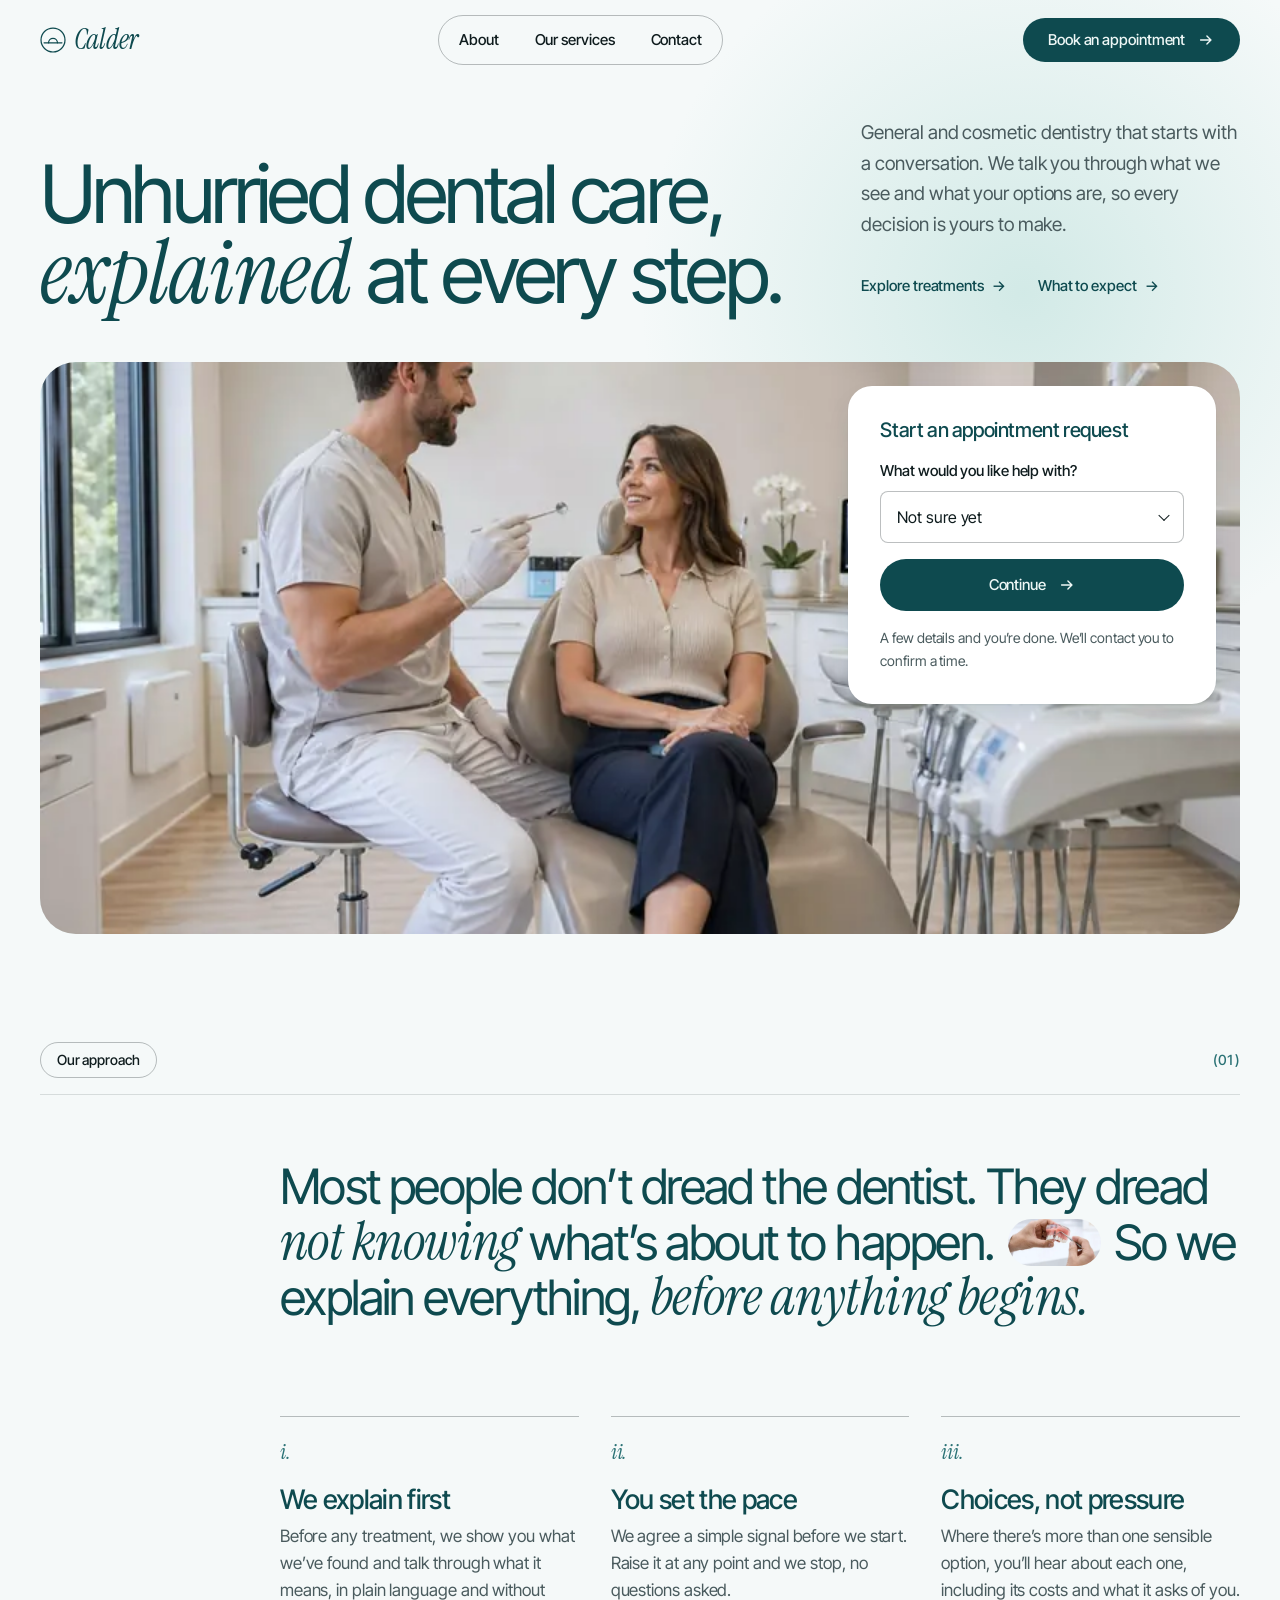
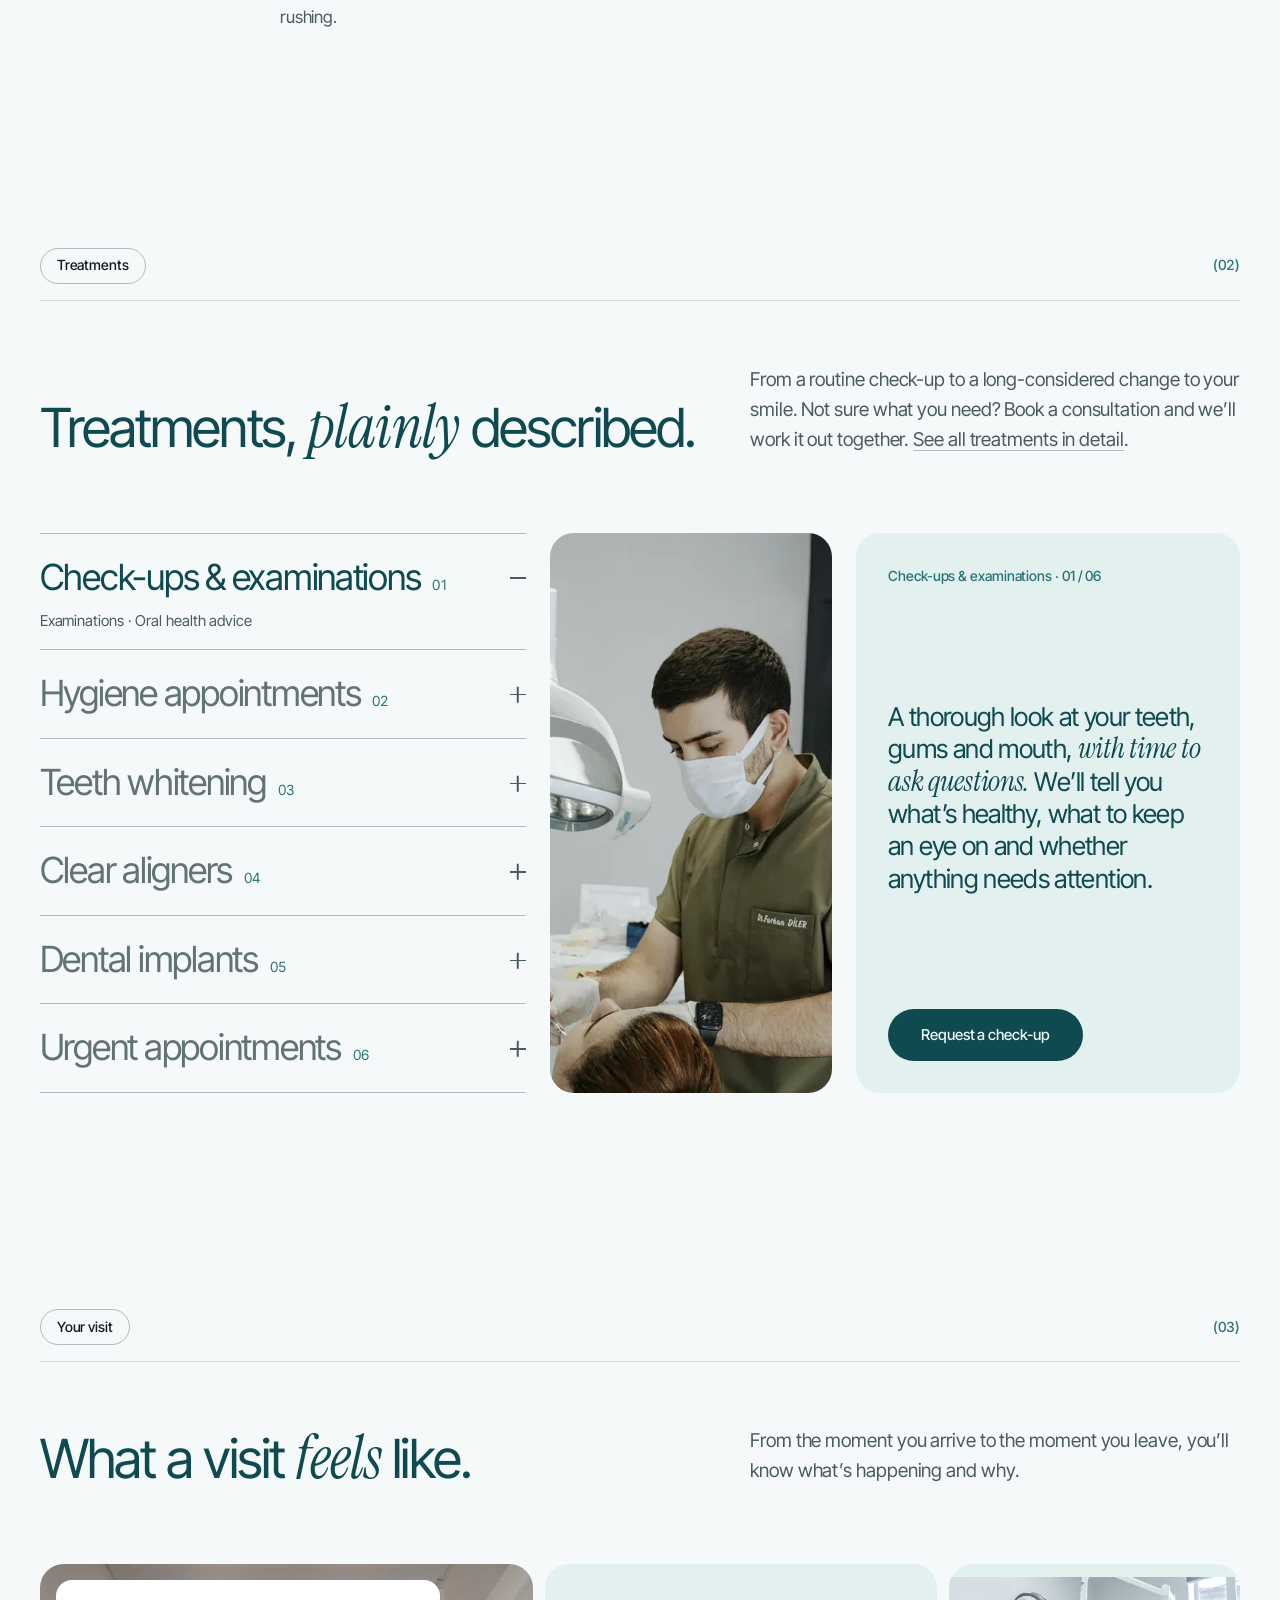
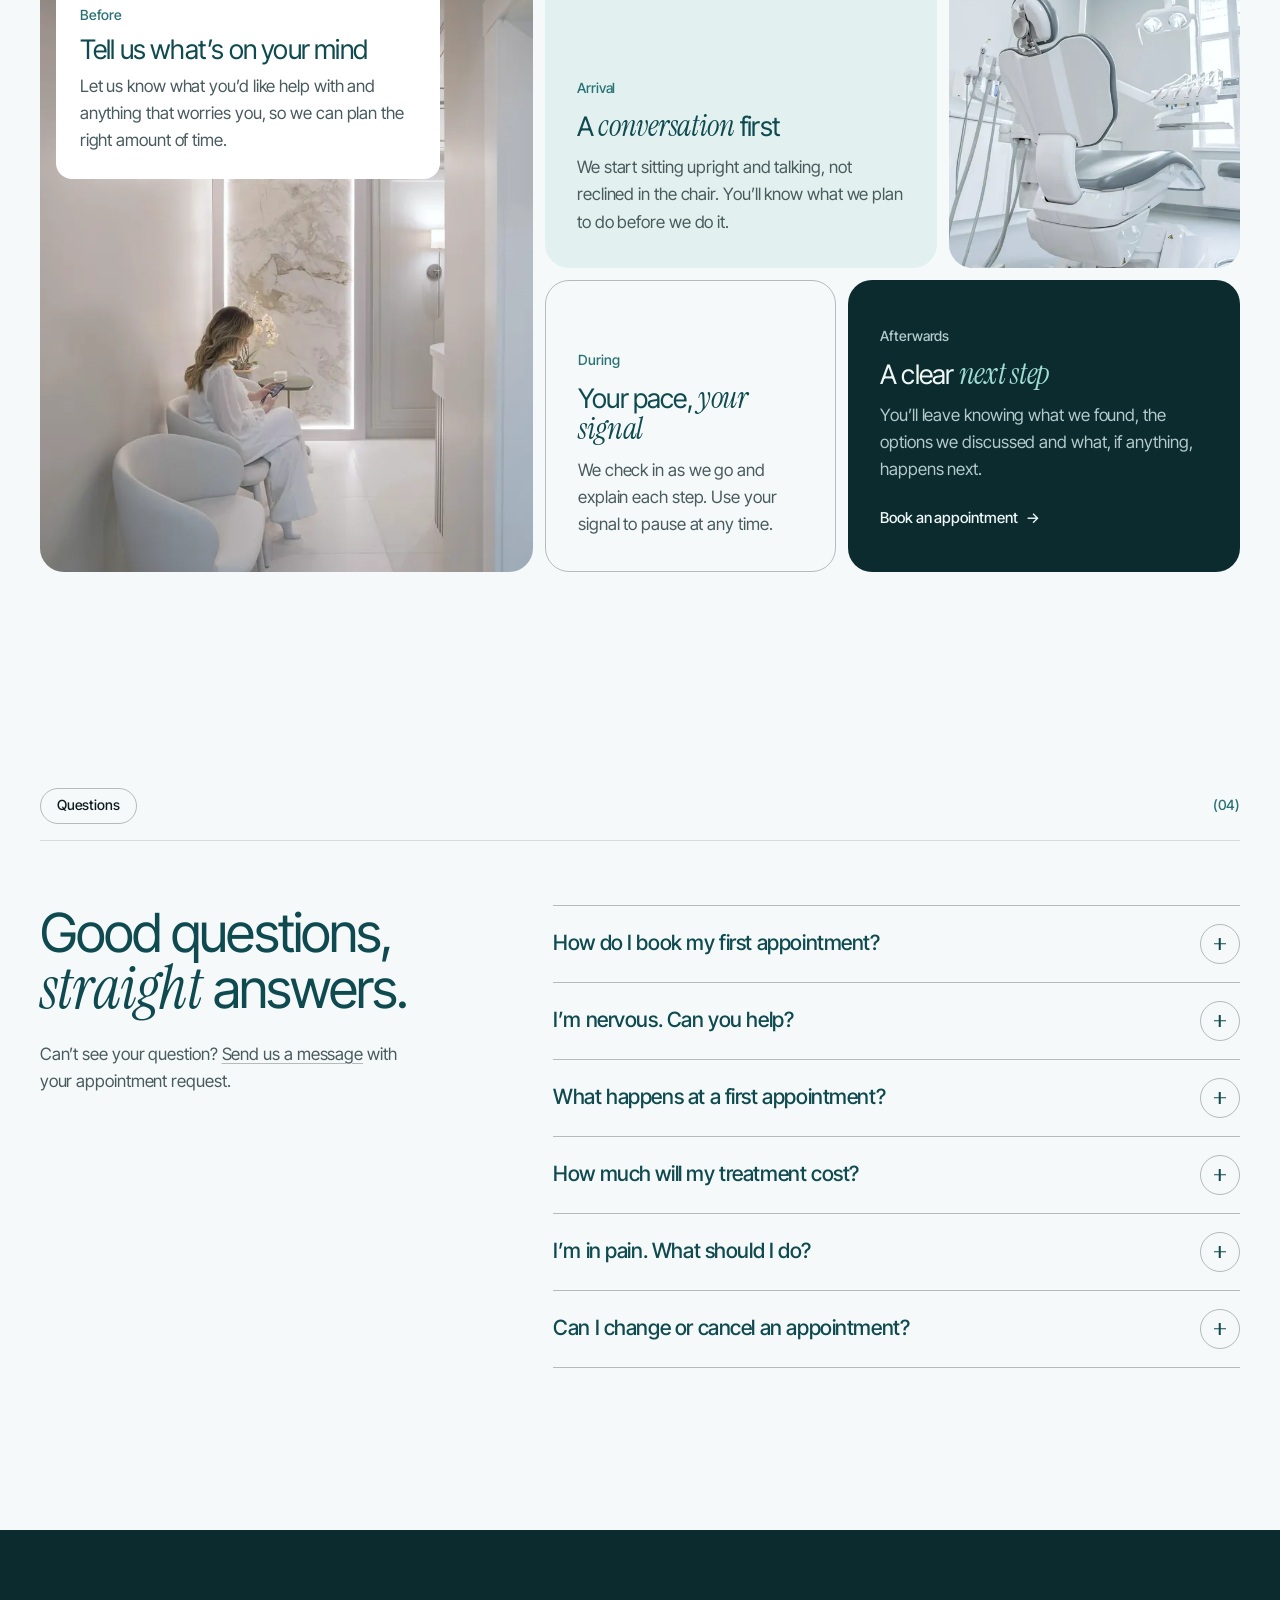
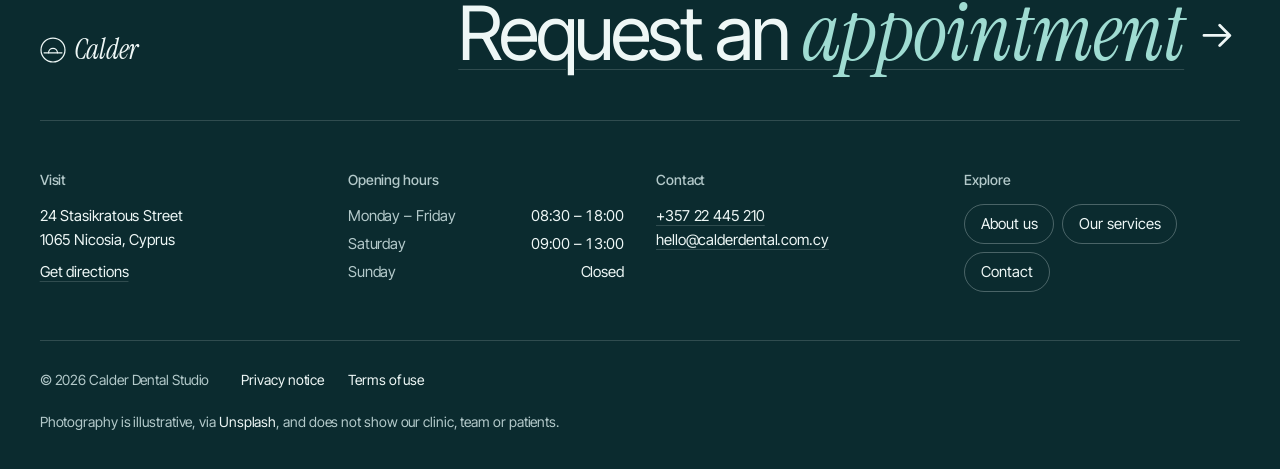
<file: index.html>
<!doctype html>
<html lang="en-GB">
<head>
  <meta charset="utf-8">
  <meta name="viewport" content="width=device-width, initial-scale=1">
  <title>Calder Dental Studio — Unhurried general &amp; cosmetic dentistry</title>
  <meta name="description" content="Calder Dental Studio offers calm, unhurried general and cosmetic dentistry. Every option is explained before treatment begins. Request an appointment online.">
  <meta name="theme-color" content="#F5F9F9">
  <link rel="icon" href="assets/favicon.svg" type="image/svg+xml">

  <link rel="preconnect" href="https://fonts.googleapis.com">
  <link rel="preconnect" href="https://fonts.gstatic.com" crossorigin>
  <link rel="stylesheet" href="https://fonts.googleapis.com/css2?family=Instrument+Serif:ital@0;1&family=Inter+Tight:wght@400;500;600&display=swap">
  <link rel="stylesheet" href="css/styles.css">
  <script>document.documentElement.classList.add('js');</script>
  <script src="js/main.js" defer></script>
</head>
<body>
  <a class="skip-link" href="#main">Skip to content</a>

  <!-- Sentinel: when it scrolls out of view the header switches to its solid state -->
  <div class="header-sentinel" aria-hidden="true"></div>

  <header class="site-header" data-header>
    <div class="site-header__inner container">
      <a class="logo" href="index.html" aria-label="Calder Dental Studio — home">
        <svg class="logo__mark" viewBox="0 0 32 32" aria-hidden="true">
          <circle cx="16" cy="16" r="14.75" />
          <path d="M5 19.5h22" />
          <path d="M10.5 19.5a5.5 5.5 0 0 1 11 0" />
        </svg>
        <span class="logo__word">Calder</span>
      </a>

      <nav class="primary-nav" aria-label="Main">
        <ul class="primary-nav__list">
          <li><a href="about.html">About</a></li>
          <li><a href="services.html">Our services</a></li>
          <li><a href="contact.html">Contact</a></li>
        </ul>
      </nav>

      <div class="site-header__actions">
        <a class="btn btn--primary btn--small" href="contact.html#request">
          <span class="hide-sm">Book an appointment</span><span class="show-sm">Book</span>
          <svg class="icon" viewBox="0 0 20 20" aria-hidden="true"><path d="M4 10h11M11 5.5 15.5 10 11 14.5" /></svg>
        </a>
        <button class="menu-toggle" type="button" aria-expanded="false" aria-controls="mobile-menu" data-menu-toggle>
          <span class="visually-hidden" data-menu-label>Open menu</span>
          <span class="menu-toggle__bars" aria-hidden="true"></span>
        </button>
      </div>
    </div>

    <div class="mobile-menu" id="mobile-menu" data-menu hidden>
      <nav class="container" aria-label="Mobile">
        <ul class="mobile-menu__list">
          <li><a href="about.html">About</a></li>
          <li><a href="services.html">Our services</a></li>
          <li><a href="contact.html">Contact</a></li>
        </ul>
        <a class="btn btn--primary btn--block" href="contact.html#request">Book an appointment</a>
      </nav>
    </div>
  </header>

  <main id="main">

    <!-- ============ HERO ============ -->
    <section class="hero" data-hero aria-labelledby="hero-title">
      <div class="container">
        <div class="hero__head">
          <h1 class="hero__title display" id="hero-title" data-reveal>
            Unhurried dental care, <em>explained</em> at every step.
          </h1>
          <div class="hero__aside" data-reveal>
            <p class="hero__lead">General and cosmetic dentistry that starts with a conversation. We talk you through what we see and what your options are, so every decision is yours to make.</p>
            <div class="hero__actions">
              <a class="link-arrow" href="#treatments">Explore treatments</a>
              <a class="link-arrow" href="#visit">What to expect</a>
            </div>
          </div>
        </div>

        <div class="hero__stage" data-reveal="image">
          <figure class="hero__figure">
            <picture>
              <source media="(max-width: 47.99em)" srcset="assets/images/hero-wide-800.webp" width="800" height="600">
              <img
                src="assets/images/hero-pano-1600.webp"
                srcset="assets/images/hero-pano-1000.webp 1000w, assets/images/hero-pano-1600.webp 1600w, assets/images/hero-pano-2200.webp 2200w"
                sizes="(min-width: 85em) 1240px, 92vw"
                width="1600" height="762"
                alt="A clinician sitting beside a smiling patient in a dental chair, chatting before an examination."
                fetchpriority="high">
            </picture>
          </figure>

          <!-- Quick start: opens the contact page form with the chosen treatment pre-selected (?treatment=…). -->
          <form class="quick" action="contact.html#request" method="get" data-quick aria-labelledby="quick-title">
            <h2 class="quick__title" id="quick-title">Start an appointment request</h2>
            <div class="field">
              <label for="q-treatment">What would you like help with?</label>
              <div class="select">
                <select id="q-treatment" name="treatment">
                  <option>Not sure yet</option>
                  <option>Check-up or examination</option>
                  <option>Hygiene appointment</option>
                  <option>Teeth whitening</option>
                  <option>Clear aligners</option>
                  <option>Implant consultation</option>
                  <option>Urgent appointment</option>
                </select>
              </div>
            </div>
            <button class="btn btn--primary btn--block" type="submit">
              Continue
              <svg class="icon" viewBox="0 0 20 20" aria-hidden="true"><path d="M4 10h11M11 5.5 15.5 10 11 14.5" /></svg>
            </button>
            <p class="quick__note">A few details and you’re done. We’ll contact you to confirm a time.</p>
          </form>
        </div>
      </div>
    </section>

    <!-- ============ APPROACH ============ -->
    <section class="section approach" id="approach" aria-labelledby="approach-title">
      <div class="container">
        <div class="label-row" data-reveal><span class="tag">Our approach</span><span class="count" aria-hidden="true">(01)</span></div>

        <h2 class="statement" id="approach-title" data-reveal>
          Most people don’t dread the dentist. They dread <em>not knowing</em> what’s about to happen.
          <span class="statement__img"><img src="assets/images/inline-480.webp" width="480" height="300" loading="lazy" decoding="async" alt=""></span>
          So we explain everything, <em>before anything begins.</em>
        </h2>

        <ol class="principles">
          <li class="principle" data-reveal>
            <span class="principle__num" aria-hidden="true">i.</span>
            <h3 class="principle__title">We explain first</h3>
            <p>Before any treatment, we show you what we’ve found and talk through what it means, in plain language and without rushing.</p>
          </li>
          <li class="principle" data-reveal>
            <span class="principle__num" aria-hidden="true">ii.</span>
            <h3 class="principle__title">You set the pace</h3>
            <p>We agree a simple signal before we start. Raise it at any point and we stop, no questions asked.</p>
          </li>
          <li class="principle" data-reveal>
            <span class="principle__num" aria-hidden="true">iii.</span>
            <h3 class="principle__title">Choices, not pressure</h3>
            <p>Where there’s more than one sensible option, you’ll hear about each one, including its costs and what it asks of you.</p>
          </li>
        </ol>
      </div>
    </section>

    <!-- ============ TREATMENTS ============ -->
    <section class="section treatments" id="treatments" aria-labelledby="treatments-title">
      <div class="container">
        <div class="label-row" data-reveal><span class="tag">Treatments</span><span class="count" aria-hidden="true">(02)</span></div>

        <div class="section-intro" data-reveal>
          <h2 class="h2" id="treatments-title">Treatments, <em>plainly</em> described.</h2>
          <p>From a routine check-up to a long-considered change to your smile. Not sure what you need? Book a consultation and we’ll work it out together. <a class="text-link" href="services.html">See all treatments in detail</a>.</p>
        </div>

        <div class="services" data-services>
          <ol class="services__list">
            <li class="svc is-active" data-svc="checkups">
              <h3 class="svc__head">
                <button class="svc__trigger" type="button" aria-expanded="true" aria-controls="svc-checkups">
                  <span class="svc__name">Check-ups &amp; examinations</span><span class="svc__num" aria-hidden="true">01</span>
                  <span class="svc__icon" aria-hidden="true"></span>
                </button>
              </h3>
              <p class="svc__sub">Examinations · Oral health advice</p>
              <div class="svc__more" id="svc-checkups">
                <img class="svc__thumb" src="assets/images/checkups-600.webp" width="600" height="750" loading="lazy" decoding="async" alt="A clinician in olive scrubs examining a reclining patient’s teeth.">
                <p class="svc__text">A thorough look at your teeth, gums and mouth, <em>with time to ask questions.</em> We’ll tell you what’s healthy, what to keep an eye on and whether anything needs attention.</p>
                <a class="btn btn--primary" href="contact.html?treatment=Check-up%20or%20examination#request">Request a check-up</a>
              </div>
            </li>
            <li class="svc" data-svc="hygiene">
              <h3 class="svc__head">
                <button class="svc__trigger" type="button" aria-expanded="false" aria-controls="svc-hygiene">
                  <span class="svc__name">Hygiene appointments</span><span class="svc__num" aria-hidden="true">02</span>
                  <span class="svc__icon" aria-hidden="true"></span>
                </button>
              </h3>
              <p class="svc__sub">Cleaning · Gum health</p>
              <div class="svc__more" id="svc-hygiene">
                <img class="svc__thumb" src="assets/images/hygiene-600.webp" width="600" height="750" loading="lazy" decoding="async" alt="A dental mirror held in the foreground with a treatment chair softly blurred behind.">
                <p class="svc__text">Gentle, careful cleaning to remove build-up and <em>support healthy gums,</em> plus practical advice you can use at home.</p>
                <a class="btn btn--primary" href="contact.html?treatment=Hygiene%20appointment#request">Request a hygiene visit</a>
              </div>
            </li>
            <li class="svc" data-svc="whitening">
              <h3 class="svc__head">
                <button class="svc__trigger" type="button" aria-expanded="false" aria-controls="svc-whitening">
                  <span class="svc__name">Teeth whitening</span><span class="svc__num" aria-hidden="true">03</span>
                  <span class="svc__icon" aria-hidden="true"></span>
                </button>
              </h3>
              <p class="svc__sub">Natural-looking brightening</p>
              <div class="svc__more" id="svc-whitening">
                <img class="svc__thumb" src="assets/images/whitening-600.webp" width="600" height="750" loading="lazy" decoding="async" alt="A young woman smiling naturally as she looks into a hand mirror.">
                <p class="svc__text">A <em>natural-looking</em> brightening of your own teeth. We’ll first check whether whitening suits you and explain what result is realistic.</p>
                <a class="btn btn--primary" href="contact.html?treatment=Teeth%20whitening#request">Ask about whitening</a>
              </div>
            </li>
            <li class="svc" data-svc="aligners">
              <h3 class="svc__head">
                <button class="svc__trigger" type="button" aria-expanded="false" aria-controls="svc-aligners">
                  <span class="svc__name">Clear aligners</span><span class="svc__num" aria-hidden="true">04</span>
                  <span class="svc__icon" aria-hidden="true"></span>
                </button>
              </h3>
              <p class="svc__sub">Removable, discreet straightening</p>
              <div class="svc__more" id="svc-aligners">
                <img class="svc__thumb" src="assets/images/aligners-600.webp" width="600" height="750" loading="lazy" decoding="async" alt="Hands holding a set of clear dental aligners and their storage case.">
                <p class="svc__text">Discreet, removable aligners that straighten teeth <em>gradually.</em> We’ll assess whether they’re right for you and explain the commitment involved.</p>
                <a class="btn btn--primary" href="contact.html?treatment=Clear%20aligners#request">Ask about aligners</a>
              </div>
            </li>
            <li class="svc" data-svc="implants">
              <h3 class="svc__head">
                <button class="svc__trigger" type="button" aria-expanded="false" aria-controls="svc-implants">
                  <span class="svc__name">Dental implants</span><span class="svc__num" aria-hidden="true">05</span>
                  <span class="svc__icon" aria-hidden="true"></span>
                </button>
              </h3>
              <p class="svc__sub">Replacing a missing tooth</p>
              <div class="svc__more" id="svc-implants">
                <img class="svc__thumb" src="assets/images/implants-600.webp" width="600" height="750" loading="lazy" decoding="async" alt="A gloved hand holding a model of a dental implant with its crown.">
                <p class="svc__text">A long-term way to replace a missing tooth. It starts with a detailed consultation, so you’ll understand <em>each stage, the timeline and the costs</em> before deciding.</p>
                <a class="btn btn--primary" href="contact.html?treatment=Implant%20consultation#request">Book a consultation</a>
              </div>
            </li>
            <li class="svc" data-svc="urgent">
              <h3 class="svc__head">
                <button class="svc__trigger" type="button" aria-expanded="false" aria-controls="svc-urgent">
                  <span class="svc__name">Urgent appointments</span><span class="svc__num" aria-hidden="true">06</span>
                  <span class="svc__icon" aria-hidden="true"></span>
                </button>
              </h3>
              <p class="svc__sub">Toothache · Chips · Lost fillings</p>
              <div class="svc__more" id="svc-urgent">
                <img class="svc__thumb" src="assets/images/urgent-600.webp" width="600" height="750" loading="lazy" decoding="async" alt="A bright, empty treatment room with a dental chair ready for the next patient.">
                <p class="svc__text">Toothache, a chipped tooth or a lost filling? Get in touch <em>as early in the day as you can</em> and we’ll do our best to see you promptly.</p>
                <a class="btn btn--primary" href="contact.html?treatment=Urgent%20appointment#request">Request an urgent visit</a>
              </div>
            </li>
          </ol>

          <!-- Desktop only: image + detail panel mirror the active treatment (filled by main.js) -->
          <div class="services__media" aria-hidden="true">
            <img class="is-active" data-media="checkups" src="assets/images/checkups-600.webp" srcset="assets/images/checkups-600.webp 600w, assets/images/checkups-1000.webp 1000w" sizes="28vw" width="600" height="750" loading="lazy" decoding="async" alt="">
            <img data-media="hygiene" src="assets/images/hygiene-600.webp" srcset="assets/images/hygiene-600.webp 600w, assets/images/hygiene-1000.webp 1000w" sizes="28vw" width="600" height="750" loading="lazy" decoding="async" alt="">
            <img data-media="whitening" src="assets/images/whitening-600.webp" srcset="assets/images/whitening-600.webp 600w, assets/images/whitening-1000.webp 1000w" sizes="28vw" width="600" height="750" loading="lazy" decoding="async" alt="">
            <img data-media="aligners" src="assets/images/aligners-600.webp" srcset="assets/images/aligners-600.webp 600w, assets/images/aligners-1000.webp 1000w" sizes="28vw" width="600" height="750" loading="lazy" decoding="async" alt="">
            <img data-media="implants" src="assets/images/implants-600.webp" srcset="assets/images/implants-600.webp 600w, assets/images/implants-1000.webp 1000w" sizes="28vw" width="600" height="750" loading="lazy" decoding="async" alt="">
            <img data-media="urgent" src="assets/images/urgent-600.webp" srcset="assets/images/urgent-600.webp 600w, assets/images/urgent-1000.webp 1000w" sizes="28vw" width="600" height="750" loading="lazy" decoding="async" alt="">
          </div>
          <div class="services__panel" data-services-panel aria-live="polite"></div>
        </div>
      </div>
    </section>

    <!-- ============ YOUR VISIT ============ -->
    <section class="section visit" id="visit" aria-labelledby="visit-title">
      <div class="container">
        <div class="label-row" data-reveal><span class="tag">Your visit</span><span class="count" aria-hidden="true">(03)</span></div>

        <div class="section-intro" data-reveal>
          <h2 class="h2" id="visit-title">What a visit <em>feels</em> like.</h2>
          <p>From the moment you arrive to the moment you leave, you’ll know what’s happening and why.</p>
        </div>

        <ol class="bento">
          <li class="bento__tile bento__tile--image bento__tile--tall" data-reveal="image">
            <img src="assets/images/experience-700.webp" srcset="assets/images/experience-700.webp 700w, assets/images/experience-1200.webp 1200w" sizes="(min-width: 64em) 40vw, 100vw" width="700" height="933" loading="lazy" decoding="async"
                 alt="A woman reading quietly in a softly lit, minimal waiting area.">
            <div class="bento__caption">
              <span class="bento__step">Before</span>
              <h3 class="bento__title">Tell us what’s on your mind</h3>
              <p>Let us know what you’d like help with and anything that worries you, so we can plan the right amount of time.</p>
            </div>
          </li>
          <li class="bento__tile bento__tile--mist" data-reveal>
            <span class="bento__step">Arrival</span>
            <h3 class="bento__title">A <em>conversation</em> first</h3>
            <p>We start sitting upright and talking, not reclined in the chair. You’ll know what we plan to do before we do it.</p>
          </li>
          <li class="bento__tile bento__tile--image bento__tile--room" data-reveal="image">
            <img src="assets/images/room-500.webp" srcset="assets/images/room-500.webp 500w, assets/images/room-800.webp 800w" sizes="(min-width: 64em) 24vw, 100vw" width="500" height="500" loading="lazy" decoding="async"
                 alt="A white treatment chair beside a large window filled with daylight.">
          </li>
          <li class="bento__tile bento__tile--line" data-reveal>
            <span class="bento__step">During</span>
            <h3 class="bento__title">Your pace, <em>your signal</em></h3>
            <p>We check in as we go and explain each step. Use your signal to pause at any time.</p>
          </li>
          <li class="bento__tile bento__tile--dark" data-reveal>
            <span class="bento__step">Afterwards</span>
            <h3 class="bento__title">A clear <em>next step</em></h3>
            <p>You’ll leave knowing what we found, the options we discussed and what, if anything, happens next.</p>
            <a class="link-arrow link-arrow--light" href="contact.html#request">Book an appointment</a>
          </li>
        </ol>
      </div>
    </section>

    <!-- ============ FAQS ============ -->
    <section class="section faqs" id="faqs" aria-labelledby="faqs-title">
      <div class="container">
        <div class="label-row" data-reveal><span class="tag">Questions</span><span class="count" aria-hidden="true">(04)</span></div>

        <div class="faqs__grid">
          <div class="faqs__head" data-reveal>
            <h2 class="h2" id="faqs-title">Good questions, <em>straight</em> answers.</h2>
            <p>Can’t see your question? <a class="text-link" href="contact.html#request">Send us a message</a> with your appointment request.</p>
          </div>

          <div class="accordion" data-reveal>
            <details class="accordion__item">
              <summary class="accordion__summary">How do I book my first appointment?<span class="accordion__icon" aria-hidden="true"></span></summary>
              <div class="accordion__content">
                <p>Fill in the appointment request form on our <a class="text-link" href="contact.html#request">contact page</a>. The team will contact you to agree a time that suits you. Your appointment is only confirmed once you’ve heard back from us.</p>
              </div>
            </details>
            <details class="accordion__item">
              <summary class="accordion__summary">I’m nervous. Can you help?<span class="accordion__icon" aria-hidden="true"></span></summary>
              <div class="accordion__content">
                <p>Yes. Mention it when you get in touch and we’ll plan extra time. Your first visit can simply be a conversation, and you can pause at any point with a signal we agree together.</p>
              </div>
            </details>
            <details class="accordion__item">
              <summary class="accordion__summary">What happens at a first appointment?<span class="accordion__icon" aria-hidden="true"></span></summary>
              <div class="accordion__content">
                <p>We’ll ask about your dental and general health and what you’d like help with, then examine your teeth, gums and mouth. Afterwards we explain what we found and talk through any options.</p>
              </div>
            </details>
            <details class="accordion__item">
              <summary class="accordion__summary">How much will my treatment cost?<span class="accordion__icon" aria-hidden="true"></span></summary>
              <div class="accordion__content">
                <p>It depends on what you need, so we can’t give a reliable figure until we’ve seen you. After your examination we’ll explain your options and their costs before any treatment begins.</p>
              </div>
            </details>
            <details class="accordion__item">
              <summary class="accordion__summary">I’m in pain. What should I do?<span class="accordion__icon" aria-hidden="true"></span></summary>
              <div class="accordion__content">
                <p>Contact us as early in the day as you can and we’ll do our best to help. If you have swelling that affects your breathing, swallowing or eye, or bleeding that won’t stop, call 999 or go to A&amp;E. Outside our hours, NHS 111 can advise you.</p>
              </div>
            </details>
            <details class="accordion__item">
              <summary class="accordion__summary">Can I change or cancel an appointment?<span class="accordion__icon" aria-hidden="true"></span></summary>
              <div class="accordion__content">
                <p>Of course. Please let us know as soon as you can, so we can offer the time to someone else and find a new one for you.</p>
              </div>
            </details>
          </div>
        </div>
      </div>
    </section>

  </main>

  <!-- ============ FOOTER ============ -->
  <footer class="site-footer">
    <div class="container">
      <div class="site-footer__top">
        <a class="logo logo--light" href="index.html" aria-label="Calder Dental Studio — home">
          <svg class="logo__mark" viewBox="0 0 32 32" aria-hidden="true">
            <circle cx="16" cy="16" r="14.75" />
            <path d="M5 19.5h22" />
            <path d="M10.5 19.5a5.5 5.5 0 0 1 11 0" />
          </svg>
          <span class="logo__word">Calder</span>
        </a>
        <a class="site-footer__big" href="contact.html#request">Request an <em>appointment</em><svg class="icon" viewBox="0 0 20 20" aria-hidden="true"><path d="M4 10h11M11 5.5 15.5 10 11 14.5" /></svg></a>
      </div>

      <!-- SAMPLE CLINIC DETAILS: fictional address, phone, email and hours for demonstration. Replace with the real details before launch (also in contact.html). -->
      <div class="site-footer__cols">
        <div>
          <h2 class="site-footer__heading">Visit</h2>
          <address class="site-footer__address">24 Stasikratous Street<br>1065 Nicosia, Cyprus</address>
          <p><a href="https://www.google.com/maps/search/?api=1&amp;query=24+Stasikratous+Street%2C+1065+Nicosia%2C+Cyprus" rel="noopener">Get directions</a></p>
        </div>
        <div>
          <h2 class="site-footer__heading">Opening hours</h2>
          <ul class="hours hours--light"><li><span>Monday – Friday</span><span>08:30 – 18:00</span></li><li><span>Saturday</span><span>09:00 – 13:00</span></li><li><span>Sunday</span><span>Closed</span></li></ul>
        </div>
        <div>
          <h2 class="site-footer__heading">Contact</h2>
          <p><a href="tel:+35722445210">+357 22 445 210</a><br><a href="mailto:hello@calderdental.com.cy">hello@calderdental.com.cy</a></p>
        </div>
        <nav aria-label="Footer">
          <h2 class="site-footer__heading">Explore</h2>
          <ul class="site-footer__links">
            <li><a href="about.html">About us</a></li>
            <li><a href="services.html">Our services</a></li>
            <li><a href="contact.html">Contact</a></li>
          </ul>
        </nav>
      </div>

      <div class="site-footer__bottom">
        <p>© <span data-year>2026</span> Calder Dental Studio</p>
        <ul class="site-footer__legal">
          <li><a href="privacy.html">Privacy notice</a></li>
          <li><a href="terms.html">Terms of use</a></li>
        </ul>
        <p class="site-footer__credit">Photography is illustrative, via <a href="https://unsplash.com" rel="noopener">Unsplash</a>, and does not show our clinic, team or patients.</p>
      </div>
    </div>
  </footer>
</body>
</html>
</file>
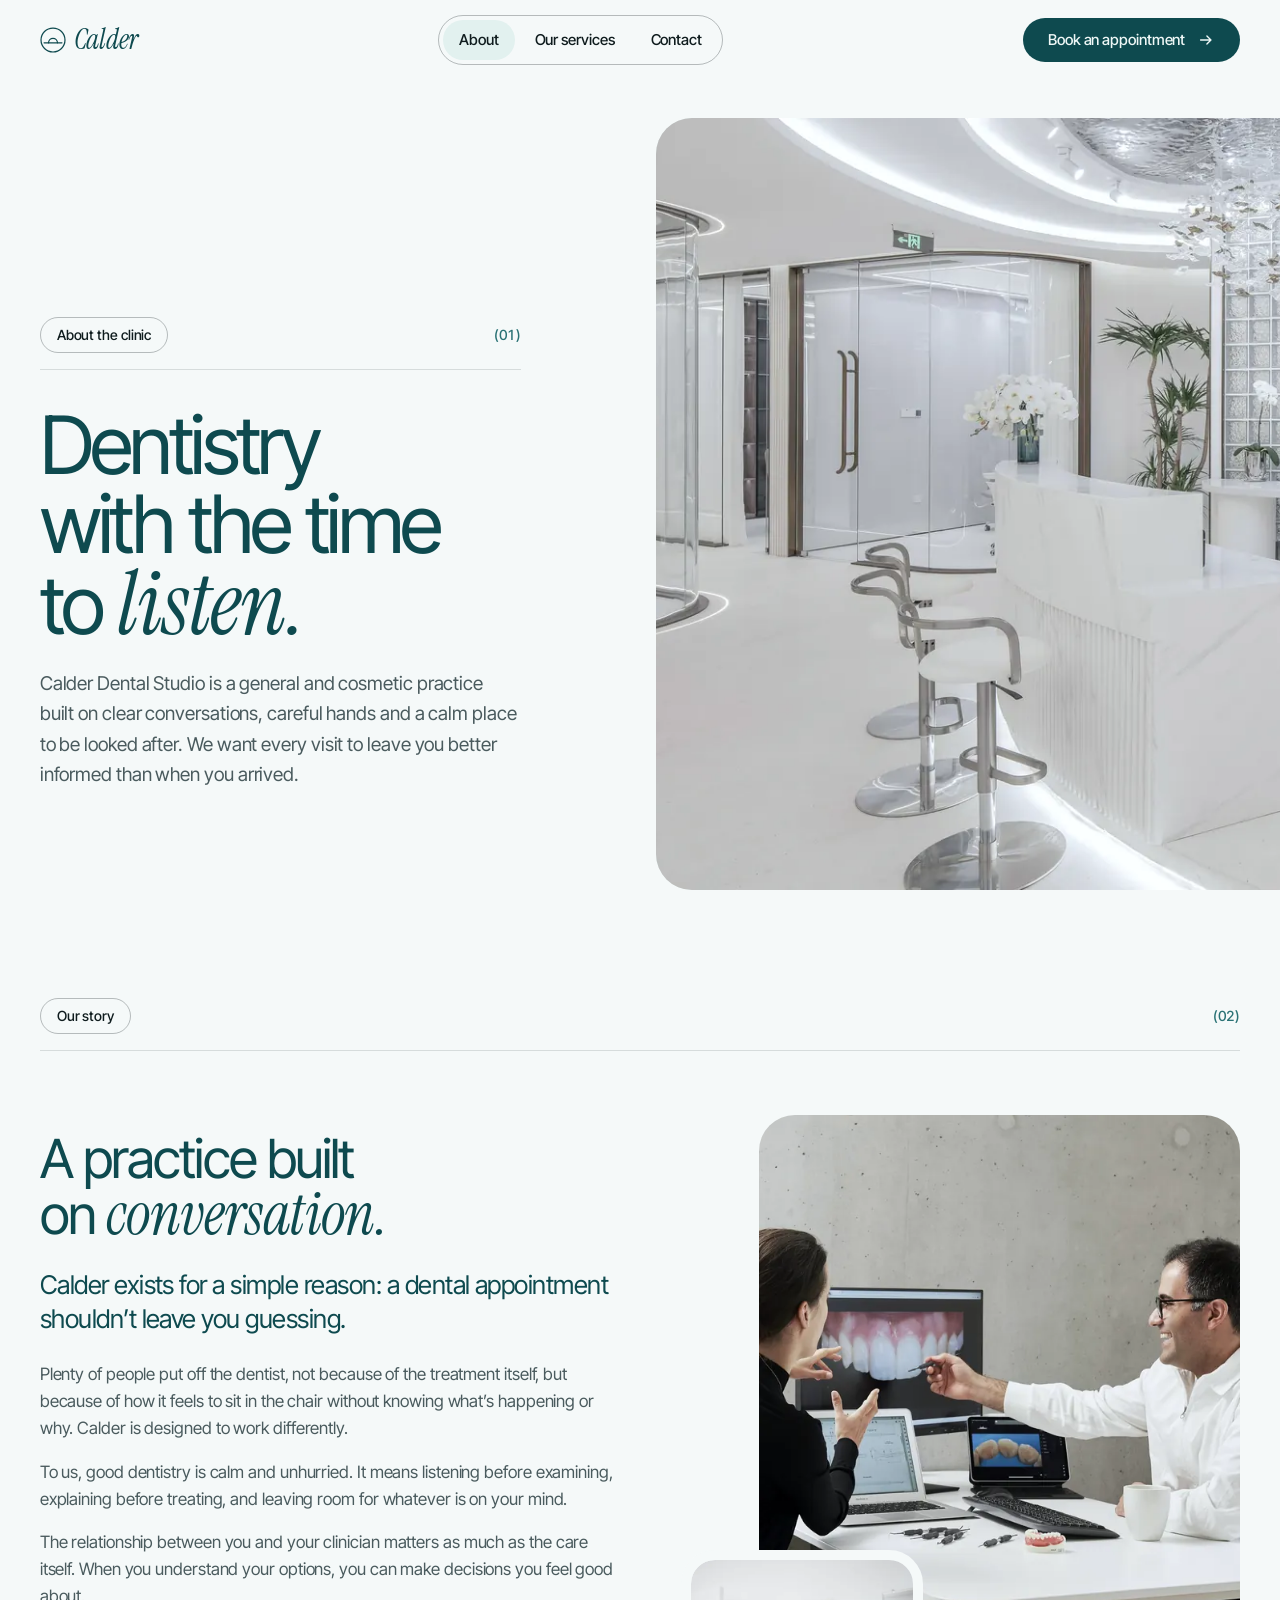
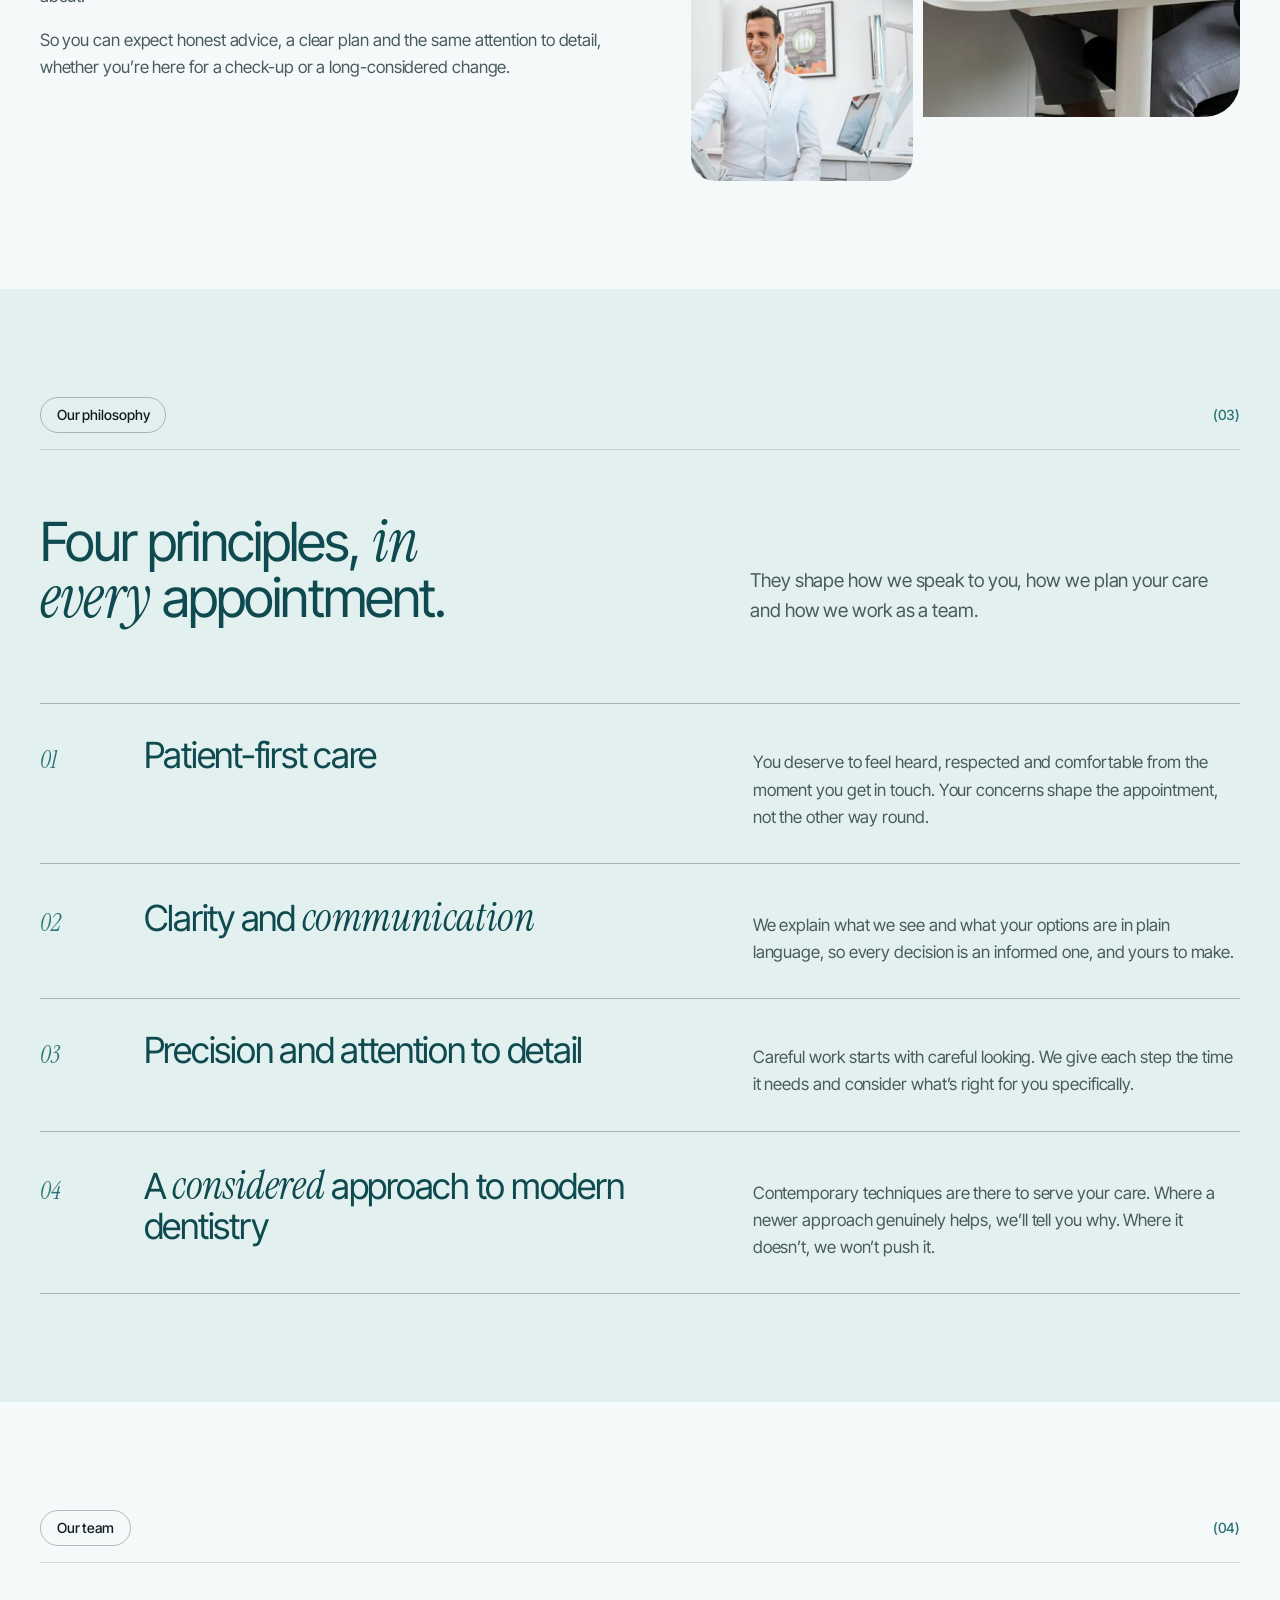
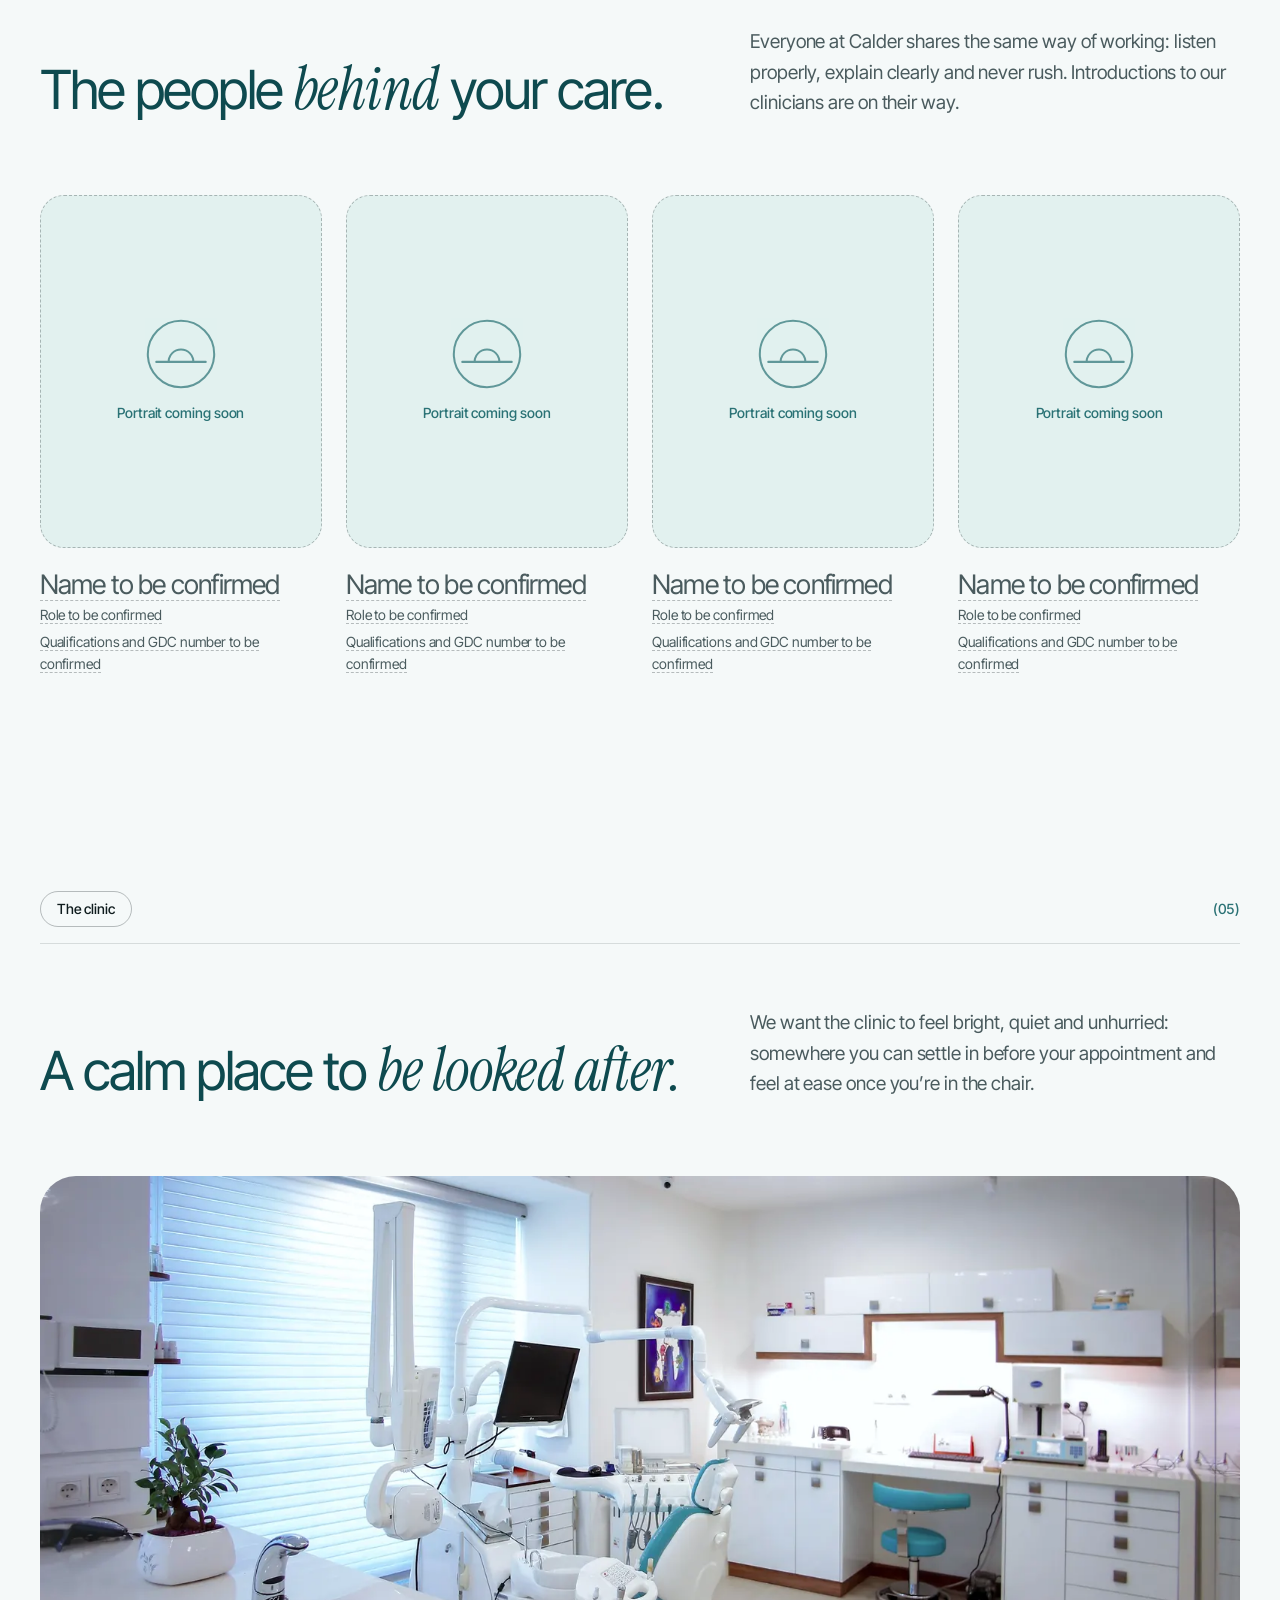
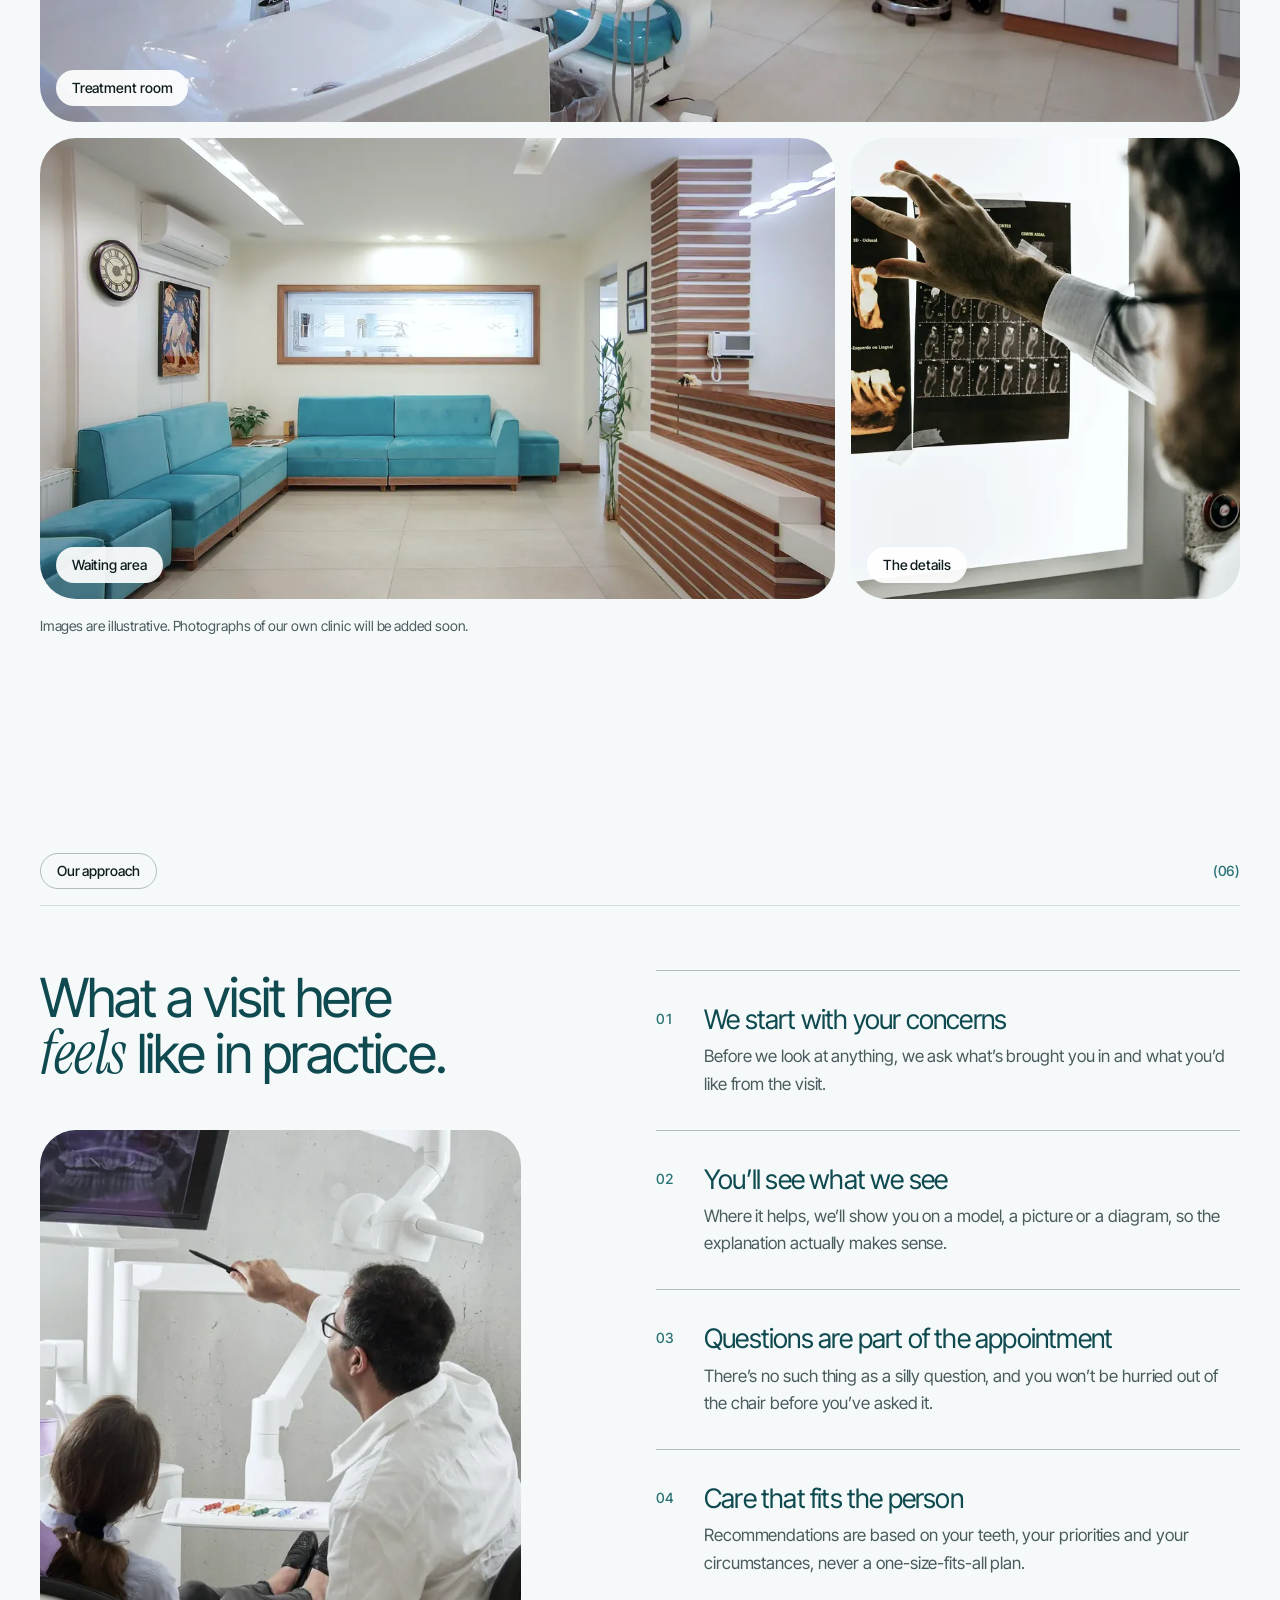
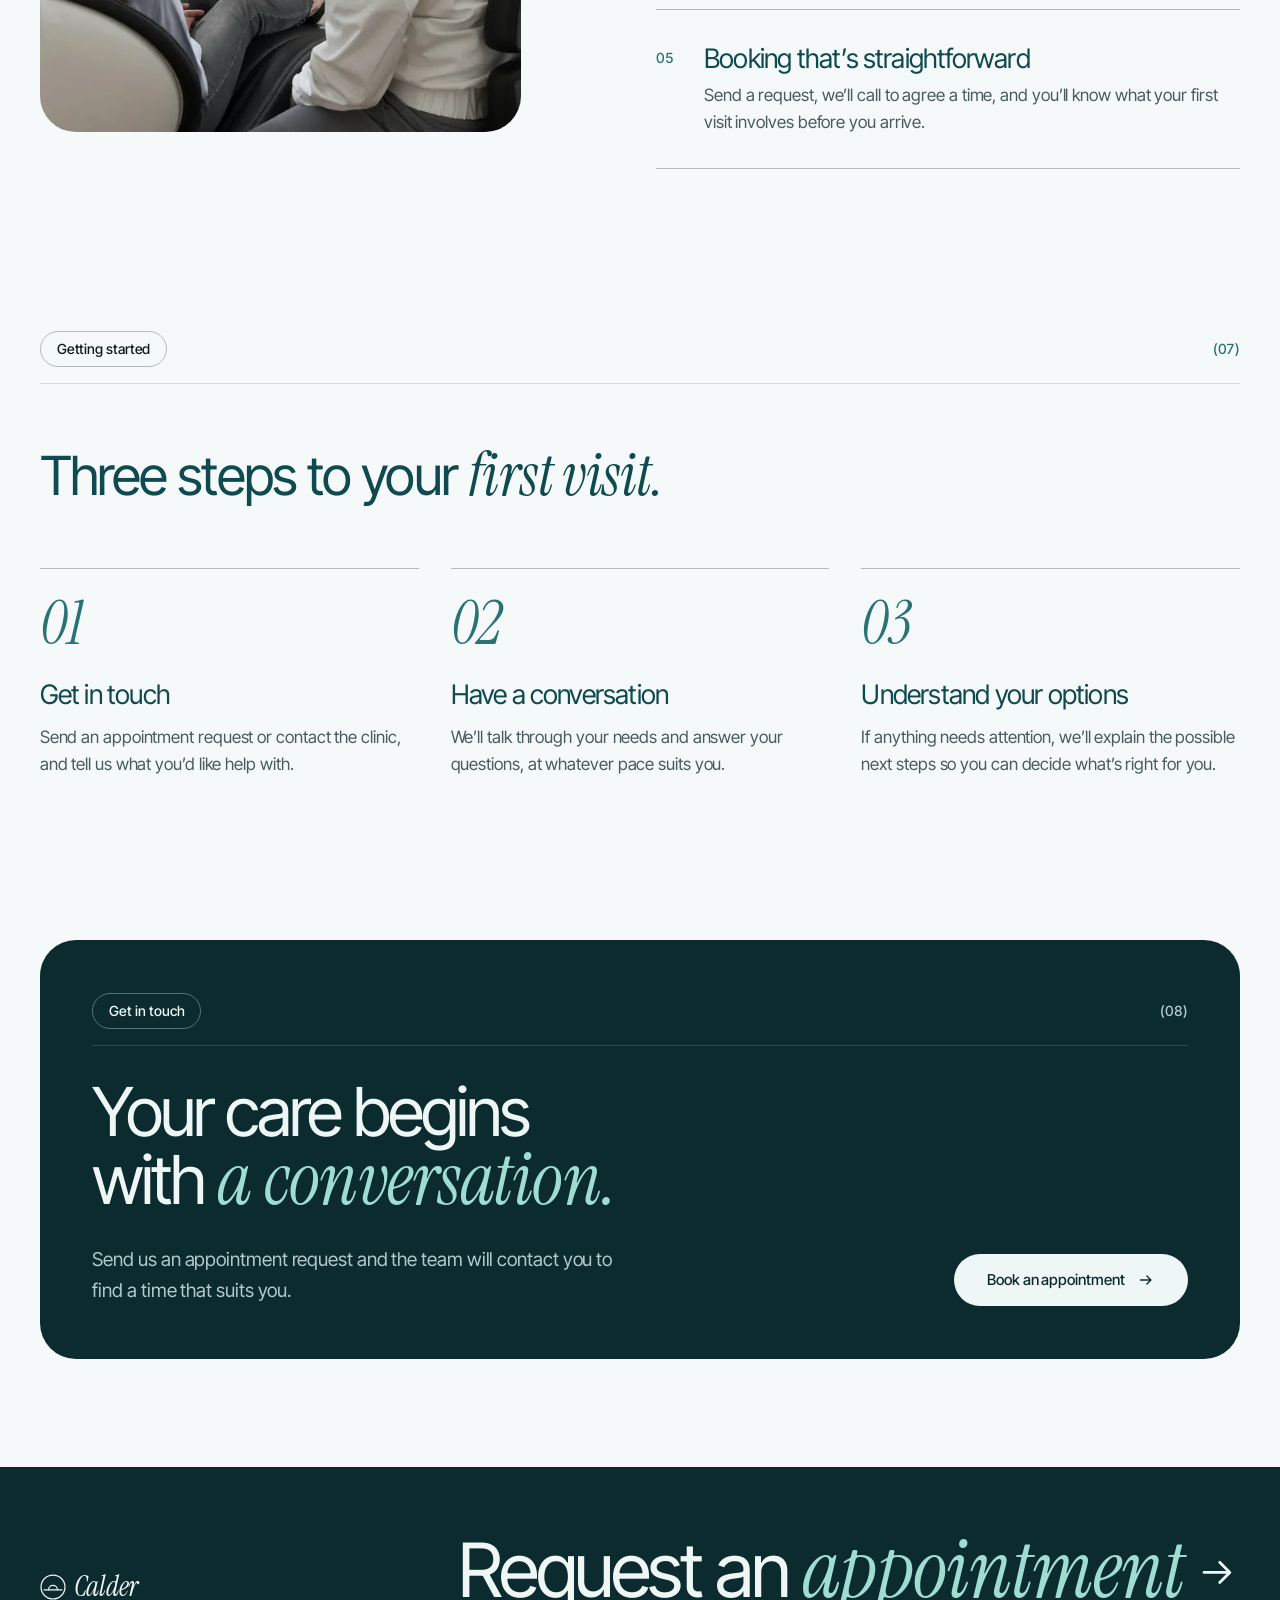
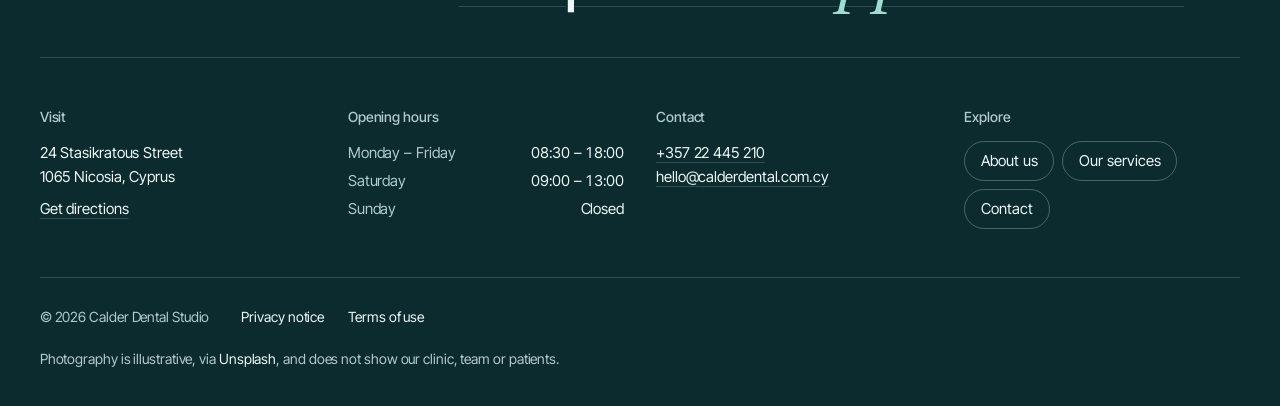
<file: about.html>
<!doctype html>
<html lang="en-GB">
<head>
  <meta charset="utf-8">
  <meta name="viewport" content="width=device-width, initial-scale=1">
  <title>About us — Calder Dental Studio</title>
  <meta name="description" content="Meet Calder Dental Studio: a calm, unhurried general and cosmetic practice built on clear conversations, careful care and a welcoming place to be looked after.">
  <meta name="theme-color" content="#F5F9F9">
  <link rel="icon" href="assets/favicon.svg" type="image/svg+xml">

  <link rel="preconnect" href="https://fonts.googleapis.com">
  <link rel="preconnect" href="https://fonts.gstatic.com" crossorigin>
  <link rel="stylesheet" href="https://fonts.googleapis.com/css2?family=Instrument+Serif:ital@0;1&family=Inter+Tight:wght@400;500;600&display=swap">
  <link rel="stylesheet" href="css/styles.css">
  <script>document.documentElement.classList.add('js');</script>
  <script src="js/main.js" defer></script>
</head>
<body>
  <a class="skip-link" href="#main">Skip to content</a>

  <!-- Sentinel: when it scrolls out of view the header switches to its solid state -->
  <div class="header-sentinel" aria-hidden="true"></div>

  <header class="site-header" data-header>
    <div class="site-header__inner container">
      <a class="logo" href="index.html" aria-label="Calder Dental Studio — home">
        <svg class="logo__mark" viewBox="0 0 32 32" aria-hidden="true">
          <circle cx="16" cy="16" r="14.75" />
          <path d="M5 19.5h22" />
          <path d="M10.5 19.5a5.5 5.5 0 0 1 11 0" />
        </svg>
        <span class="logo__word">Calder</span>
      </a>

      <nav class="primary-nav" aria-label="Main">
        <ul class="primary-nav__list">
          <li><a href="about.html" aria-current="page">About</a></li>
          <li><a href="services.html">Our services</a></li>
          <li><a href="contact.html">Contact</a></li>
        </ul>
      </nav>

      <div class="site-header__actions">
        <a class="btn btn--primary btn--small" href="contact.html#request">
          <span class="hide-sm">Book an appointment</span><span class="show-sm">Book</span>
          <svg class="icon" viewBox="0 0 20 20" aria-hidden="true"><path d="M4 10h11M11 5.5 15.5 10 11 14.5" /></svg>
        </a>
        <button class="menu-toggle" type="button" aria-expanded="false" aria-controls="mobile-menu" data-menu-toggle>
          <span class="visually-hidden" data-menu-label>Open menu</span>
          <span class="menu-toggle__bars" aria-hidden="true"></span>
        </button>
      </div>
    </div>

    <div class="mobile-menu" id="mobile-menu" data-menu hidden>
      <nav class="container" aria-label="Mobile">
        <ul class="mobile-menu__list">
          <li><a href="about.html" aria-current="page">About</a></li>
          <li><a href="services.html">Our services</a></li>
          <li><a href="contact.html">Contact</a></li>
        </ul>
        <a class="btn btn--primary btn--block" href="contact.html#request">Book an appointment</a>
      </nav>
    </div>
  </header>

  <main id="main" class="about">

    <!-- ============ 01 · ABOUT HERO ============ -->
    <section class="about-hero" data-hero aria-labelledby="about-title">
      <div class="container about-hero__grid">
        <div class="about-hero__copy">
          <div class="label-row" data-reveal><span class="tag">About the clinic</span><span class="count" aria-hidden="true">(01)</span></div>
          <h1 class="display about-hero__title" id="about-title" data-reveal>Dentistry with the time to <em>listen.</em></h1>
          <p class="about-hero__lead" data-reveal>Calder Dental Studio is a general and cosmetic practice built on clear conversations, careful hands and a calm place to be looked after. We want every visit to leave you better informed than when you arrived.</p>
          <a class="link-arrow about-hero__cue" href="#story" data-reveal>Read our story</a>
        </div>

        <figure class="about-hero__figure" data-reveal="image">
          <picture>
            <source media="(max-width: 47.99em)" srcset="assets/images/about-hero-sq-800.webp" width="800" height="800">
            <img src="assets/images/about-hero-1000.webp"
                 srcset="assets/images/about-hero-600.webp 600w, assets/images/about-hero-1000.webp 1000w, assets/images/about-hero-1400.webp 1400w"
                 sizes="(min-width: 64em) 52vw, 100vw"
                 width="1000" height="1250"
                 alt="A bright, white reception area with curved ceiling lights, glass doors and soft seating."
                 fetchpriority="high">
          </picture>
        </figure>
      </div>
    </section>

    <!-- ============ 02 · OUR STORY ============ -->
    <section class="section story" id="story" aria-labelledby="story-title">
      <div class="container">
        <div class="label-row" data-reveal><span class="tag">Our story</span><span class="count" aria-hidden="true">(02)</span></div>

        <div class="story__grid">
          <div class="story__copy">
            <h2 class="h2" id="story-title" data-reveal>A practice built on <em>conversation.</em></h2>
            <p class="story__lead" data-reveal>Calder exists for a simple reason: a dental appointment shouldn’t leave you guessing.</p>
            <div class="story__body" data-reveal>
              <p>Plenty of people put off the dentist, not because of the treatment itself, but because of how it feels to sit in the chair without knowing what’s happening or why. Calder is designed to work differently.</p>
              <p>To us, good dentistry is calm and unhurried. It means listening before examining, explaining before treating, and leaving room for whatever is on your mind.</p>
              <p>The relationship between you and your clinician matters as much as the care itself. When you understand your options, you can make decisions you feel good about.</p>
              <p>So you can expect honest advice, a clear plan and the same attention to detail, whether you’re here for a check-up or a long-considered change.</p>
            </div>
          </div>

          <div class="story__media">
            <figure class="story__main" data-reveal="image">
              <img src="assets/images/about-story-600.webp"
                   srcset="assets/images/about-story-600.webp 600w, assets/images/about-story-1000.webp 1000w"
                   sizes="(min-width: 64em) 38vw, 100vw"
                   width="600" height="750" loading="lazy" decoding="async"
                   alt="A clinician at a desk talking a patient through images of teeth on a large screen.">
            </figure>
            <figure class="story__inset" data-reveal="image">
              <img src="assets/images/about-inset-500.webp" width="500" height="500" loading="lazy" decoding="async"
                   alt="A smiling clinician in a white jacket mid-conversation in a treatment room.">
            </figure>
          </div>
        </div>
      </div>
    </section>

    <!-- ============ 03 · OUR PHILOSOPHY ============ -->
    <section class="section section--mist philosophy" aria-labelledby="philosophy-title">
      <div class="container">
        <div class="label-row" data-reveal><span class="tag">Our philosophy</span><span class="count" aria-hidden="true">(03)</span></div>

        <div class="section-intro" data-reveal>
          <h2 class="h2" id="philosophy-title">Four principles, <em>in every</em> appointment.</h2>
          <p>They shape how we speak to you, how we plan your care and how we work as a team.</p>
        </div>

        <ol class="tenets">
          <li class="tenet" data-reveal>
            <span class="tenet__num" aria-hidden="true">01</span>
            <h3 class="tenet__title">Patient-first care</h3>
            <p>You deserve to feel heard, respected and comfortable from the moment you get in touch. Your concerns shape the appointment, not the other way round.</p>
          </li>
          <li class="tenet" data-reveal>
            <span class="tenet__num" aria-hidden="true">02</span>
            <h3 class="tenet__title">Clarity and <em>communication</em></h3>
            <p>We explain what we see and what your options are in plain language, so every decision is an informed one, and yours to make.</p>
          </li>
          <li class="tenet" data-reveal>
            <span class="tenet__num" aria-hidden="true">03</span>
            <h3 class="tenet__title">Precision and attention to detail</h3>
            <p>Careful work starts with careful looking. We give each step the time it needs and consider what’s right for you specifically.</p>
          </li>
          <li class="tenet" data-reveal>
            <span class="tenet__num" aria-hidden="true">04</span>
            <h3 class="tenet__title">A <em>considered</em> approach to modern dentistry</h3>
            <p>Contemporary techniques are there to serve your care. Where a newer approach genuinely helps, we’ll tell you why. Where it doesn’t, we won’t push it.</p>
          </li>
        </ol>
      </div>
    </section>

    <!-- ============ 04 · THE PEOPLE BEHIND THE CARE ============ -->
    <!--
      TEAM CONTENT REQUIRED. No verified team information has been supplied, so these profiles are
      clearly marked placeholders. To publish a profile:
        1. Replace .profile__portrait's contents with:
           <img src="assets/images/team-NAME.webp" width="800" height="1000" loading="lazy" alt="Portrait of NAME, ROLE">
           and remove the .profile__portrait--placeholder class and aria-hidden attribute.
        2. Replace each .tbc span with the verified name, role and qualifications (including GDC number).
        3. Optionally add <p class="profile__bio">…</p> with a short, approved introduction.
        Add or remove <li class="profile"> items to match the real team.
    -->
    <section class="section people" id="team" aria-labelledby="people-title">
      <div class="container">
        <div class="label-row" data-reveal><span class="tag">Our team</span><span class="count" aria-hidden="true">(04)</span></div>

        <div class="section-intro" data-reveal>
          <h2 class="h2" id="people-title">The people <em>behind</em> your care.</h2>
          <p>Everyone at Calder shares the same way of working: listen properly, explain clearly and never rush. Introductions to our clinicians are on their way.</p>
        </div>

        <ul class="profiles">
          <li class="profile" data-reveal>
            <div class="profile__portrait profile__portrait--placeholder" aria-hidden="true">
              <svg class="profile__mark" viewBox="0 0 32 32"><circle cx="16" cy="16" r="14.75" /><path d="M5 19.5h22" /><path d="M10.5 19.5a5.5 5.5 0 0 1 11 0" /></svg>
              <span>Portrait coming soon</span>
            </div>
            <h3 class="profile__name"><span class="tbc">Name to be confirmed</span></h3>
            <p class="profile__role"><span class="tbc">Role to be confirmed</span></p>
            <p class="profile__meta"><span class="tbc">Qualifications and GDC number to be confirmed</span></p>
          </li>
          <li class="profile" data-reveal>
            <div class="profile__portrait profile__portrait--placeholder" aria-hidden="true">
              <svg class="profile__mark" viewBox="0 0 32 32"><circle cx="16" cy="16" r="14.75" /><path d="M5 19.5h22" /><path d="M10.5 19.5a5.5 5.5 0 0 1 11 0" /></svg>
              <span>Portrait coming soon</span>
            </div>
            <h3 class="profile__name"><span class="tbc">Name to be confirmed</span></h3>
            <p class="profile__role"><span class="tbc">Role to be confirmed</span></p>
            <p class="profile__meta"><span class="tbc">Qualifications and GDC number to be confirmed</span></p>
          </li>
          <li class="profile" data-reveal>
            <div class="profile__portrait profile__portrait--placeholder" aria-hidden="true">
              <svg class="profile__mark" viewBox="0 0 32 32"><circle cx="16" cy="16" r="14.75" /><path d="M5 19.5h22" /><path d="M10.5 19.5a5.5 5.5 0 0 1 11 0" /></svg>
              <span>Portrait coming soon</span>
            </div>
            <h3 class="profile__name"><span class="tbc">Name to be confirmed</span></h3>
            <p class="profile__role"><span class="tbc">Role to be confirmed</span></p>
            <p class="profile__meta"><span class="tbc">Qualifications and GDC number to be confirmed</span></p>
          </li>
          <li class="profile" data-reveal>
            <div class="profile__portrait profile__portrait--placeholder" aria-hidden="true">
              <svg class="profile__mark" viewBox="0 0 32 32"><circle cx="16" cy="16" r="14.75" /><path d="M5 19.5h22" /><path d="M10.5 19.5a5.5 5.5 0 0 1 11 0" /></svg>
              <span>Portrait coming soon</span>
            </div>
            <h3 class="profile__name"><span class="tbc">Name to be confirmed</span></h3>
            <p class="profile__role"><span class="tbc">Role to be confirmed</span></p>
            <p class="profile__meta"><span class="tbc">Qualifications and GDC number to be confirmed</span></p>
          </li>
        </ul>
      </div>
    </section>

    <!-- ============ 05 · THE CLINIC ENVIRONMENT ============ -->
    <section class="section environment" aria-labelledby="environment-title">
      <div class="container">
        <div class="label-row" data-reveal><span class="tag">The clinic</span><span class="count" aria-hidden="true">(05)</span></div>

        <div class="section-intro" data-reveal>
          <h2 class="h2" id="environment-title">A calm place to <em>be looked after.</em></h2>
          <p>We want the clinic to feel bright, quiet and unhurried: somewhere you can settle in before your appointment and feel at ease once you’re in the chair.</p>
        </div>

        <div class="gallery">
          <figure class="gallery__wide" data-reveal="image">
            <img src="assets/images/about-room-1600.webp"
                 srcset="assets/images/about-room-1000.webp 1000w, assets/images/about-room-1600.webp 1600w, assets/images/about-room-2200.webp 2200w"
                 sizes="(min-width: 85em) 1270px, 94vw"
                 width="1600" height="727" loading="lazy" decoding="async"
                 alt="A bright treatment room with a dental chair, white cabinetry and daylight through slatted blinds.">
            <figcaption class="gallery__caption">Treatment room</figcaption>
          </figure>
          <figure class="gallery__lounge" data-reveal="image">
            <img src="assets/images/about-lounge-700.webp"
                 srcset="assets/images/about-lounge-700.webp 700w, assets/images/about-lounge-1100.webp 1100w"
                 sizes="(min-width: 64em) 55vw, 100vw"
                 width="700" height="467" loading="lazy" decoding="async"
                 alt="A quiet waiting area with teal sofas, a wall clock and warm wood panelling.">
            <figcaption class="gallery__caption">Waiting area</figcaption>
          </figure>
          <figure class="gallery__detail" data-reveal="image">
            <img src="assets/images/about-detail-600.webp"
                 srcset="assets/images/about-detail-600.webp 600w, assets/images/about-detail-900.webp 900w"
                 sizes="(min-width: 64em) 32vw, 100vw"
                 width="600" height="750" loading="lazy" decoding="async"
                 alt="A clinician studying a set of dental X-rays on a light box.">
            <figcaption class="gallery__caption">The details</figcaption>
          </figure>
          <p class="gallery__note" data-reveal>Images are illustrative. Photographs of our own clinic will be added soon.</p>
        </div>
      </div>
    </section>

    <!-- ============ 06 · WHAT MAKES OUR APPROACH DIFFERENT ============ -->
    <section class="section difference" aria-labelledby="difference-title">
      <div class="container">
        <div class="label-row" data-reveal><span class="tag">Our approach</span><span class="count" aria-hidden="true">(06)</span></div>

        <div class="difference__grid">
          <div class="difference__aside">
            <h2 class="h2" id="difference-title" data-reveal>What a visit here <em>feels</em> like in practice.</h2>
            <figure class="difference__figure" data-reveal="image">
              <img src="assets/images/about-explain-600.webp"
                   srcset="assets/images/about-explain-600.webp 600w, assets/images/about-explain-1000.webp 1000w"
                   sizes="(min-width: 64em) 30vw, 100vw"
                   width="600" height="750" loading="lazy" decoding="async"
                   alt="A clinician pointing to a screen to explain something to a patient sitting in a dental chair.">
            </figure>
          </div>

          <ol class="statements">
            <li class="statement-item" data-reveal>
              <h3 class="statement-item__title">We start with your concerns</h3>
              <p>Before we look at anything, we ask what’s brought you in and what you’d like from the visit.</p>
            </li>
            <li class="statement-item" data-reveal>
              <h3 class="statement-item__title">You’ll see what we see</h3>
              <p>Where it helps, we’ll show you on a model, a picture or a diagram, so the explanation actually makes sense.</p>
            </li>
            <li class="statement-item" data-reveal>
              <h3 class="statement-item__title">Questions are part of the appointment</h3>
              <p>There’s no such thing as a silly question, and you won’t be hurried out of the chair before you’ve asked it.</p>
            </li>
            <li class="statement-item" data-reveal>
              <h3 class="statement-item__title">Care that fits the person</h3>
              <p>Recommendations are based on your teeth, your priorities and your circumstances, never a one-size-fits-all plan.</p>
            </li>
            <li class="statement-item" data-reveal>
              <h3 class="statement-item__title">Booking that’s straightforward</h3>
              <p>Send a request, we’ll call to agree a time, and you’ll know what your first visit involves before you arrive.</p>
            </li>
          </ol>
        </div>
      </div>
    </section>

    <!-- ============ 07 · THE PATIENT EXPERIENCE ============ -->
    <section class="section section--tight-top steps-section" aria-labelledby="steps-title">
      <div class="container">
        <div class="label-row" data-reveal><span class="tag">Getting started</span><span class="count" aria-hidden="true">(07)</span></div>
        <h2 class="h2 steps-section__title" id="steps-title" data-reveal>Three steps to your <em>first visit.</em></h2>
        <ol class="steps">
          <li class="step" data-reveal>
            <span class="step__num" aria-hidden="true">01</span>
            <h3 class="step__title">Get in touch</h3>
            <p>Send an appointment request or contact the clinic, and tell us what you’d like help with.</p>
          </li>
          <li class="step" data-reveal>
            <span class="step__num" aria-hidden="true">02</span>
            <h3 class="step__title">Have a conversation</h3>
            <p>We’ll talk through your needs and answer your questions, at whatever pace suits you.</p>
          </li>
          <li class="step" data-reveal>
            <span class="step__num" aria-hidden="true">03</span>
            <h3 class="step__title">Understand your options</h3>
            <p>If anything needs attention, we’ll explain the possible next steps so you can decide what’s right for you.</p>
          </li>
        </ol>
      </div>
    </section>

    <!-- ============ 08 · CLOSING CTA ============ -->
    <section class="section section--tight closing" aria-labelledby="closing-title">
      <div class="container">
        <div class="closing__panel">
          <div class="label-row label-row--light" data-reveal><span class="tag">Get in touch</span><span class="count" aria-hidden="true">(08)</span></div>
          <h2 class="display display--md closing__title" id="closing-title" data-reveal>Your care begins with <em>a conversation.</em></h2>
          <div class="closing__foot" data-reveal>
            <p>Send us an appointment request and the team will contact you to find a time that suits you.</p>
            <a class="btn btn--light" href="contact.html#request">
              Book an appointment
              <svg class="icon" viewBox="0 0 20 20" aria-hidden="true"><path d="M4 10h11M11 5.5 15.5 10 11 14.5" /></svg>
            </a>
          </div>
        </div>
      </div>
    </section>
  </main>

<!-- ============ FOOTER ============ -->
  <footer class="site-footer">
    <div class="container">
      <div class="site-footer__top">
        <a class="logo logo--light" href="index.html" aria-label="Calder Dental Studio — home">
          <svg class="logo__mark" viewBox="0 0 32 32" aria-hidden="true">
            <circle cx="16" cy="16" r="14.75" />
            <path d="M5 19.5h22" />
            <path d="M10.5 19.5a5.5 5.5 0 0 1 11 0" />
          </svg>
          <span class="logo__word">Calder</span>
        </a>
        <a class="site-footer__big" href="contact.html#request">Request an <em>appointment</em><svg class="icon" viewBox="0 0 20 20" aria-hidden="true"><path d="M4 10h11M11 5.5 15.5 10 11 14.5" /></svg></a>
      </div>

      <!-- SAMPLE CLINIC DETAILS: fictional address, phone, email and hours for demonstration. Replace with the real details before launch (also in contact.html). -->
      <div class="site-footer__cols">
        <div>
          <h2 class="site-footer__heading">Visit</h2>
          <address class="site-footer__address">24 Stasikratous Street<br>1065 Nicosia, Cyprus</address>
          <p><a href="https://www.google.com/maps/search/?api=1&amp;query=24+Stasikratous+Street%2C+1065+Nicosia%2C+Cyprus" rel="noopener">Get directions</a></p>
        </div>
        <div>
          <h2 class="site-footer__heading">Opening hours</h2>
          <ul class="hours hours--light"><li><span>Monday – Friday</span><span>08:30 – 18:00</span></li><li><span>Saturday</span><span>09:00 – 13:00</span></li><li><span>Sunday</span><span>Closed</span></li></ul>
        </div>
        <div>
          <h2 class="site-footer__heading">Contact</h2>
          <p><a href="tel:+35722445210">+357 22 445 210</a><br><a href="mailto:hello@calderdental.com.cy">hello@calderdental.com.cy</a></p>
        </div>
        <nav aria-label="Footer">
          <h2 class="site-footer__heading">Explore</h2>
          <ul class="site-footer__links">
            <li><a href="about.html" aria-current="page">About us</a></li>
            <li><a href="services.html">Our services</a></li>
            <li><a href="contact.html">Contact</a></li>
          </ul>
        </nav>
      </div>

      <div class="site-footer__bottom">
        <p>© <span data-year>2026</span> Calder Dental Studio</p>
        <ul class="site-footer__legal">
          <li><a href="privacy.html">Privacy notice</a></li>
          <li><a href="terms.html">Terms of use</a></li>
        </ul>
        <p class="site-footer__credit">Photography is illustrative, via <a href="https://unsplash.com" rel="noopener">Unsplash</a>, and does not show our clinic, team or patients.</p>
      </div>
    </div>
  </footer>
</body>
</html>
</file>
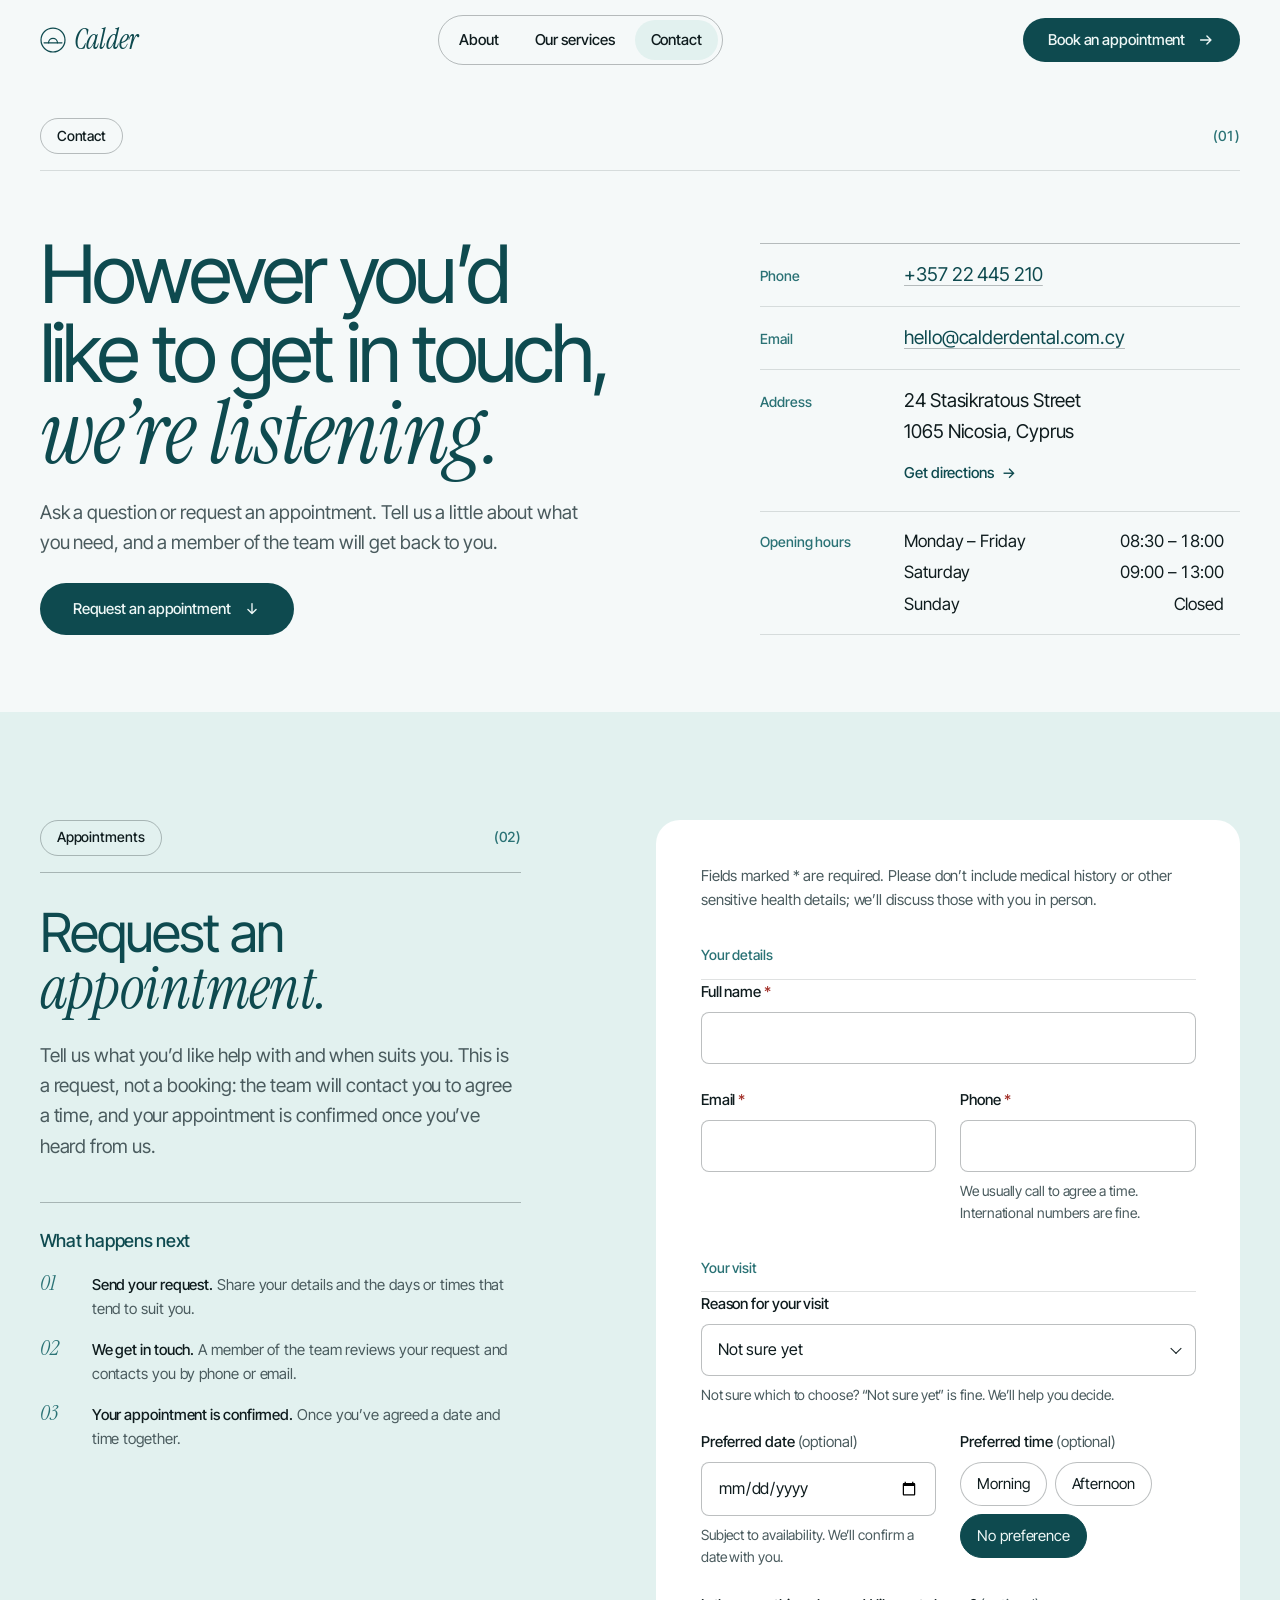
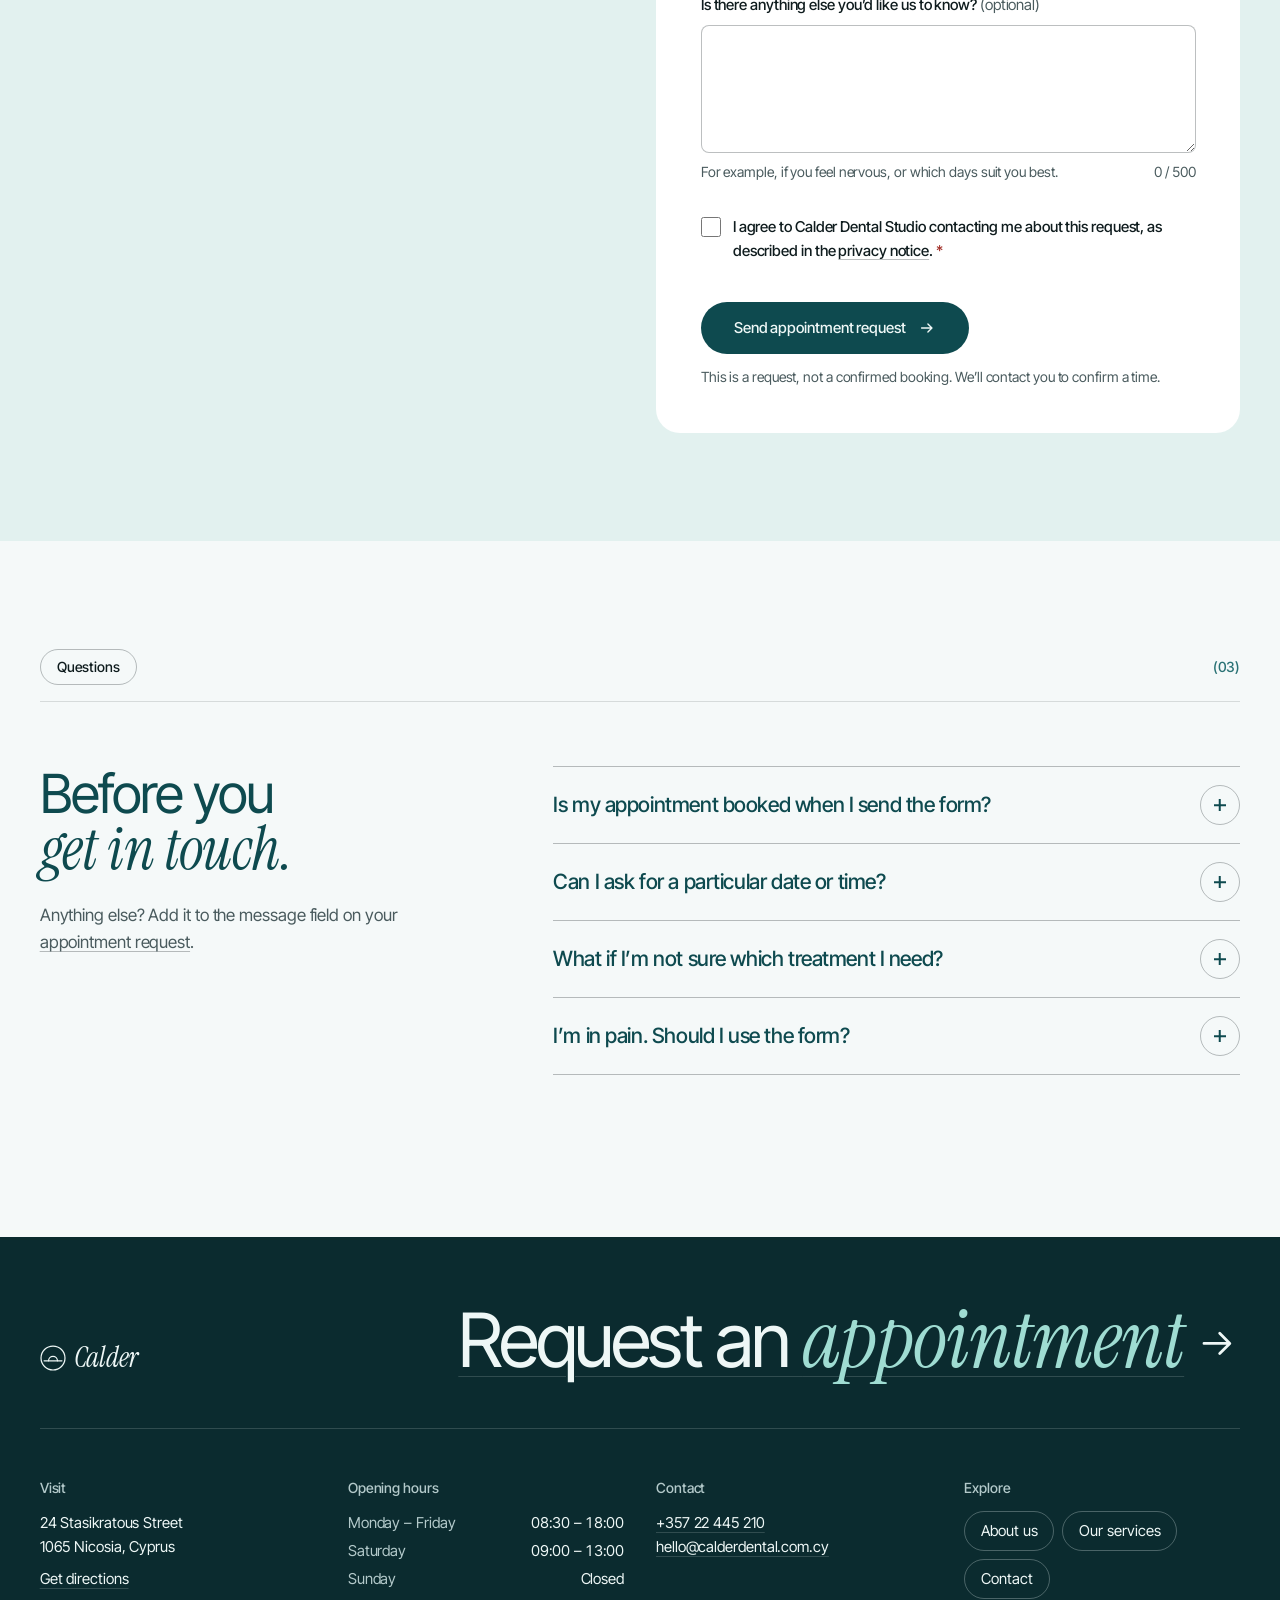
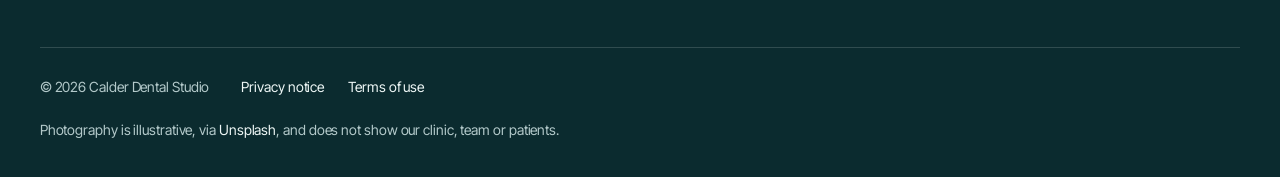
<file: contact.html>
<!doctype html>
<html lang="en-GB">
<head>
  <meta charset="utf-8">
  <meta name="viewport" content="width=device-width, initial-scale=1">
  <title>Contact & appointments — Calder Dental Studio</title>
  <meta name="description" content="Contact Calder Dental Studio or send an appointment request. Tell us what you need and when suits you, and the team will get back to you to confirm a time.">
  <meta name="theme-color" content="#F5F9F9">
  <link rel="icon" href="assets/favicon.svg" type="image/svg+xml">

  <link rel="preconnect" href="https://fonts.googleapis.com">
  <link rel="preconnect" href="https://fonts.gstatic.com" crossorigin>
  <link rel="stylesheet" href="https://fonts.googleapis.com/css2?family=Instrument+Serif:ital@0;1&family=Inter+Tight:wght@400;500;600&display=swap">
  <link rel="stylesheet" href="css/styles.css">
  <script>document.documentElement.classList.add('js');</script>
  <script src="js/main.js" defer></script>
</head>
<body>
  <a class="skip-link" href="#main">Skip to content</a>

  <!-- Sentinel: when it scrolls out of view the header switches to its solid state -->
  <div class="header-sentinel" aria-hidden="true"></div>

  <header class="site-header" data-header>
    <div class="site-header__inner container">
      <a class="logo" href="index.html" aria-label="Calder Dental Studio — home">
        <svg class="logo__mark" viewBox="0 0 32 32" aria-hidden="true">
          <circle cx="16" cy="16" r="14.75" />
          <path d="M5 19.5h22" />
          <path d="M10.5 19.5a5.5 5.5 0 0 1 11 0" />
        </svg>
        <span class="logo__word">Calder</span>
      </a>

      <nav class="primary-nav" aria-label="Main">
        <ul class="primary-nav__list">
          <li><a href="about.html">About</a></li>
          <li><a href="services.html">Our services</a></li>
          <li><a href="contact.html" aria-current="page">Contact</a></li>
        </ul>
      </nav>

      <div class="site-header__actions">
        <a class="btn btn--primary btn--small" href="#request">
          <span class="hide-sm">Book an appointment</span><span class="show-sm">Book</span>
          <svg class="icon" viewBox="0 0 20 20" aria-hidden="true"><path d="M4 10h11M11 5.5 15.5 10 11 14.5" /></svg>
        </a>
        <button class="menu-toggle" type="button" aria-expanded="false" aria-controls="mobile-menu" data-menu-toggle>
          <span class="visually-hidden" data-menu-label>Open menu</span>
          <span class="menu-toggle__bars" aria-hidden="true"></span>
        </button>
      </div>
    </div>

    <div class="mobile-menu" id="mobile-menu" data-menu hidden>
      <nav class="container" aria-label="Mobile">
        <ul class="mobile-menu__list">
          <li><a href="about.html">About</a></li>
          <li><a href="services.html">Our services</a></li>
          <li><a href="contact.html" aria-current="page">Contact</a></li>
        </ul>
        <a class="btn btn--primary btn--block" href="#request">Book an appointment</a>
      </nav>
    </div>
  </header>

  <main id="main" class="contact-page">

    <!-- ============ 01 · CONTACT HERO ============ -->
    <section class="contact-hero" data-hero aria-labelledby="contact-title">
      <div class="container">
        <div class="label-row" data-reveal><span class="tag">Contact</span><span class="count" aria-hidden="true">(01)</span></div>

        <div class="contact-hero__grid">
          <div class="contact-hero__copy">
            <h1 class="display contact-hero__title" id="contact-title" data-reveal>However you’d like to get in touch, <em>we’re listening.</em></h1>
            <p class="contact-hero__lead" data-reveal>Ask a question or request an appointment. Tell us a little about what you need, and a member of the team will get back to you.</p>
            <a class="btn btn--primary contact-hero__cta" href="#request" data-reveal>
              Request an appointment
              <svg class="icon icon--down" viewBox="0 0 20 20" aria-hidden="true"><path d="M10 4v11M5.5 10.5 10 15l4.5-4.5" /></svg>
            </a>
          </div>

          <!-- SAMPLE CLINIC DETAILS: fictional address, phone, email and hours for demonstration. Replace with the real details before launch (also in contact.html). -->
          <dl class="contact-list" data-reveal>
            <div class="contact-list__item">
              <dt>Phone</dt>
              <dd><a class="contact-list__link" href="tel:+35722445210">+357 22 445 210</a></dd>
            </div>
            <div class="contact-list__item">
              <dt>Email</dt>
              <dd><a class="contact-list__link" href="mailto:hello@calderdental.com.cy">hello@calderdental.com.cy</a></dd>
            </div>
            <div class="contact-list__item">
              <dt>Address</dt>
              <dd><address>24 Stasikratous Street<br>1065 Nicosia, Cyprus</address><a class="link-arrow contact-list__directions" href="https://www.google.com/maps/search/?api=1&amp;query=24+Stasikratous+Street%2C+1065+Nicosia%2C+Cyprus" rel="noopener">Get directions</a></dd>
            </div>
            <div class="contact-list__item">
              <dt>Opening hours</dt>
              <dd><ul class="hours"><li><span>Monday – Friday</span><span>08:30 – 18:00</span></li><li><span>Saturday</span><span>09:00 – 13:00</span></li><li><span>Sunday</span><span>Closed</span></li></ul></dd>
            </div>
          </dl>
        </div>
      </div>
    </section>

    <!-- ============ 02 · APPOINTMENT REQUEST ============ -->
    <section class="section request" id="request" aria-labelledby="request-title">
      <div class="container request__grid">
        <div class="request__aside">
          <div class="label-row" data-reveal><span class="tag">Appointments</span><span class="count" aria-hidden="true">(02)</span></div>
          <h2 class="h2" id="request-title" data-reveal>Request an <em>appointment.</em></h2>
          <p class="request__lead" data-reveal>Tell us what you’d like help with and when suits you. This is a request, not a booking: the team will contact you to agree a time, and your appointment is confirmed once you’ve heard from us.</p>

          <div class="next" data-reveal>
            <h3 class="next__title">What happens next</h3>
            <ol class="next__list">
              <li><span class="next__num" aria-hidden="true">01</span><p><strong>Send your request.</strong> Share your details and the days or times that tend to suit you.</p></li>
              <li><span class="next__num" aria-hidden="true">02</span><p><strong>We get in touch.</strong> A member of the team reviews your request and contacts you by phone or email.</p></li>
              <li><span class="next__num" aria-hidden="true">03</span><p><strong>Your appointment is confirmed.</strong> Once you’ve agreed a date and time together.</p></li>
            </ol>
          </div>
        </div>

        <!--
          INTEGRATION REQUIRED: this form has no backend yet, so nothing can be sent.
          To connect it, set data-endpoint to the clinic's form-handling or booking URL (HTTPS, with
          server-side validation). main.js then POSTs the fields as FormData, shows a loading state,
          blocks double submits and only reports success when that endpoint responds OK.
          Never put API keys or credentials in this file.
        -->
        <form class="booking-form request__form" data-booking-form data-endpoint="" action="#request" method="post" aria-describedby="form-intro">
          <p class="booking-form__intro" id="form-intro">Fields marked <span aria-hidden="true">*</span><span class="visually-hidden">with an asterisk</span> are required. Please don’t include medical history or other sensitive health details; we’ll discuss those with you in person.</p>

          <div class="form-status" data-form-status role="status" aria-live="polite" tabindex="-1" hidden></div>

          <fieldset class="form-group">
            <legend class="form-group__title">Your details</legend>

            <div class="field">
              <label for="f-name">Full name <span class="req" aria-hidden="true">*</span></label>
              <input id="f-name" name="name" type="text" autocomplete="name" required maxlength="100" aria-describedby="f-name-error">
              <p class="field__error" id="f-name-error" data-error-for="f-name"></p>
            </div>

            <div class="field-row">
              <div class="field">
                <label for="f-email">Email <span class="req" aria-hidden="true">*</span></label>
                <input id="f-email" name="email" type="email" autocomplete="email" required maxlength="150" aria-describedby="f-email-error">
                <p class="field__error" id="f-email-error" data-error-for="f-email"></p>
              </div>
              <div class="field">
                <label for="f-phone">Phone <span class="req" aria-hidden="true">*</span></label>
                <input id="f-phone" name="phone" type="tel" autocomplete="tel" inputmode="tel" required maxlength="30" pattern="[0-9 +\(\)\-]{7,}" aria-describedby="f-phone-hint f-phone-error">
                <p class="field__hint" id="f-phone-hint">We usually call to agree a time. International numbers are fine.</p>
                <p class="field__error" id="f-phone-error" data-error-for="f-phone"></p>
              </div>
            </div>
          </fieldset>

          <fieldset class="form-group">
            <legend class="form-group__title">Your visit</legend>

            <div class="field">
              <label for="f-treatment">Reason for your visit</label>
              <div class="select">
                <select id="f-treatment" name="treatment" data-other-toggle="f-other-wrap">
                  <option>Not sure yet</option>
                  <option>Check-up or examination</option>
                  <option>Hygiene appointment</option>
                  <option>Teeth whitening</option>
                  <option>Clear aligners</option>
                  <option>Implant consultation</option>
                  <option>Urgent appointment</option>
                  <option>Other</option>
                </select>
              </div>
              <p class="field__hint">Not sure which to choose? “Not sure yet” is fine. We’ll help you decide.</p>
            </div>

            <div class="field" id="f-other-wrap">
              <label for="f-other">Briefly, what’s it about? <span class="req" aria-hidden="true">*</span></label>
              <input id="f-other" name="other_reason" type="text" maxlength="80" aria-describedby="f-other-hint f-other-error">
              <p class="field__hint" id="f-other-hint">A few words is plenty, for example “a second opinion”.</p>
              <p class="field__error" id="f-other-error" data-error-for="f-other"></p>
            </div>

            <div class="field-row">
              <div class="field">
                <label for="f-date">Preferred date <span class="field__optional">(optional)</span></label>
                <input id="f-date" name="preferred_date" type="date" data-min-today aria-describedby="f-date-hint f-date-error">
                <p class="field__hint" id="f-date-hint">Subject to availability. We’ll confirm a date with you.</p>
                <p class="field__error" id="f-date-error" data-error-for="f-date"></p>
              </div>

              <fieldset class="field fieldset">
                <legend>Preferred time <span class="field__optional">(optional)</span></legend>
                <div class="choices">
                  <label class="choice"><input type="radio" name="time" value="Morning"><span>Morning</span></label>
                  <label class="choice"><input type="radio" name="time" value="Afternoon"><span>Afternoon</span></label>
                  <label class="choice"><input type="radio" name="time" value="No preference" checked><span>No preference</span></label>
                </div>
              </fieldset>
            </div>

            <div class="field">
              <label for="f-message">Is there anything else you’d like us to know? <span class="field__optional">(optional)</span></label>
              <textarea id="f-message" name="message" rows="4" maxlength="500" aria-describedby="f-message-hint f-message-count f-message-error"></textarea>
              <div class="field__foot">
                <p class="field__hint" id="f-message-hint">For example, if you feel nervous, or which days suit you best.</p>
                <p class="field__count" id="f-message-count" data-counter-for="f-message">0 / 500</p>
              </div>
              <p class="field__error" id="f-message-error" data-error-for="f-message"></p>
            </div>
          </fieldset>

          <div class="field">
            <label class="checkbox" for="f-consent">
              <input id="f-consent" name="consent" type="checkbox" required aria-describedby="f-consent-error">
              <span>I agree to Calder Dental Studio contacting me about this request, as described in the <a class="text-link" href="privacy.html">privacy notice</a>. <span class="req" aria-hidden="true">*</span></span>
            </label>
            <p class="field__error" id="f-consent-error" data-error-for="f-consent"></p>
          </div>

          <div class="booking-form__submit">
            <button class="btn btn--primary" type="submit">
              Send appointment request
              <svg class="icon" viewBox="0 0 20 20" aria-hidden="true"><path d="M4 10h11M11 5.5 15.5 10 11 14.5" /></svg>
            </button>
            <p class="field__hint">This is a request, not a confirmed booking. We’ll contact you to confirm a time.</p>
          </div>
        </form>
      </div>
    </section>

    <!--
      LOCATION SECTION: omitted until the clinic's address is confirmed. To add it, uncomment and fill in:

    <section class="section location" id="location" aria-labelledby="location-title">
      <div class="container">
        <div class="label-row"><span class="tag">Finding us</span><span class="count" aria-hidden="true">(03)</span></div>
        <h2 class="h2" id="location-title">How to <em>find us.</em></h2>
        <dl class="contact-list">
          <div class="contact-list__item"><dt>Address</dt><dd>STREET, TOWN, POSTCODE</dd></div>
          <div class="contact-list__item"><dt>Getting here</dt><dd>VERIFIED PUBLIC TRANSPORT / PARKING DETAILS</dd></div>
          <div class="contact-list__item"><dt>Accessibility</dt><dd>VERIFIED ACCESS DETAILS (step-free entry, lift, etc.)</dd></div>
        </dl>
        <a class="link-arrow" href="https://www.google.com/maps/dir/?api=1&destination=ENCODED+ADDRESS" rel="noopener">Get directions</a>
      </div>
    </section>
    -->

    <!-- ============ 03 · FAQS ============ -->
    <section class="section faqs" id="faqs" aria-labelledby="faqs-title">
      <div class="container">
        <div class="label-row" data-reveal><span class="tag">Questions</span><span class="count" aria-hidden="true">(03)</span></div>

        <div class="faqs__grid">
          <div class="faqs__head" data-reveal>
            <h2 class="h2" id="faqs-title">Before you <em>get in touch.</em></h2>
            <p>Anything else? Add it to the message field on your <a class="text-link" href="#request">appointment request</a>.</p>
          </div>

          <div class="accordion" data-reveal>
            <details class="accordion__item">
              <summary class="accordion__summary">Is my appointment booked when I send the form?<span class="accordion__icon" aria-hidden="true"></span></summary>
              <div class="accordion__content">
                <p>Not yet. The form sends a request. A member of the team will contact you to agree a date and time, and your appointment is confirmed once you’ve both agreed it.</p>
              </div>
            </details>
            <details class="accordion__item">
              <summary class="accordion__summary">Can I ask for a particular date or time?<span class="accordion__icon" aria-hidden="true"></span></summary>
              <div class="accordion__content">
                <p>Yes. Choose a preferred date and time of day on the form, or mention the days that suit you in your message. We’ll do our best to find something that works, though we can’t promise a specific slot until we’ve spoken.</p>
              </div>
            </details>
            <details class="accordion__item">
              <summary class="accordion__summary">What if I’m not sure which treatment I need?<span class="accordion__icon" aria-hidden="true"></span></summary>
              <div class="accordion__content">
                <p>Choose “Not sure yet” and tell us a little about what’s on your mind. We’ll suggest the right kind of appointment. You can also <a class="text-link" href="services.html">read about our treatments</a> first.</p>
              </div>
            </details>
            <details class="accordion__item">
              <summary class="accordion__summary">I’m in pain. Should I use the form?<span class="accordion__icon" aria-hidden="true"></span></summary>
              <div class="accordion__content">
                <p>Choose “Urgent appointment” so the team knows it’s urgent, and call us on <a class="text-link" href="tel:+35722445210">+357 22 445 210</a> too. If you have swelling that affects your breathing, swallowing or eye, or bleeding that won’t stop, call 999 or go to A&amp;E. Outside our hours, NHS 111 can advise you.</p>
              </div>
            </details>
          </div>
        </div>
      </div>
    </section>
  </main>

<!-- ============ FOOTER ============ -->
  <footer class="site-footer">
    <div class="container">
      <div class="site-footer__top">
        <a class="logo logo--light" href="index.html" aria-label="Calder Dental Studio — home">
          <svg class="logo__mark" viewBox="0 0 32 32" aria-hidden="true">
            <circle cx="16" cy="16" r="14.75" />
            <path d="M5 19.5h22" />
            <path d="M10.5 19.5a5.5 5.5 0 0 1 11 0" />
          </svg>
          <span class="logo__word">Calder</span>
        </a>
        <a class="site-footer__big" href="#request">Request an <em>appointment</em><svg class="icon" viewBox="0 0 20 20" aria-hidden="true"><path d="M4 10h11M11 5.5 15.5 10 11 14.5" /></svg></a>
      </div>

      <!-- SAMPLE CLINIC DETAILS: fictional address, phone, email and hours for demonstration. Replace with the real details before launch (also in contact.html). -->
      <div class="site-footer__cols">
        <div>
          <h2 class="site-footer__heading">Visit</h2>
          <address class="site-footer__address">24 Stasikratous Street<br>1065 Nicosia, Cyprus</address>
          <p><a href="https://www.google.com/maps/search/?api=1&amp;query=24+Stasikratous+Street%2C+1065+Nicosia%2C+Cyprus" rel="noopener">Get directions</a></p>
        </div>
        <div>
          <h2 class="site-footer__heading">Opening hours</h2>
          <ul class="hours hours--light"><li><span>Monday – Friday</span><span>08:30 – 18:00</span></li><li><span>Saturday</span><span>09:00 – 13:00</span></li><li><span>Sunday</span><span>Closed</span></li></ul>
        </div>
        <div>
          <h2 class="site-footer__heading">Contact</h2>
          <p><a href="tel:+35722445210">+357 22 445 210</a><br><a href="mailto:hello@calderdental.com.cy">hello@calderdental.com.cy</a></p>
        </div>
        <nav aria-label="Footer">
          <h2 class="site-footer__heading">Explore</h2>
          <ul class="site-footer__links">
            <li><a href="about.html">About us</a></li>
            <li><a href="services.html">Our services</a></li>
            <li><a href="contact.html" aria-current="page">Contact</a></li>
          </ul>
        </nav>
      </div>

      <div class="site-footer__bottom">
        <p>© <span data-year>2026</span> Calder Dental Studio</p>
        <ul class="site-footer__legal">
          <li><a href="privacy.html">Privacy notice</a></li>
          <li><a href="terms.html">Terms of use</a></li>
        </ul>
        <p class="site-footer__credit">Photography is illustrative, via <a href="https://unsplash.com" rel="noopener">Unsplash</a>, and does not show our clinic, team or patients.</p>
      </div>
    </div>
  </footer>
</body>
</html>
</file>
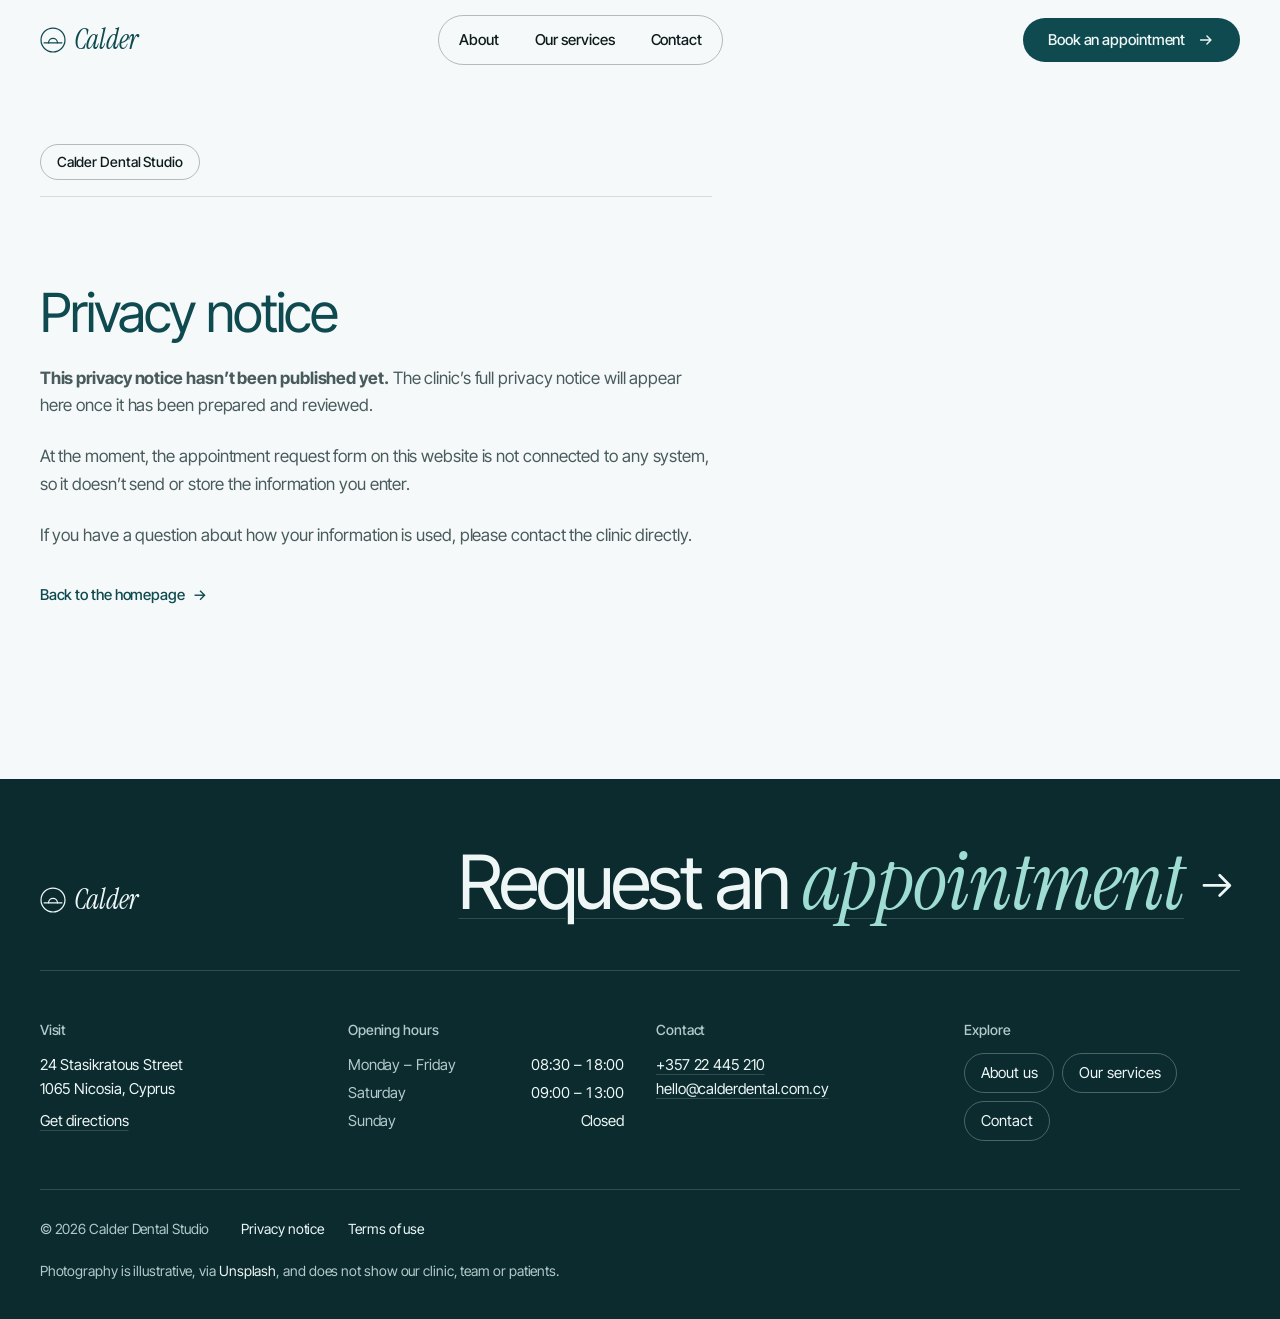
<file: privacy.html>
<!doctype html>
<html lang="en-GB">
<head>
  <meta charset="utf-8">
  <meta name="viewport" content="width=device-width, initial-scale=1">
  <title>Privacy notice — Calder Dental Studio</title>
  <meta name="description" content="How Calder Dental Studio handles personal information.">
  <meta name="robots" content="noindex">
  <meta name="theme-color" content="#F5F9F9">
  <link rel="icon" href="assets/favicon.svg" type="image/svg+xml">

  <link rel="preconnect" href="https://fonts.googleapis.com">
  <link rel="preconnect" href="https://fonts.gstatic.com" crossorigin>
  <link rel="stylesheet" href="https://fonts.googleapis.com/css2?family=Instrument+Serif:ital@0;1&family=Inter+Tight:wght@400;500;600&display=swap">
  <link rel="stylesheet" href="css/styles.css">
  <script>document.documentElement.classList.add('js');</script>
  <script src="js/main.js" defer></script>
</head>
<body>
  <a class="skip-link" href="#main">Skip to content</a>

  <!-- Sentinel: when it scrolls out of view the header switches to its solid state -->
  <div class="header-sentinel" aria-hidden="true"></div>

  <header class="site-header" data-header>
    <div class="site-header__inner container">
      <a class="logo" href="index.html" aria-label="Calder Dental Studio — home">
        <svg class="logo__mark" viewBox="0 0 32 32" aria-hidden="true">
          <circle cx="16" cy="16" r="14.75" />
          <path d="M5 19.5h22" />
          <path d="M10.5 19.5a5.5 5.5 0 0 1 11 0" />
        </svg>
        <span class="logo__word">Calder</span>
      </a>

      <nav class="primary-nav" aria-label="Main">
        <ul class="primary-nav__list">
          <li><a href="about.html">About</a></li>
          <li><a href="services.html">Our services</a></li>
          <li><a href="contact.html">Contact</a></li>
        </ul>
      </nav>

      <div class="site-header__actions">
        <a class="btn btn--primary btn--small" href="contact.html#request">
          <span class="hide-sm">Book an appointment</span><span class="show-sm">Book</span>
          <svg class="icon" viewBox="0 0 20 20" aria-hidden="true"><path d="M4 10h11M11 5.5 15.5 10 11 14.5" /></svg>
        </a>
        <button class="menu-toggle" type="button" aria-expanded="false" aria-controls="mobile-menu" data-menu-toggle>
          <span class="visually-hidden" data-menu-label>Open menu</span>
          <span class="menu-toggle__bars" aria-hidden="true"></span>
        </button>
      </div>
    </div>

    <div class="mobile-menu" id="mobile-menu" data-menu hidden>
      <nav class="container" aria-label="Mobile">
        <ul class="mobile-menu__list">
          <li><a href="about.html">About</a></li>
          <li><a href="services.html">Our services</a></li>
          <li><a href="contact.html">Contact</a></li>
        </ul>
        <a class="btn btn--primary btn--block" href="contact.html#request">Book an appointment</a>
      </nav>
    </div>
  </header>

  <main id="main" class="page">
    <div class="container">
      <div class="page__inner">
        <div class="label-row"><span class="tag">Calder Dental Studio</span></div>
        <h1 class="page__title">Privacy notice</h1>
        <p><strong>This privacy notice hasn’t been published yet.</strong> The clinic’s full privacy notice will appear here once it has been prepared and reviewed.</p>
        <p>At the moment, the appointment request form on this website is not connected to any system, so it doesn’t send or store the information you enter.</p>
        <p>If you have a question about how your information is used, please contact the clinic directly.</p>
        <p><a class="link-arrow" href="index.html">Back to the homepage</a></p>
      </div>
    </div>
  </main>

  <!-- ============ FOOTER ============ -->
  <footer class="site-footer">
    <div class="container">
      <div class="site-footer__top">
        <a class="logo logo--light" href="index.html" aria-label="Calder Dental Studio — home">
          <svg class="logo__mark" viewBox="0 0 32 32" aria-hidden="true">
            <circle cx="16" cy="16" r="14.75" />
            <path d="M5 19.5h22" />
            <path d="M10.5 19.5a5.5 5.5 0 0 1 11 0" />
          </svg>
          <span class="logo__word">Calder</span>
        </a>
        <a class="site-footer__big" href="contact.html#request">Request an <em>appointment</em><svg class="icon" viewBox="0 0 20 20" aria-hidden="true"><path d="M4 10h11M11 5.5 15.5 10 11 14.5" /></svg></a>
      </div>

      <!-- SAMPLE CLINIC DETAILS: fictional address, phone, email and hours for demonstration. Replace with the real details before launch (also in contact.html). -->
      <div class="site-footer__cols">
        <div>
          <h2 class="site-footer__heading">Visit</h2>
          <address class="site-footer__address">24 Stasikratous Street<br>1065 Nicosia, Cyprus</address>
          <p><a href="https://www.google.com/maps/search/?api=1&amp;query=24+Stasikratous+Street%2C+1065+Nicosia%2C+Cyprus" rel="noopener">Get directions</a></p>
        </div>
        <div>
          <h2 class="site-footer__heading">Opening hours</h2>
          <ul class="hours hours--light"><li><span>Monday – Friday</span><span>08:30 – 18:00</span></li><li><span>Saturday</span><span>09:00 – 13:00</span></li><li><span>Sunday</span><span>Closed</span></li></ul>
        </div>
        <div>
          <h2 class="site-footer__heading">Contact</h2>
          <p><a href="tel:+35722445210">+357 22 445 210</a><br><a href="mailto:hello@calderdental.com.cy">hello@calderdental.com.cy</a></p>
        </div>
        <nav aria-label="Footer">
          <h2 class="site-footer__heading">Explore</h2>
          <ul class="site-footer__links">
            <li><a href="about.html">About us</a></li>
            <li><a href="services.html">Our services</a></li>
            <li><a href="contact.html">Contact</a></li>
          </ul>
        </nav>
      </div>

      <div class="site-footer__bottom">
        <p>© <span data-year>2026</span> Calder Dental Studio</p>
        <ul class="site-footer__legal">
          <li><a href="privacy.html">Privacy notice</a></li>
          <li><a href="terms.html">Terms of use</a></li>
        </ul>
        <p class="site-footer__credit">Photography is illustrative, via <a href="https://unsplash.com" rel="noopener">Unsplash</a>, and does not show our clinic, team or patients.</p>
      </div>
    </div>
  </footer>
</body>
</html>
</file>
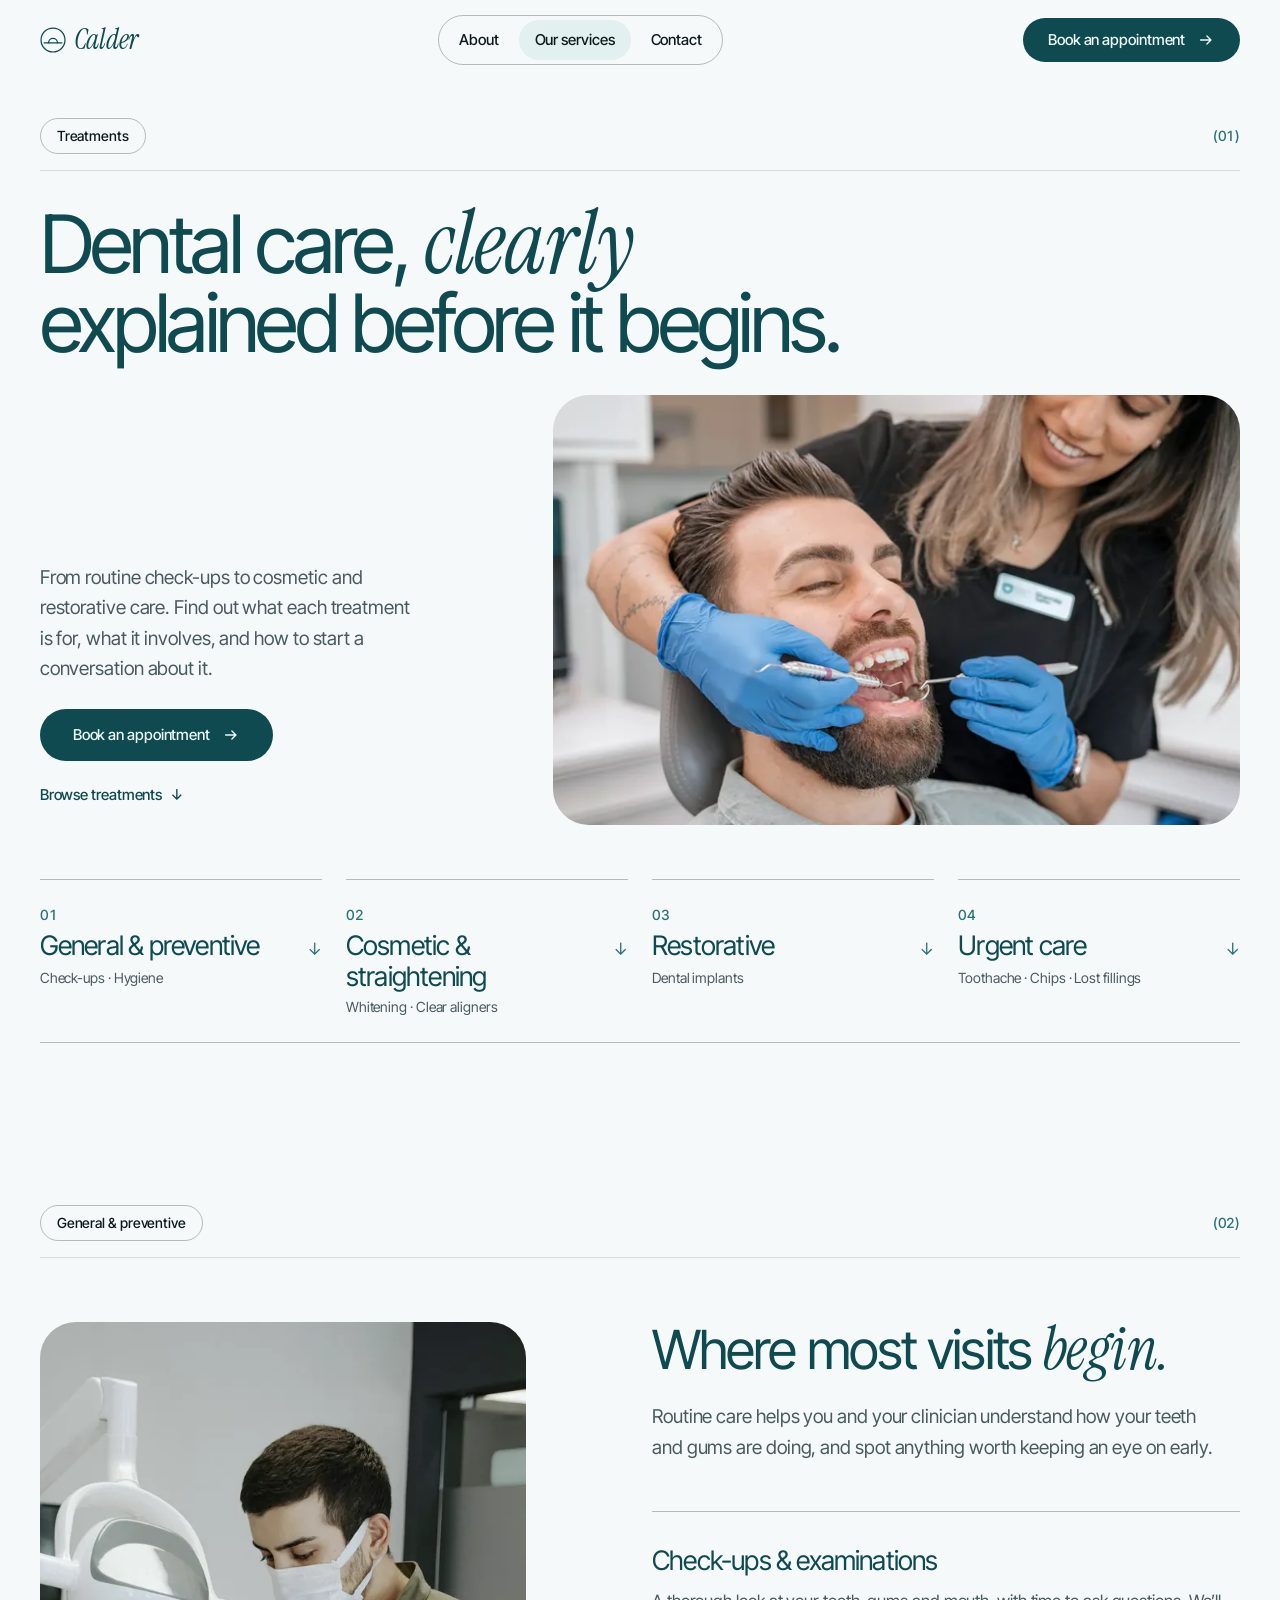
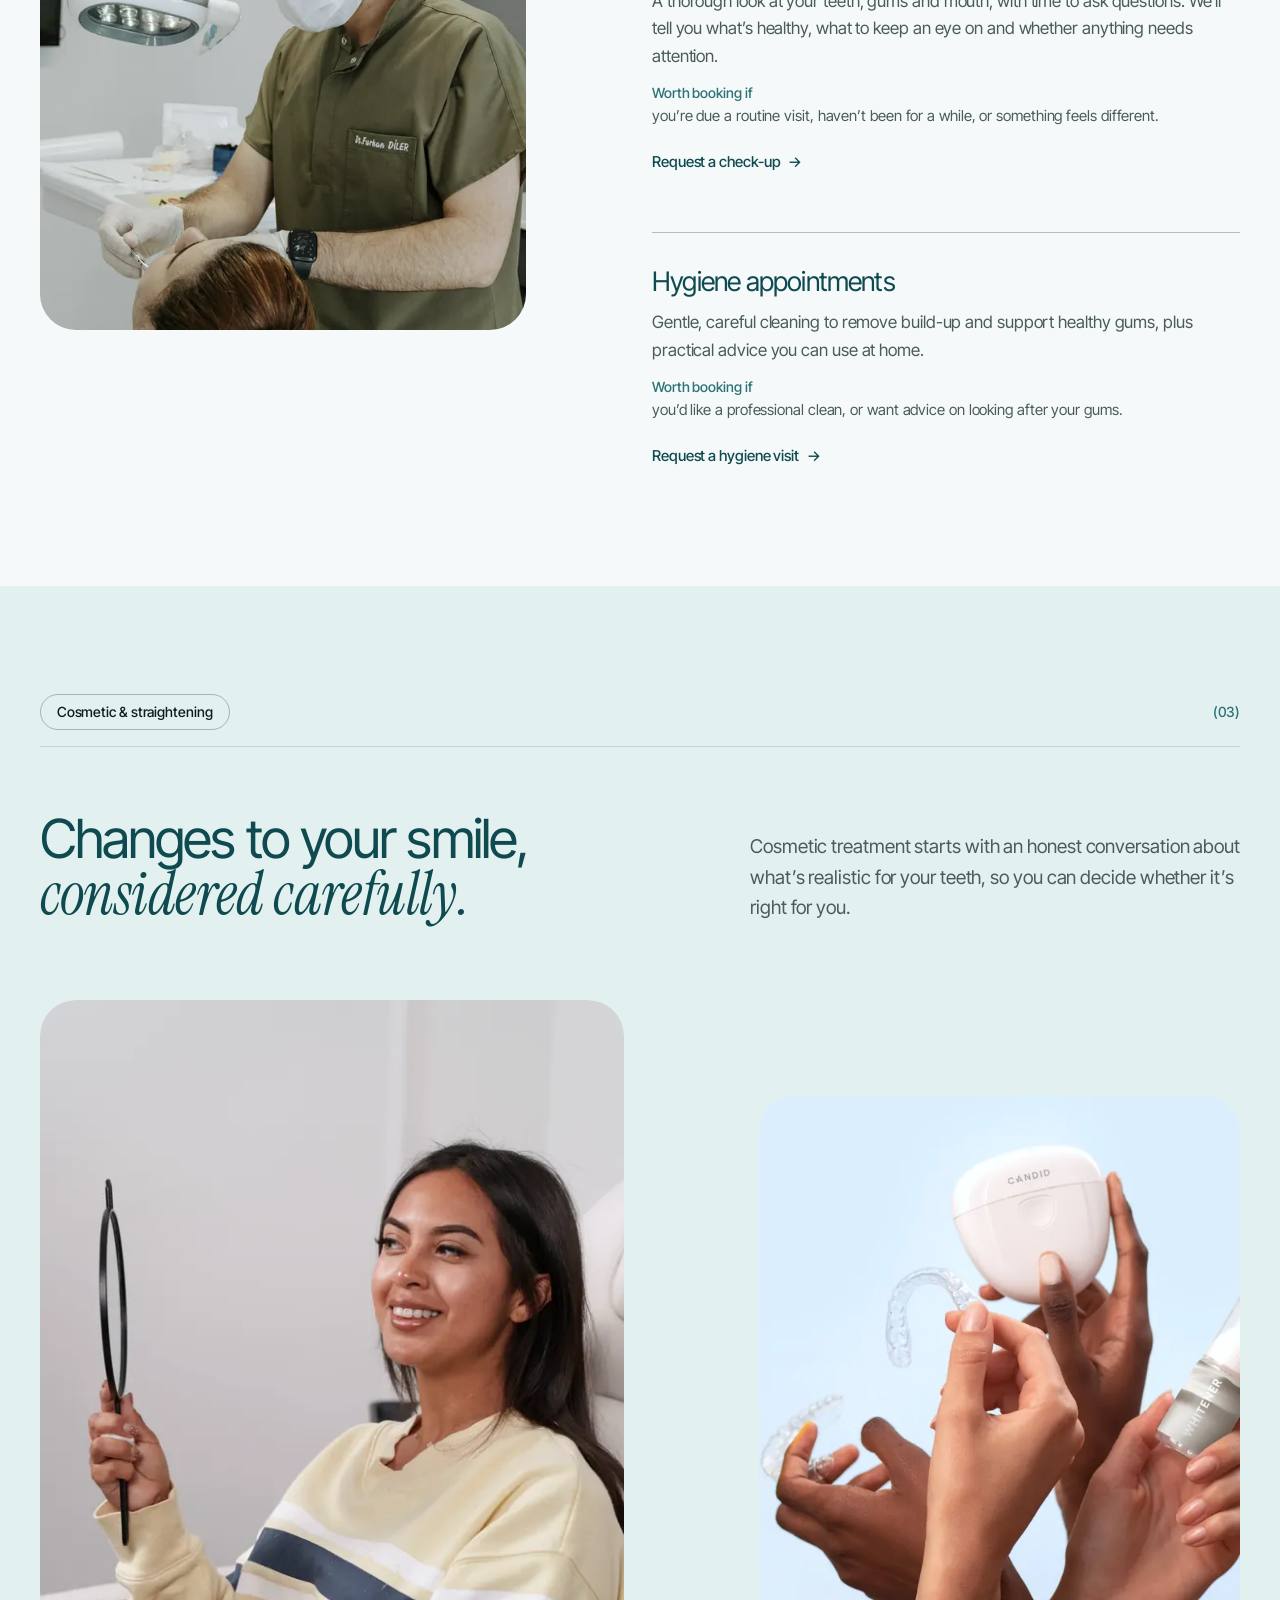
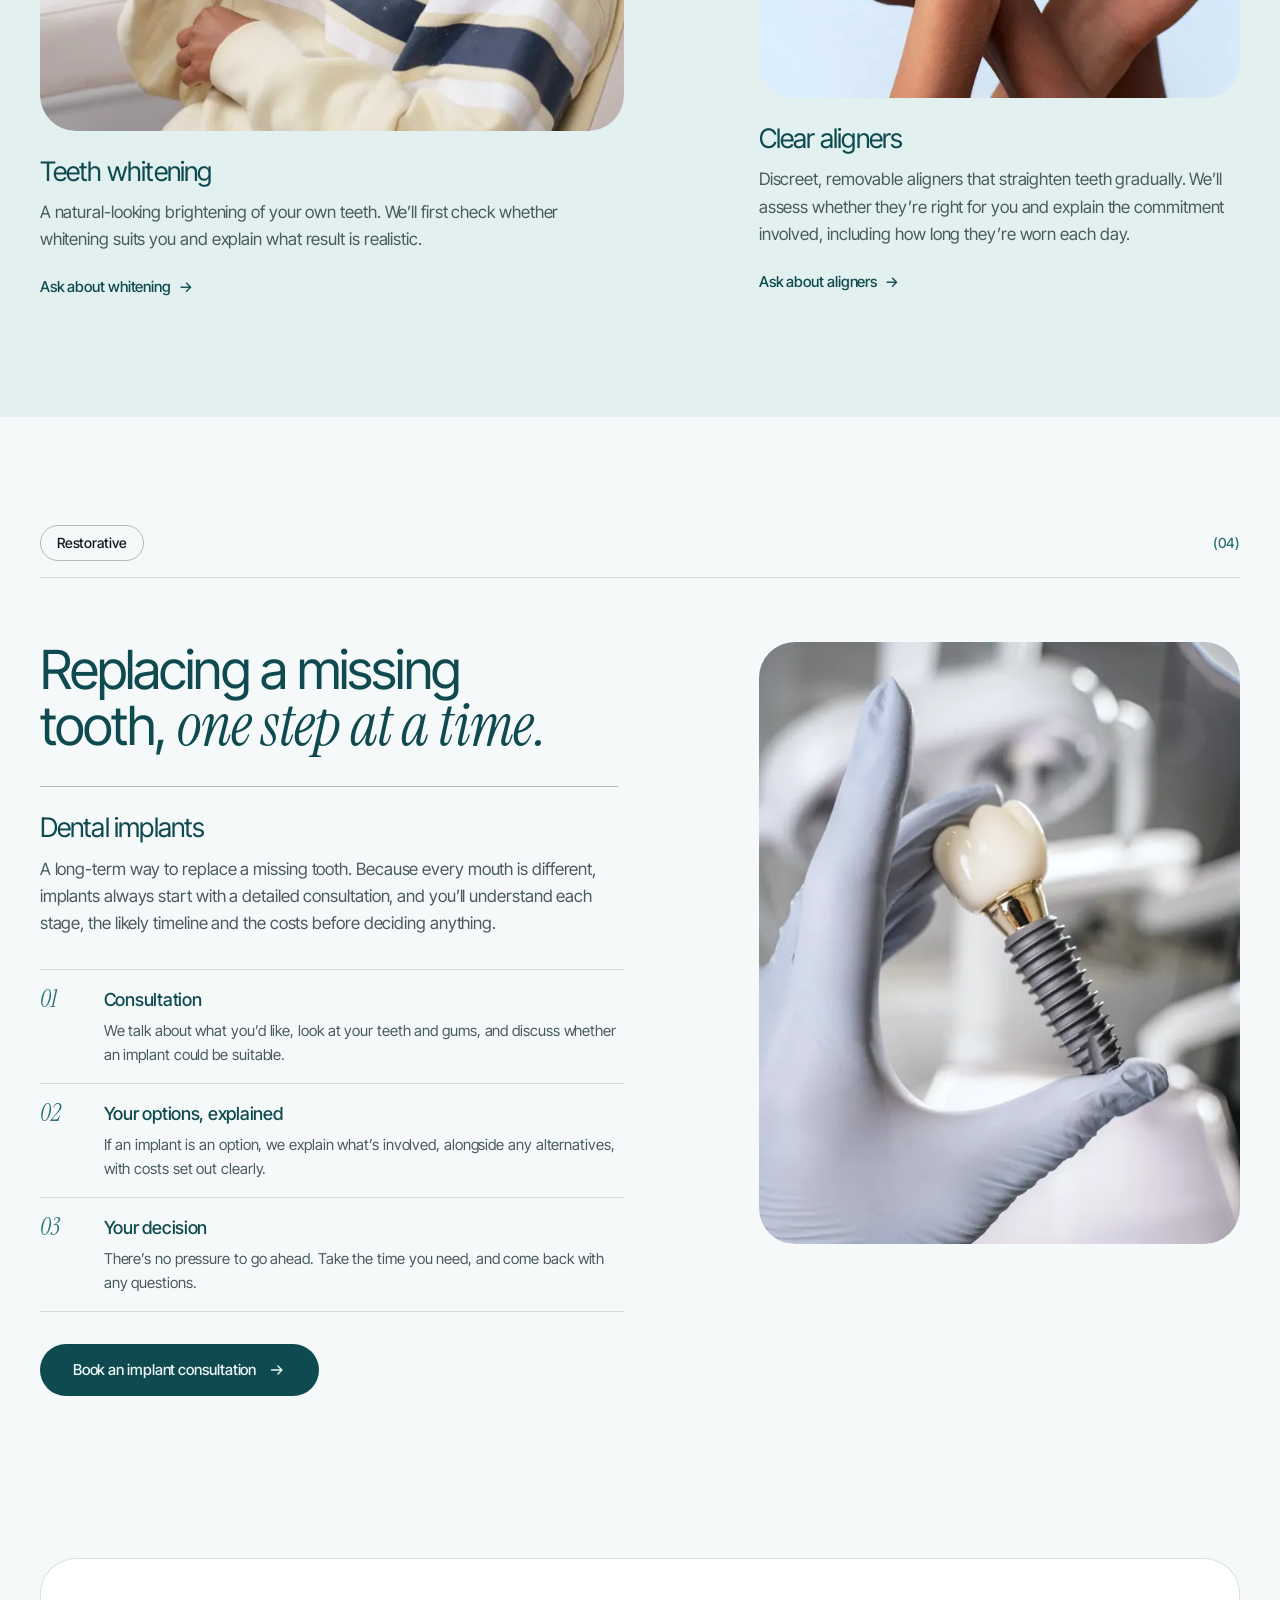
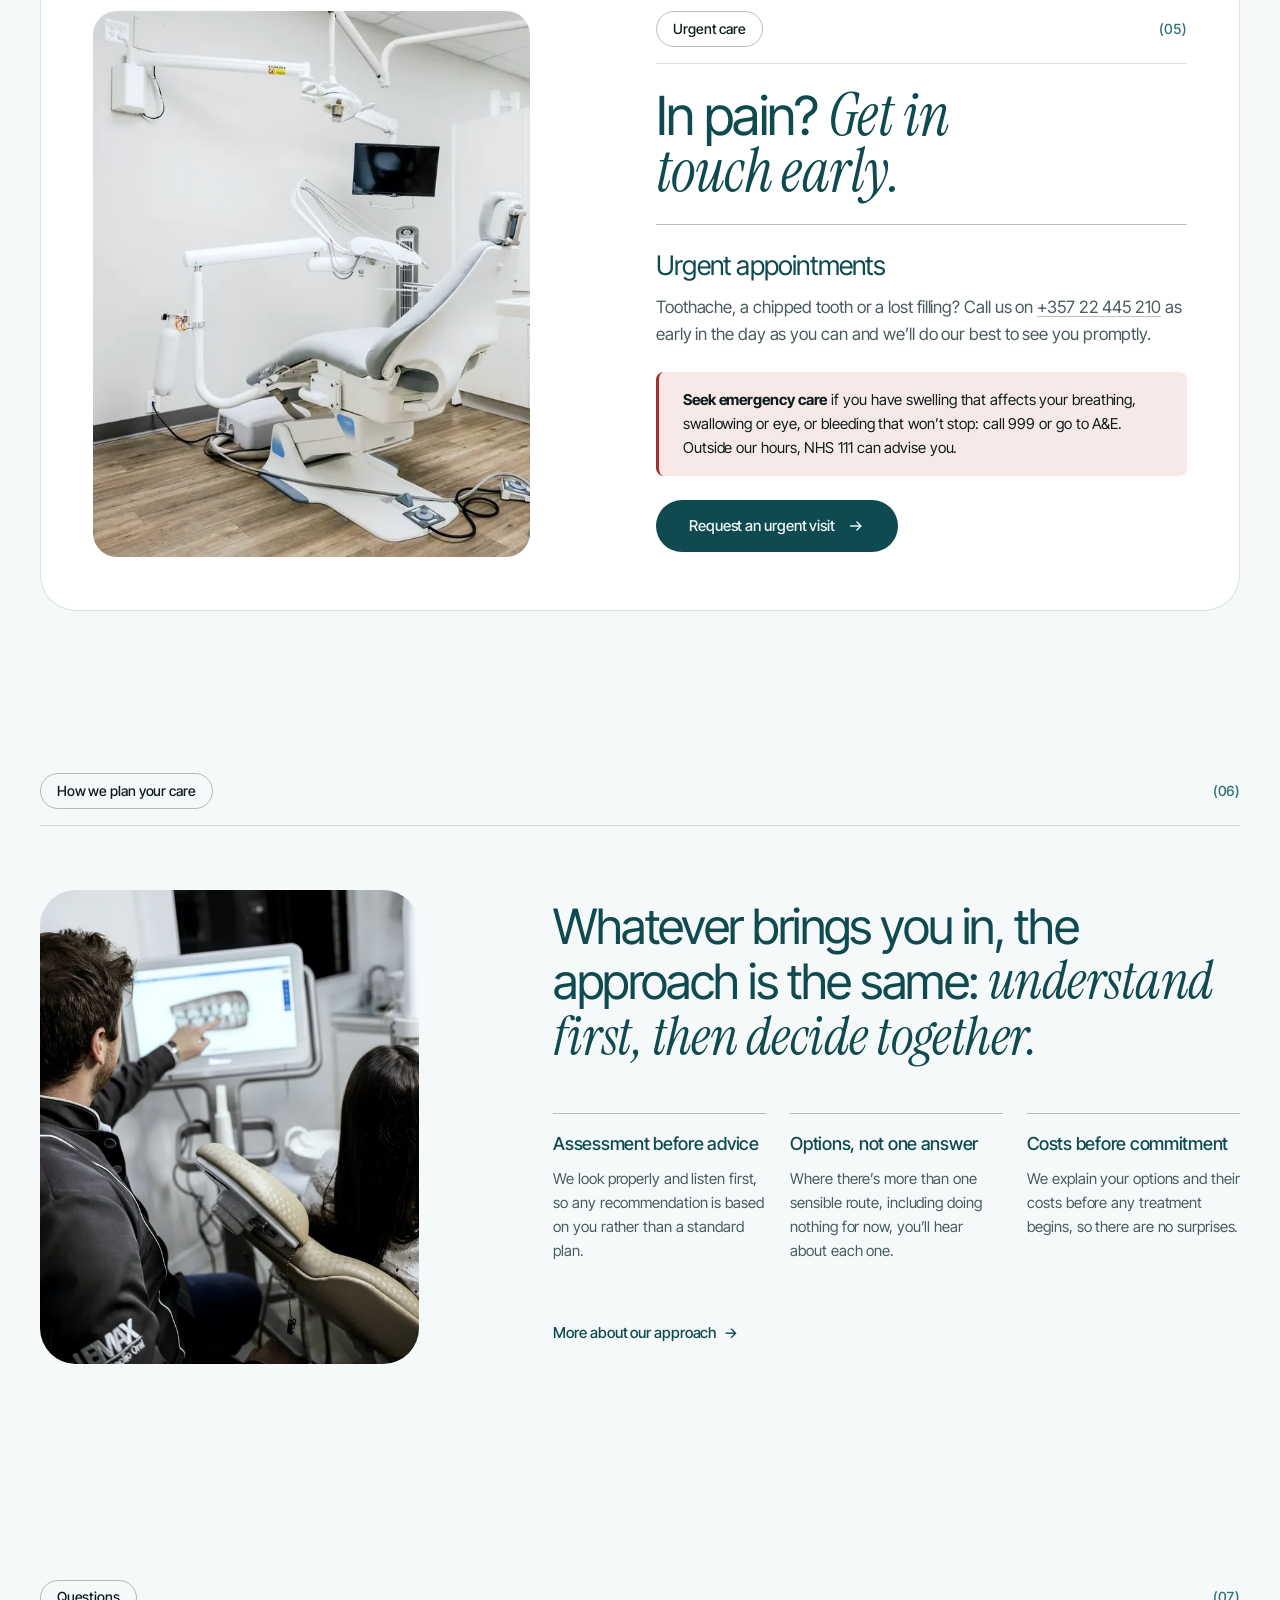
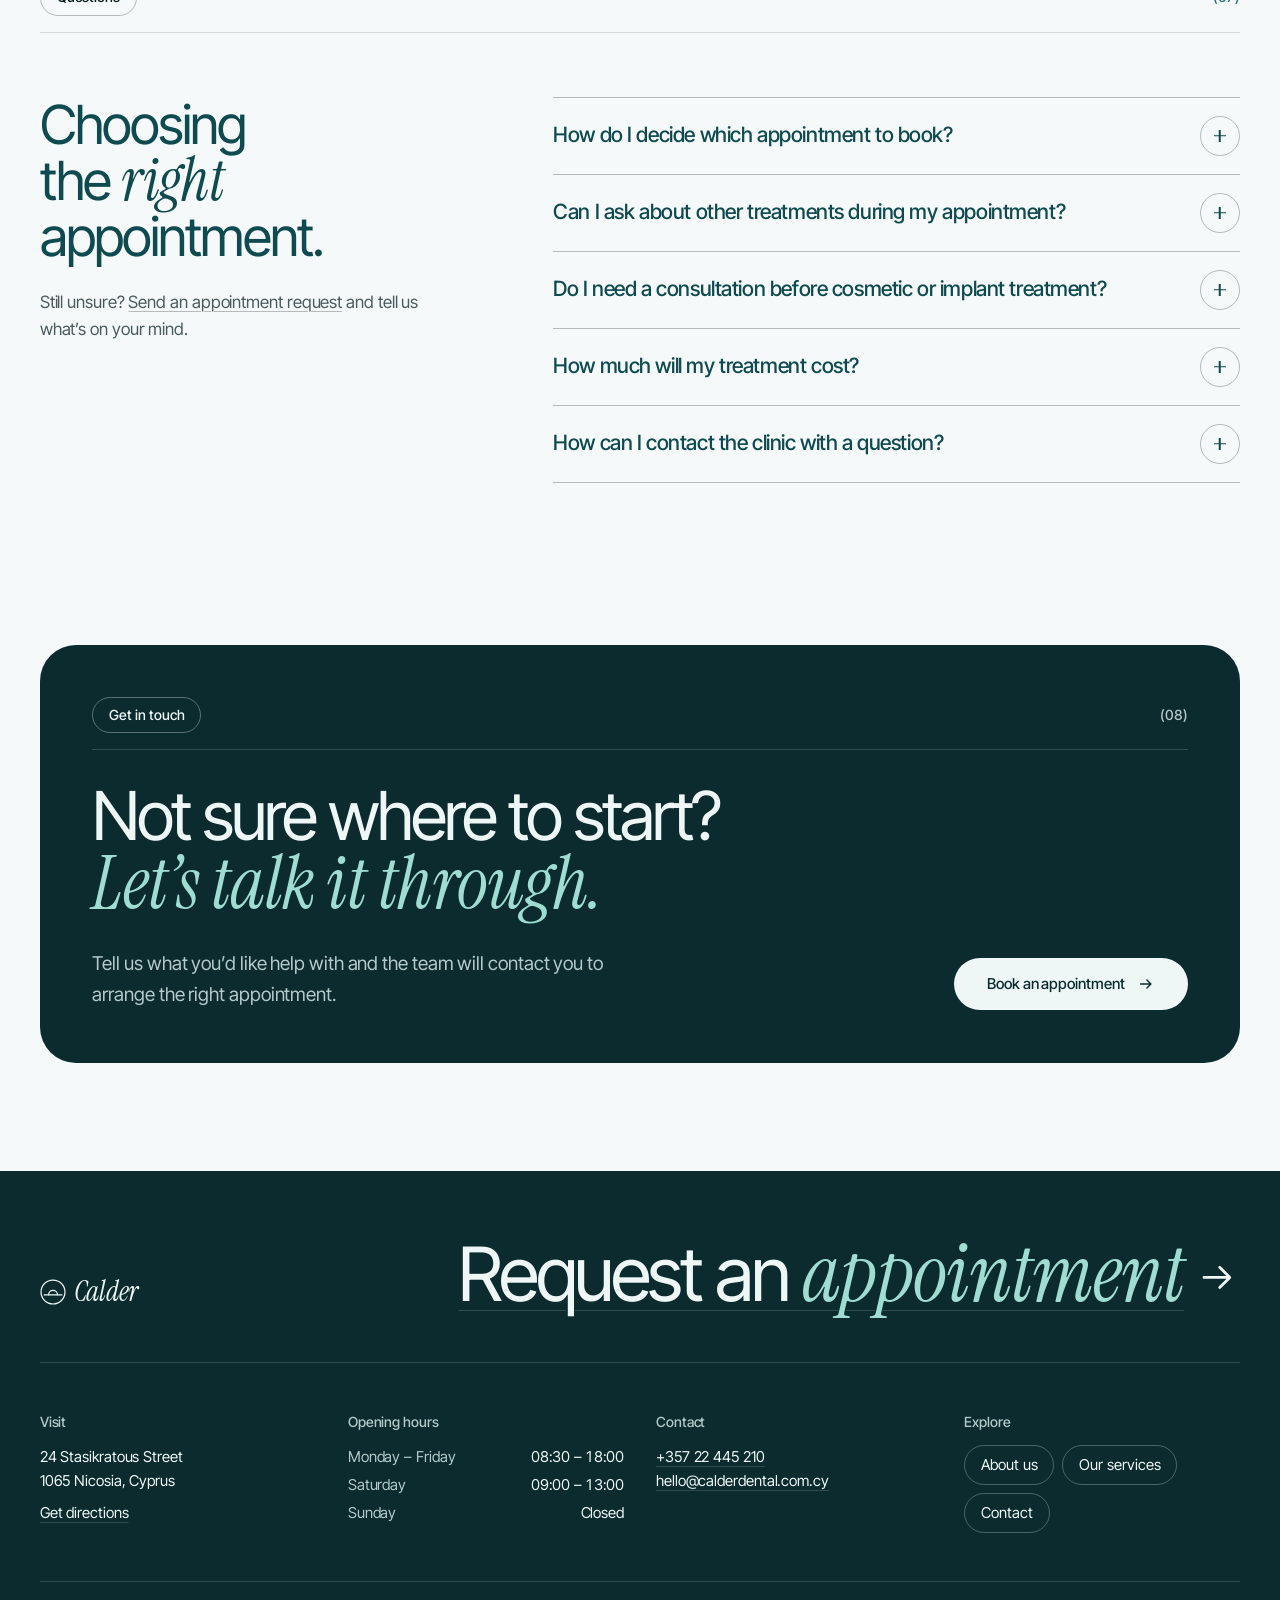
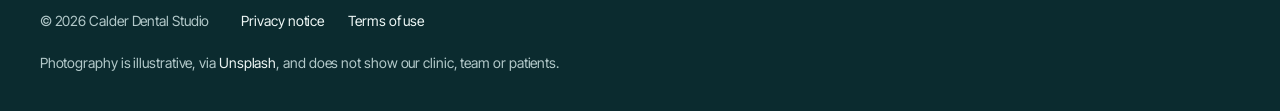
<file: services.html>
<!doctype html>
<html lang="en-GB">
<head>
  <meta charset="utf-8">
  <meta name="viewport" content="width=device-width, initial-scale=1">
  <title>Treatments — Calder Dental Studio</title>
  <meta name="description" content="Explore the treatments at Calder Dental Studio, from check-ups and hygiene to whitening, clear aligners, implants and urgent care, each explained in plain language.">
  <meta name="theme-color" content="#F5F9F9">
  <link rel="icon" href="assets/favicon.svg" type="image/svg+xml">

  <link rel="preconnect" href="https://fonts.googleapis.com">
  <link rel="preconnect" href="https://fonts.gstatic.com" crossorigin>
  <link rel="stylesheet" href="https://fonts.googleapis.com/css2?family=Instrument+Serif:ital@0;1&family=Inter+Tight:wght@400;500;600&display=swap">
  <link rel="stylesheet" href="css/styles.css">
  <script>document.documentElement.classList.add('js');</script>
  <script src="js/main.js" defer></script>
</head>
<body>
  <a class="skip-link" href="#main">Skip to content</a>

  <!-- Sentinel: when it scrolls out of view the header switches to its solid state -->
  <div class="header-sentinel" aria-hidden="true"></div>

  <header class="site-header" data-header>
    <div class="site-header__inner container">
      <a class="logo" href="index.html" aria-label="Calder Dental Studio — home">
        <svg class="logo__mark" viewBox="0 0 32 32" aria-hidden="true">
          <circle cx="16" cy="16" r="14.75" />
          <path d="M5 19.5h22" />
          <path d="M10.5 19.5a5.5 5.5 0 0 1 11 0" />
        </svg>
        <span class="logo__word">Calder</span>
      </a>

      <nav class="primary-nav" aria-label="Main">
        <ul class="primary-nav__list">
          <li><a href="about.html">About</a></li>
          <li><a href="services.html" aria-current="page">Our services</a></li>
          <li><a href="contact.html">Contact</a></li>
        </ul>
      </nav>

      <div class="site-header__actions">
        <a class="btn btn--primary btn--small" href="contact.html#request">
          <span class="hide-sm">Book an appointment</span><span class="show-sm">Book</span>
          <svg class="icon" viewBox="0 0 20 20" aria-hidden="true"><path d="M4 10h11M11 5.5 15.5 10 11 14.5" /></svg>
        </a>
        <button class="menu-toggle" type="button" aria-expanded="false" aria-controls="mobile-menu" data-menu-toggle>
          <span class="visually-hidden" data-menu-label>Open menu</span>
          <span class="menu-toggle__bars" aria-hidden="true"></span>
        </button>
      </div>
    </div>

    <div class="mobile-menu" id="mobile-menu" data-menu hidden>
      <nav class="container" aria-label="Mobile">
        <ul class="mobile-menu__list">
          <li><a href="about.html">About</a></li>
          <li><a href="services.html" aria-current="page">Our services</a></li>
          <li><a href="contact.html">Contact</a></li>
        </ul>
        <a class="btn btn--primary btn--block" href="contact.html#request">Book an appointment</a>
      </nav>
    </div>
  </header>

  <main id="main" class="services-page">

    <!-- ============ 01 · SERVICES HERO ============ -->
    <section class="svc-hero" data-hero aria-labelledby="services-title">
      <div class="container">
        <div class="label-row" data-reveal><span class="tag">Treatments</span><span class="count" aria-hidden="true">(01)</span></div>
        <div class="svc-hero__grid">
          <h1 class="display svc-hero__title" id="services-title" data-reveal>Dental care, <em>clearly</em> explained before it begins.</h1>
          <div class="svc-hero__aside" data-reveal>
            <p class="svc-hero__lead">From routine check-ups to cosmetic and restorative care. Find out what each treatment is for, what it involves, and how to start a conversation about it.</p>
            <div class="svc-hero__actions">
              <a class="btn btn--primary" href="contact.html#request">
                Book an appointment
                <svg class="icon" viewBox="0 0 20 20" aria-hidden="true"><path d="M4 10h11M11 5.5 15.5 10 11 14.5" /></svg>
              </a>
              <a class="link-arrow link-arrow--down" href="#categories">Browse treatments</a>
            </div>
          </div>
          <figure class="svc-hero__figure" data-reveal="image">
            <img src="assets/images/services-hero-1100.webp"
                 srcset="assets/images/services-hero-700.webp 700w, assets/images/services-hero-1100.webp 1100w, assets/images/services-hero-1500.webp 1500w"
                 sizes="(min-width: 64em) 52vw, 100vw"
                 width="1100" height="825"
                 alt="A smiling hygienist in black scrubs gently examining a relaxed patient’s teeth."
                 fetchpriority="high">
          </figure>
        </div>
      </div>
    </section>

    <!-- ============ 02 · CATEGORY INDEX ============ -->
    <nav class="section section--tight cat-index" id="categories" aria-labelledby="categories-title">
      <div class="container">
        <h2 class="visually-hidden" id="categories-title">Treatment categories</h2>
        <ol class="cat-index__list">
          <li><a class="cat-link" href="#general">
            <span class="cat-link__num" aria-hidden="true">01</span>
            <span class="cat-link__name">General &amp; preventive</span>
            <span class="cat-link__meta">Check-ups · Hygiene</span>
          </a></li>
          <li><a class="cat-link" href="#cosmetic">
            <span class="cat-link__num" aria-hidden="true">02</span>
            <span class="cat-link__name">Cosmetic &amp; straightening</span>
            <span class="cat-link__meta">Whitening · Clear aligners</span>
          </a></li>
          <li><a class="cat-link" href="#restorative">
            <span class="cat-link__num" aria-hidden="true">03</span>
            <span class="cat-link__name">Restorative</span>
            <span class="cat-link__meta">Dental implants</span>
          </a></li>
          <li><a class="cat-link" href="#urgent">
            <span class="cat-link__num" aria-hidden="true">04</span>
            <span class="cat-link__name">Urgent care</span>
            <span class="cat-link__meta">Toothache · Chips · Lost fillings</span>
          </a></li>
        </ol>
      </div>
    </nav>

    <!--
      TREATMENT CONTENT: the six treatments below match the homepage list.
      Booking links use contact.html?treatment=…#request, which pre-selects the request form;
      the value must match an <option> in the homepage form exactly.
      To add a treatment, copy a .tx block, give it a unique id and add it to the category index.
    -->

    <!-- ============ 03 · GENERAL & PREVENTIVE (featured) ============ -->
    <section class="section cat cat--general" id="general" aria-labelledby="general-title">
      <div class="container">
        <div class="label-row" data-reveal><span class="tag">General &amp; preventive</span><span class="count" aria-hidden="true">(02)</span></div>

        <div class="general__grid">
          <figure class="general__figure" data-reveal="image">
            <img src="assets/images/checkups-600.webp"
                 srcset="assets/images/checkups-600.webp 600w, assets/images/checkups-1000.webp 1000w"
                 sizes="(min-width: 64em) 44vw, 100vw"
                 width="600" height="750" loading="lazy" decoding="async"
                 alt="A clinician in olive scrubs examining a reclining patient’s teeth.">
          </figure>

          <div class="general__body">
            <div class="cat__intro" data-reveal>
              <h2 class="h2" id="general-title">Where most visits <em>begin.</em></h2>
              <p>Routine care helps you and your clinician understand how your teeth and gums are doing, and spot anything worth keeping an eye on early.</p>
            </div>

            <article class="tx" id="checkups" data-reveal>
              <h3 class="tx__title">Check-ups &amp; examinations</h3>
              <p>A thorough look at your teeth, gums and mouth, with time to ask questions. We’ll tell you what’s healthy, what to keep an eye on and whether anything needs attention.</p>
              <p class="tx__when"><span>Worth booking if</span> you’re due a routine visit, haven’t been for a while, or something feels different.</p>
              <a class="link-arrow" href="contact.html?treatment=Check-up%20or%20examination#request">Request a check-up</a>
            </article>

            <article class="tx" id="hygiene" data-reveal>
              <h3 class="tx__title">Hygiene appointments</h3>
              <p>Gentle, careful cleaning to remove build-up and support healthy gums, plus practical advice you can use at home.</p>
              <p class="tx__when"><span>Worth booking if</span> you’d like a professional clean, or want advice on looking after your gums.</p>
              <a class="link-arrow" href="contact.html?treatment=Hygiene%20appointment#request">Request a hygiene visit</a>
            </article>
          </div>
        </div>
      </div>
    </section>

    <!-- ============ 04 · COSMETIC & STRAIGHTENING ============ -->
    <section class="section section--mist cat cat--cosmetic" id="cosmetic" aria-labelledby="cosmetic-title">
      <div class="container">
        <div class="label-row" data-reveal><span class="tag">Cosmetic &amp; straightening</span><span class="count" aria-hidden="true">(03)</span></div>

        <div class="section-intro" data-reveal>
          <h2 class="h2" id="cosmetic-title">Changes to your smile, <em>considered carefully.</em></h2>
          <p>Cosmetic treatment starts with an honest conversation about what’s realistic for your teeth, so you can decide whether it’s right for you.</p>
        </div>

        <div class="cosmetic__pair">
          <article class="tx tx--media cosmetic__item cosmetic__item--a" id="whitening">
            <figure class="tx__figure" data-reveal="image">
              <img src="assets/images/whitening-600.webp"
                   srcset="assets/images/whitening-600.webp 600w, assets/images/whitening-1000.webp 1000w"
                   sizes="(min-width: 64em) 40vw, 100vw"
                   width="600" height="750" loading="lazy" decoding="async"
                   alt="A young woman smiling naturally as she looks into a hand mirror.">
            </figure>
            <div class="tx__text" data-reveal>
              <h3 class="tx__title">Teeth whitening</h3>
              <p>A natural-looking brightening of your own teeth. We’ll first check whether whitening suits you and explain what result is realistic.</p>
              <a class="link-arrow" href="contact.html?treatment=Teeth%20whitening#request">Ask about whitening</a>
            </div>
          </article>

          <article class="tx tx--media cosmetic__item cosmetic__item--b" id="aligners">
            <figure class="tx__figure" data-reveal="image">
              <img src="assets/images/aligners-600.webp"
                   srcset="assets/images/aligners-600.webp 600w, assets/images/aligners-1000.webp 1000w"
                   sizes="(min-width: 64em) 34vw, 100vw"
                   width="600" height="750" loading="lazy" decoding="async"
                   alt="Hands holding a set of clear dental aligners and their storage case.">
            </figure>
            <div class="tx__text" data-reveal>
              <h3 class="tx__title">Clear aligners</h3>
              <p>Discreet, removable aligners that straighten teeth gradually. We’ll assess whether they’re right for you and explain the commitment involved, including how long they’re worn each day.</p>
              <a class="link-arrow" href="contact.html?treatment=Clear%20aligners#request">Ask about aligners</a>
            </div>
          </article>
        </div>
      </div>
    </section>

    <!-- ============ 05 · RESTORATIVE ============ -->
    <section class="section cat cat--restorative" id="restorative" aria-labelledby="restorative-title">
      <div class="container">
        <div class="label-row" data-reveal><span class="tag">Restorative</span><span class="count" aria-hidden="true">(04)</span></div>

        <div class="restorative__grid">
          <div class="restorative__body">
            <h2 class="h2" id="restorative-title">Replacing a missing tooth, <em>one step at a time.</em></h2>
            <article class="tx tx--plain" id="implants" data-reveal>
              <h3 class="tx__title">Dental implants</h3>
              <p>A long-term way to replace a missing tooth. Because every mouth is different, implants always start with a detailed consultation, and you’ll understand each stage, the likely timeline and the costs before deciding anything.</p>
            </article>

            <ol class="stages" aria-label="How an implant consultation works">
              <li class="stage" data-reveal>
                <span class="stage__num" aria-hidden="true">01</span>
                <h4 class="stage__title">Consultation</h4>
                <p>We talk about what you’d like, look at your teeth and gums, and discuss whether an implant could be suitable.</p>
              </li>
              <li class="stage" data-reveal>
                <span class="stage__num" aria-hidden="true">02</span>
                <h4 class="stage__title">Your options, explained</h4>
                <p>If an implant is an option, we explain what’s involved, alongside any alternatives, with costs set out clearly.</p>
              </li>
              <li class="stage" data-reveal>
                <span class="stage__num" aria-hidden="true">03</span>
                <h4 class="stage__title">Your decision</h4>
                <p>There’s no pressure to go ahead. Take the time you need, and come back with any questions.</p>
              </li>
            </ol>

            <a class="btn btn--primary" href="contact.html?treatment=Implant%20consultation#request" data-reveal>
              Book an implant consultation
              <svg class="icon" viewBox="0 0 20 20" aria-hidden="true"><path d="M4 10h11M11 5.5 15.5 10 11 14.5" /></svg>
            </a>
          </div>

          <figure class="restorative__figure" data-reveal="image">
            <img src="assets/images/implants-600.webp"
                 srcset="assets/images/implants-600.webp 600w, assets/images/implants-1000.webp 1000w"
                 sizes="(min-width: 64em) 36vw, 100vw"
                 width="600" height="750" loading="lazy" decoding="async"
                 alt="A gloved hand holding a model of a dental implant with its crown.">
          </figure>
        </div>
      </div>
    </section>

    <!-- ============ 06 · URGENT CARE ============ -->
    <section class="section section--tight cat cat--urgent" id="urgent" aria-labelledby="urgent-title">
      <div class="container">
        <div class="urgent__panel">
          <figure class="urgent__figure" data-reveal="image">
            <img src="assets/images/urgent-600.webp"
                 srcset="assets/images/urgent-600.webp 600w, assets/images/urgent-1000.webp 1000w"
                 sizes="(min-width: 64em) 30vw, 100vw"
                 width="600" height="750" loading="lazy" decoding="async"
                 alt="A bright, empty treatment room with a dental chair ready for the next patient.">
          </figure>
          <div class="urgent__body">
            <div class="label-row" data-reveal><span class="tag">Urgent care</span><span class="count" aria-hidden="true">(05)</span></div>
            <h2 class="h2" id="urgent-title">In pain? <em>Get in touch early.</em></h2>
            <article class="tx tx--plain" data-reveal>
              <h3 class="tx__title">Urgent appointments</h3>
              <p>Toothache, a chipped tooth or a lost filling? Call us on <a class="text-link" href="tel:+35722445210">+357 22 445 210</a> as early in the day as you can and we’ll do our best to see you promptly.</p>
            </article>
            <aside class="urgent__notice" data-reveal aria-label="When to seek emergency care">
              <p><strong>Seek emergency care</strong> if you have swelling that affects your breathing, swallowing or eye, or bleeding that won’t stop: call 999 or go to A&amp;E. Outside our hours, NHS 111 can advise you.</p>
            </aside>
            <a class="btn btn--primary" href="contact.html?treatment=Urgent%20appointment#request" data-reveal>
              Request an urgent visit
              <svg class="icon" viewBox="0 0 20 20" aria-hidden="true"><path d="M4 10h11M11 5.5 15.5 10 11 14.5" /></svg>
            </a>
          </div>
        </div>
      </div>
    </section>

    <!-- ============ 07 · OUR APPROACH ============ -->
    <section class="section svc-approach" aria-labelledby="svc-approach-title">
      <div class="container">
        <div class="label-row" data-reveal><span class="tag">How we plan your care</span><span class="count" aria-hidden="true">(06)</span></div>

        <div class="svc-approach__grid">
          <figure class="svc-approach__figure" data-reveal="image">
            <img src="assets/images/services-approach-600.webp"
                 srcset="assets/images/services-approach-600.webp 600w, assets/images/services-approach-1000.webp 1000w"
                 sizes="(min-width: 64em) 34vw, 100vw"
                 width="600" height="750" loading="lazy" decoding="async"
                 alt="A clinician pointing to a digital image of teeth on a screen while a patient in the chair looks on.">
          </figure>
          <div class="svc-approach__body">
            <h2 class="statement" id="svc-approach-title" data-reveal>Whatever brings you in, the approach is the same: <em>understand first, then decide together.</em></h2>
            <ul class="svc-approach__list">
              <li data-reveal>
                <h3 class="svc-approach__title">Assessment before advice</h3>
                <p>We look properly and listen first, so any recommendation is based on you rather than a standard plan.</p>
              </li>
              <li data-reveal>
                <h3 class="svc-approach__title">Options, not one answer</h3>
                <p>Where there’s more than one sensible route, including doing nothing for now, you’ll hear about each one.</p>
              </li>
              <li data-reveal>
                <h3 class="svc-approach__title">Costs before commitment</h3>
                <p>We explain your options and their costs before any treatment begins, so there are no surprises.</p>
              </li>
            </ul>
            <a class="link-arrow" href="about.html" data-reveal>More about our approach</a>
          </div>
        </div>
      </div>
    </section>

    <!-- ============ 08 · FAQS ============ -->
    <section class="section faqs" id="faqs" aria-labelledby="faqs-title">
      <div class="container">
        <div class="label-row" data-reveal><span class="tag">Questions</span><span class="count" aria-hidden="true">(07)</span></div>

        <div class="faqs__grid">
          <div class="faqs__head" data-reveal>
            <h2 class="h2" id="faqs-title">Choosing the <em>right</em> appointment.</h2>
            <p>Still unsure? <a class="text-link" href="contact.html#request">Send an appointment request</a> and tell us what’s on your mind.</p>
          </div>

          <div class="accordion" data-reveal>
            <details class="accordion__item">
              <summary class="accordion__summary">How do I decide which appointment to book?<span class="accordion__icon" aria-hidden="true"></span></summary>
              <div class="accordion__content">
                <p>If you’re not sure, a check-up is usually the best place to start. On the request form you can also choose “Not sure yet” and describe what you’d like help with; the team will suggest the right kind of appointment when they contact you.</p>
              </div>
            </details>
            <details class="accordion__item">
              <summary class="accordion__summary">Can I ask about other treatments during my appointment?<span class="accordion__icon" aria-hidden="true"></span></summary>
              <div class="accordion__content">
                <p>Yes. If something else is on your mind, mention it. We’ll talk it through, and if it needs more time we can arrange a separate visit to discuss it properly.</p>
              </div>
            </details>
            <details class="accordion__item">
              <summary class="accordion__summary">Do I need a consultation before cosmetic or implant treatment?<span class="accordion__icon" aria-hidden="true"></span></summary>
              <div class="accordion__content">
                <p>Yes. We always assess your teeth and talk through what’s realistic before recommending any cosmetic or implant treatment, so you can decide with all the information in front of you.</p>
              </div>
            </details>
            <details class="accordion__item">
              <summary class="accordion__summary">How much will my treatment cost?<span class="accordion__icon" aria-hidden="true"></span></summary>
              <div class="accordion__content">
                <p>It depends on what you need, so we can’t give a reliable figure until we’ve seen you. After your examination we’ll explain your options and their costs before any treatment begins.</p>
              </div>
            </details>
            <details class="accordion__item">
              <summary class="accordion__summary">How can I contact the clinic with a question?<span class="accordion__icon" aria-hidden="true"></span></summary>
              <div class="accordion__content">
                <p>Call us on <a class="text-link" href="tel:+35722445210">+357 22 445 210</a>, email <a class="text-link" href="mailto:hello@calderdental.com.cy">hello@calderdental.com.cy</a>, or add your question to the message field on the <a class="text-link" href="contact.html#request">appointment request form</a>.</p>
              </div>
            </details>
          </div>
        </div>
      </div>
    </section>

    <!-- ============ 09 · CLOSING CTA ============ -->
    <section class="section section--tight closing" aria-labelledby="closing-title">
      <div class="container">
        <div class="closing__panel">
          <div class="label-row label-row--light" data-reveal><span class="tag">Get in touch</span><span class="count" aria-hidden="true">(08)</span></div>
          <h2 class="display display--md closing__title" id="closing-title" data-reveal>Not sure where to start? <em>Let’s talk it through.</em></h2>
          <div class="closing__foot" data-reveal>
            <p>Tell us what you’d like help with and the team will contact you to arrange the right appointment.</p>
            <a class="btn btn--light" href="contact.html#request">
              Book an appointment
              <svg class="icon" viewBox="0 0 20 20" aria-hidden="true"><path d="M4 10h11M11 5.5 15.5 10 11 14.5" /></svg>
            </a>
          </div>
        </div>
      </div>
    </section>
  </main>

<!-- ============ FOOTER ============ -->
  <footer class="site-footer">
    <div class="container">
      <div class="site-footer__top">
        <a class="logo logo--light" href="index.html" aria-label="Calder Dental Studio — home">
          <svg class="logo__mark" viewBox="0 0 32 32" aria-hidden="true">
            <circle cx="16" cy="16" r="14.75" />
            <path d="M5 19.5h22" />
            <path d="M10.5 19.5a5.5 5.5 0 0 1 11 0" />
          </svg>
          <span class="logo__word">Calder</span>
        </a>
        <a class="site-footer__big" href="contact.html#request">Request an <em>appointment</em><svg class="icon" viewBox="0 0 20 20" aria-hidden="true"><path d="M4 10h11M11 5.5 15.5 10 11 14.5" /></svg></a>
      </div>

      <!-- SAMPLE CLINIC DETAILS: fictional address, phone, email and hours for demonstration. Replace with the real details before launch (also in contact.html). -->
      <div class="site-footer__cols">
        <div>
          <h2 class="site-footer__heading">Visit</h2>
          <address class="site-footer__address">24 Stasikratous Street<br>1065 Nicosia, Cyprus</address>
          <p><a href="https://www.google.com/maps/search/?api=1&amp;query=24+Stasikratous+Street%2C+1065+Nicosia%2C+Cyprus" rel="noopener">Get directions</a></p>
        </div>
        <div>
          <h2 class="site-footer__heading">Opening hours</h2>
          <ul class="hours hours--light"><li><span>Monday – Friday</span><span>08:30 – 18:00</span></li><li><span>Saturday</span><span>09:00 – 13:00</span></li><li><span>Sunday</span><span>Closed</span></li></ul>
        </div>
        <div>
          <h2 class="site-footer__heading">Contact</h2>
          <p><a href="tel:+35722445210">+357 22 445 210</a><br><a href="mailto:hello@calderdental.com.cy">hello@calderdental.com.cy</a></p>
        </div>
        <nav aria-label="Footer">
          <h2 class="site-footer__heading">Explore</h2>
          <ul class="site-footer__links">
            <li><a href="about.html">About us</a></li>
            <li><a href="services.html" aria-current="page">Our services</a></li>
            <li><a href="contact.html">Contact</a></li>
          </ul>
        </nav>
      </div>

      <div class="site-footer__bottom">
        <p>© <span data-year>2026</span> Calder Dental Studio</p>
        <ul class="site-footer__legal">
          <li><a href="privacy.html">Privacy notice</a></li>
          <li><a href="terms.html">Terms of use</a></li>
        </ul>
        <p class="site-footer__credit">Photography is illustrative, via <a href="https://unsplash.com" rel="noopener">Unsplash</a>, and does not show our clinic, team or patients.</p>
      </div>
    </div>
  </footer>
</body>
</html>
</file>
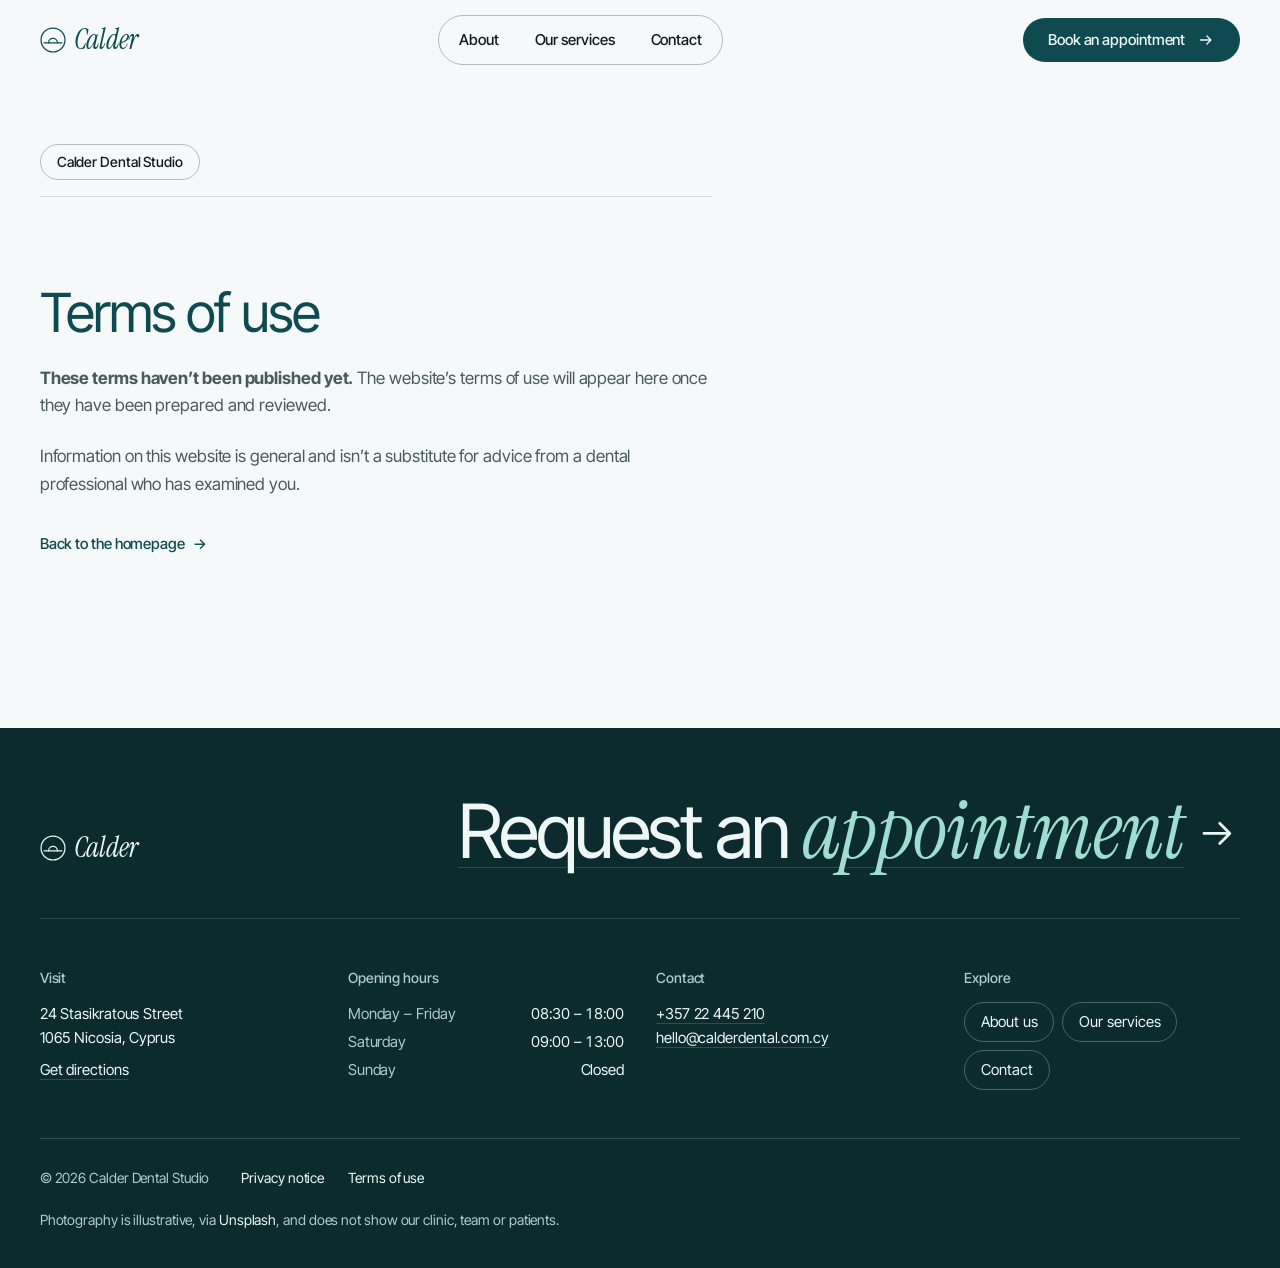
<file: terms.html>
<!doctype html>
<html lang="en-GB">
<head>
  <meta charset="utf-8">
  <meta name="viewport" content="width=device-width, initial-scale=1">
  <title>Terms of use — Calder Dental Studio</title>
  <meta name="description" content="Terms of use for the Calder Dental Studio website.">
  <meta name="robots" content="noindex">
  <meta name="theme-color" content="#F5F9F9">
  <link rel="icon" href="assets/favicon.svg" type="image/svg+xml">

  <link rel="preconnect" href="https://fonts.googleapis.com">
  <link rel="preconnect" href="https://fonts.gstatic.com" crossorigin>
  <link rel="stylesheet" href="https://fonts.googleapis.com/css2?family=Instrument+Serif:ital@0;1&family=Inter+Tight:wght@400;500;600&display=swap">
  <link rel="stylesheet" href="css/styles.css">
  <script>document.documentElement.classList.add('js');</script>
  <script src="js/main.js" defer></script>
</head>
<body>
  <a class="skip-link" href="#main">Skip to content</a>

  <!-- Sentinel: when it scrolls out of view the header switches to its solid state -->
  <div class="header-sentinel" aria-hidden="true"></div>

  <header class="site-header" data-header>
    <div class="site-header__inner container">
      <a class="logo" href="index.html" aria-label="Calder Dental Studio — home">
        <svg class="logo__mark" viewBox="0 0 32 32" aria-hidden="true">
          <circle cx="16" cy="16" r="14.75" />
          <path d="M5 19.5h22" />
          <path d="M10.5 19.5a5.5 5.5 0 0 1 11 0" />
        </svg>
        <span class="logo__word">Calder</span>
      </a>

      <nav class="primary-nav" aria-label="Main">
        <ul class="primary-nav__list">
          <li><a href="about.html">About</a></li>
          <li><a href="services.html">Our services</a></li>
          <li><a href="contact.html">Contact</a></li>
        </ul>
      </nav>

      <div class="site-header__actions">
        <a class="btn btn--primary btn--small" href="contact.html#request">
          <span class="hide-sm">Book an appointment</span><span class="show-sm">Book</span>
          <svg class="icon" viewBox="0 0 20 20" aria-hidden="true"><path d="M4 10h11M11 5.5 15.5 10 11 14.5" /></svg>
        </a>
        <button class="menu-toggle" type="button" aria-expanded="false" aria-controls="mobile-menu" data-menu-toggle>
          <span class="visually-hidden" data-menu-label>Open menu</span>
          <span class="menu-toggle__bars" aria-hidden="true"></span>
        </button>
      </div>
    </div>

    <div class="mobile-menu" id="mobile-menu" data-menu hidden>
      <nav class="container" aria-label="Mobile">
        <ul class="mobile-menu__list">
          <li><a href="about.html">About</a></li>
          <li><a href="services.html">Our services</a></li>
          <li><a href="contact.html">Contact</a></li>
        </ul>
        <a class="btn btn--primary btn--block" href="contact.html#request">Book an appointment</a>
      </nav>
    </div>
  </header>

  <main id="main" class="page">
    <div class="container">
      <div class="page__inner">
        <div class="label-row"><span class="tag">Calder Dental Studio</span></div>
        <h1 class="page__title">Terms of use</h1>
        <p><strong>These terms haven’t been published yet.</strong> The website’s terms of use will appear here once they have been prepared and reviewed.</p>
        <p>Information on this website is general and isn’t a substitute for advice from a dental professional who has examined you.</p>
        <p><a class="link-arrow" href="index.html">Back to the homepage</a></p>
      </div>
    </div>
  </main>

  <!-- ============ FOOTER ============ -->
  <footer class="site-footer">
    <div class="container">
      <div class="site-footer__top">
        <a class="logo logo--light" href="index.html" aria-label="Calder Dental Studio — home">
          <svg class="logo__mark" viewBox="0 0 32 32" aria-hidden="true">
            <circle cx="16" cy="16" r="14.75" />
            <path d="M5 19.5h22" />
            <path d="M10.5 19.5a5.5 5.5 0 0 1 11 0" />
          </svg>
          <span class="logo__word">Calder</span>
        </a>
        <a class="site-footer__big" href="contact.html#request">Request an <em>appointment</em><svg class="icon" viewBox="0 0 20 20" aria-hidden="true"><path d="M4 10h11M11 5.5 15.5 10 11 14.5" /></svg></a>
      </div>

      <!-- SAMPLE CLINIC DETAILS: fictional address, phone, email and hours for demonstration. Replace with the real details before launch (also in contact.html). -->
      <div class="site-footer__cols">
        <div>
          <h2 class="site-footer__heading">Visit</h2>
          <address class="site-footer__address">24 Stasikratous Street<br>1065 Nicosia, Cyprus</address>
          <p><a href="https://www.google.com/maps/search/?api=1&amp;query=24+Stasikratous+Street%2C+1065+Nicosia%2C+Cyprus" rel="noopener">Get directions</a></p>
        </div>
        <div>
          <h2 class="site-footer__heading">Opening hours</h2>
          <ul class="hours hours--light"><li><span>Monday – Friday</span><span>08:30 – 18:00</span></li><li><span>Saturday</span><span>09:00 – 13:00</span></li><li><span>Sunday</span><span>Closed</span></li></ul>
        </div>
        <div>
          <h2 class="site-footer__heading">Contact</h2>
          <p><a href="tel:+35722445210">+357 22 445 210</a><br><a href="mailto:hello@calderdental.com.cy">hello@calderdental.com.cy</a></p>
        </div>
        <nav aria-label="Footer">
          <h2 class="site-footer__heading">Explore</h2>
          <ul class="site-footer__links">
            <li><a href="about.html">About us</a></li>
            <li><a href="services.html">Our services</a></li>
            <li><a href="contact.html">Contact</a></li>
          </ul>
        </nav>
      </div>

      <div class="site-footer__bottom">
        <p>© <span data-year>2026</span> Calder Dental Studio</p>
        <ul class="site-footer__legal">
          <li><a href="privacy.html">Privacy notice</a></li>
          <li><a href="terms.html">Terms of use</a></li>
        </ul>
        <p class="site-footer__credit">Photography is illustrative, via <a href="https://unsplash.com" rel="noopener">Unsplash</a>, and does not show our clinic, team or patients.</p>
      </div>
    </div>
  </footer>
</body>
</html>
</file>
<file: css/styles.css>
/* ==========================================================================
   Calder Dental Studio — design system & homepage styles
   Direction: clean clinical white, one deep-teal ink, soft aqua tints.
   Signature: tight sans headlines with serif-italic accent words.
   ========================================================================== */

/* ---------- 1. Tokens ---------- */
:root {
  /* Colour — clean clinical white, soft aqua, deep teal */
  --bg: #f5f9f9;             /* crisp, faintly aqua white — page ground */
  --surface: #ffffff;        /* raised panels, inputs */
  --mist: #e2f1ef;           /* pale aqua — tinted panels */
  --aqua: #9ed3cb;           /* soft aqua — fine details, glow */
  --aqua-light: #9fdcd2;     /* accent on dark (9.7:1 on deep) */
  --ink: #0f1c1e;            /* body text (16.4:1 on bg) */
  --brand: #0e4a4f;          /* deep teal — headlines, primary actions (9.4:1 on bg) */
  --brand-hover: #145f65;
  --muted: #4a5b5e;          /* secondary text (6.7:1 on bg) */
  --muted-2: #627376;        /* inactive list items (4.7:1 on bg) */
  --accent: #2a7275;         /* mid teal — counters, numerals (5.3:1 on bg) */
  --deep: #0b2b2f;           /* dark panels, footer */
  --on-dark: #eef7f6;
  --on-dark-soft: #b3c9ca;   /* 8.7:1 on deep */
  --line: rgba(15, 28, 30, 0.13);
  --line-strong: rgba(15, 28, 30, 0.28);
  --line-dark: rgba(238, 247, 246, 0.16);
  --error: #a3312a;
  --success: #2f6b4a;
  --info-bg: #e6eff1;

  /* Type */
  --font-sans: "Inter Tight", system-ui, -apple-system, "Segoe UI", Roboto, sans-serif;
  --font-serif: "Instrument Serif", "Iowan Old Style", Georgia, serif;

  --fs-display: clamp(2.75rem, 1.35rem + 4.6vw, 5.5rem);
  --fs-display-md: clamp(2.5rem, 1.5rem + 3.4vw, 4.75rem);
  --fs-h2: clamp(2.125rem, 1.45rem + 2.4vw, 3.75rem);
  --fs-statement: clamp(1.75rem, 1.05rem + 2.5vw, 3.5rem);
  --fs-h3: clamp(1.375rem, 1.2rem + 0.6vw, 1.75rem);
  --fs-svc: clamp(1.5rem, 1.05rem + 1.5vw, 2.5rem);
  --fs-lead: clamp(1.0625rem, 1rem + 0.25vw, 1.1875rem);
  --fs-body: 1.0625rem;
  --fs-small: 0.9375rem;
  --fs-meta: 0.875rem;

  --tracking-display: -0.045em;
  --tracking-heading: -0.035em;
  --tracking-ui: -0.005em;

  /* Space (4px base) */
  --space-1: 0.25rem;
  --space-2: 0.5rem;
  --space-3: 0.75rem;
  --space-4: 1rem;
  --space-5: 1.5rem;
  --space-6: 2rem;
  --space-7: 3rem;
  --space-8: 4rem;
  --space-9: 6rem;
  --section-y: clamp(4.5rem, 2.75rem + 5vw, 7.5rem);

  /* Layout */
  --container: 85rem;
  --gutter: clamp(1rem, 0.4rem + 2.6vw, 3rem);
  --header-h: 4.5rem;
  --panel-pad: clamp(1.25rem, 0.5rem + 3.5vw, 4rem);

  /* Shape */
  --radius-sm: 0.5rem;
  --radius-md: 1rem;
  --radius-lg: clamp(1rem, 0.6rem + 1.2vw, 1.5rem);
  --radius-xl: clamp(1.25rem, 0.7rem + 2vw, 2.25rem);
  --radius-pill: 999px;

  /* Motion */
  --ease: cubic-bezier(0.22, 0.61, 0.36, 1);
  --dur-fast: 180ms;
  --dur: 320ms;
  --dur-reveal: 900ms;
}

/* ---------- 2. Base ---------- */
*, *::before, *::after { box-sizing: border-box; }

html {
  -webkit-text-size-adjust: 100%;
  text-size-adjust: 100%;
  scroll-behavior: smooth;
  scroll-padding-top: calc(var(--header-h) + var(--space-4));
  interpolate-size: allow-keywords;
}

body {
  margin: 0;
  background: var(--bg);
  color: var(--ink);
  font-family: var(--font-sans);
  font-size: var(--fs-body);
  line-height: 1.6;
  letter-spacing: var(--tracking-ui);
  -webkit-font-smoothing: antialiased;
  text-rendering: optimizeLegibility;
  overflow-x: clip;
}

body.menu-open { overflow: hidden; }

[hidden] { display: none !important; }
img { display: block; max-width: 100%; height: auto; }
picture { display: contents; }
figure { margin: 0; }
h1, h2, h3, h4, p, ul, ol, dl, dd { margin: 0; }
ul, ol { padding: 0; list-style: none; }
a { color: inherit; text-decoration: none; }
button, input, select, textarea { font: inherit; color: inherit; letter-spacing: inherit; }

::selection { background: var(--brand); color: var(--on-dark); }

:focus-visible {
  outline: 2px solid var(--brand);
  outline-offset: 3px;
  border-radius: 4px;
}

.container {
  width: 100%;
  max-width: var(--container);
  margin-inline: auto;
  padding-inline: var(--gutter);
}

.visually-hidden {
  position: absolute !important;
  width: 1px; height: 1px;
  overflow: hidden;
  clip: rect(0 0 0 0);
  white-space: nowrap;
}

.skip-link {
  position: absolute;
  top: var(--space-3);
  left: var(--space-3);
  z-index: 100;
  padding: var(--space-3) var(--space-4);
  background: var(--brand);
  color: var(--on-dark);
  border-radius: var(--radius-pill);
  transform: translateY(-200%);
  transition: transform var(--dur-fast) var(--ease);
}
.skip-link:focus { transform: none; }

/* ---------- 3. Typography ---------- */
.display,
.h2,
.statement,
.svc__name,
.site-footer__big {
  font-family: var(--font-sans);
  font-weight: 400;
  color: var(--brand);
}

.display {
  font-size: var(--fs-display);
  line-height: 0.98;
  letter-spacing: var(--tracking-display);
  text-wrap: balance;
}
.display--md { font-size: var(--fs-display-md); line-height: 1; }

.h2 {
  font-size: var(--fs-h2);
  line-height: 1.04;
  letter-spacing: var(--tracking-heading);
  text-wrap: balance;
}

.statement {
  font-size: var(--fs-statement);
  line-height: 1.14;
  letter-spacing: -0.032em;
  text-wrap: pretty;
}

/* Signature: serif-italic accent words inside sans headlines */
.display em,
.h2 em,
.statement em,
.svc__text em,
.bento__title em,
.site-footer__big em {
  font-family: var(--font-serif);
  font-style: italic;
  font-weight: 400;
  font-size: 1.1em;
  letter-spacing: -0.01em;
  line-height: 0.9;
}

.text-link {
  text-decoration: underline;
  text-decoration-thickness: 1px;
  text-underline-offset: 0.2em;
  text-decoration-color: var(--line-strong);
  transition: text-decoration-color var(--dur-fast) var(--ease);
}
.text-link:hover { text-decoration-color: currentColor; }

/* Unconfirmed clinic details — clearly marked until verified */
.tbc {
  font-style: italic;
  color: var(--muted);
  border-bottom: 1px dashed var(--line-strong);
}
.tbc--light { color: var(--on-dark-soft); border-color: var(--line-dark); }

/* Section label row: outlined tag · counter · hairline */
.label-row {
  display: flex;
  align-items: center;
  justify-content: space-between;
  gap: var(--space-4);
  padding-bottom: var(--space-4);
  margin-bottom: clamp(var(--space-6), 5vw, var(--space-8));
  border-bottom: 1px solid var(--line);
}
.tag {
  display: inline-flex;
  align-items: center;
  min-height: 2.25rem;
  padding: 0 var(--space-4);
  border: 1px solid var(--line-strong);
  border-radius: var(--radius-pill);
  font-size: var(--fs-meta);
  font-weight: 500;
  color: var(--ink);
}
.count {
  font-size: var(--fs-meta);
  font-weight: 500;
  color: var(--accent);
  font-variant-numeric: tabular-nums;
}
.label-row--light { border-color: var(--line-dark); }
.label-row--light .tag { color: var(--on-dark); border-color: rgba(238, 247, 246, 0.35); }
.label-row--light .count { color: var(--on-dark-soft); }

.section-intro {
  display: grid;
  gap: var(--space-5);
  margin-bottom: clamp(var(--space-7), 6vw, var(--space-9));
}
.section-intro p { color: var(--muted); max-width: 30em; font-size: var(--fs-lead); }

/* ---------- 4. Buttons & links ---------- */
.btn {
  --btn-bg: var(--brand);
  --btn-fg: var(--on-dark);
  display: inline-flex;
  align-items: center;
  justify-content: center;
  gap: var(--space-3);
  min-height: 3.25rem;
  padding: 0 var(--space-6);
  border: 1px solid transparent;
  border-radius: var(--radius-pill);
  background: var(--btn-bg);
  color: var(--btn-fg);
  font-size: var(--fs-small);
  font-weight: 500;
  white-space: nowrap;
  cursor: pointer;
  transition: background-color var(--dur-fast) var(--ease), color var(--dur-fast) var(--ease), transform var(--dur-fast) var(--ease);
}
.btn:hover { --btn-bg: var(--brand-hover); }
.btn:active { transform: scale(0.98); }
.btn .icon { transition: transform var(--dur) var(--ease); }
.btn:hover .icon { transform: translateX(3px); }
.btn--small { min-height: 2.75rem; padding: 0 var(--space-5); }
.btn--block { width: 100%; }
.btn--light { --btn-bg: var(--on-dark); --btn-fg: var(--deep); }
.btn--light:hover { --btn-bg: #fff; }

.icon {
  width: 1.125rem;
  height: 1.125rem;
  flex: none;
  fill: none;
  stroke: currentColor;
  stroke-width: 1.5;
  stroke-linecap: round;
  stroke-linejoin: round;
}

.link-arrow {
  display: inline-flex;
  align-items: center;
  gap: var(--space-2);
  min-height: 2.75rem;
  font-size: var(--fs-small);
  font-weight: 500;
  color: var(--brand);
  background-image: linear-gradient(currentColor, currentColor);
  background-size: 0% 1px;
  background-position: 0 calc(50% + 0.8em);
  background-repeat: no-repeat;
  transition: background-size var(--dur) var(--ease);
}
.link-arrow::after { content: "→"; transition: transform var(--dur) var(--ease); }
.link-arrow:hover { background-size: calc(100% - 1.4em) 1px; }
.link-arrow:hover::after { transform: translateX(3px); }
.link-arrow--light { color: var(--on-dark); }

/* ---------- 5. Header ---------- */
.header-sentinel { position: absolute; top: 0; height: 1px; width: 1px; }

.site-header {
  position: sticky;
  top: 0;
  z-index: 50;
  height: var(--header-h);
  border-bottom: 1px solid transparent;
  transition: background-color var(--dur) var(--ease), border-color var(--dur) var(--ease);
}
.site-header.is-scrolled {
  background: rgba(245, 249, 249, 0.92);
  border-bottom-color: var(--line);
  -webkit-backdrop-filter: saturate(1.2) blur(10px);
  backdrop-filter: saturate(1.2) blur(10px);
}
.site-header.is-open {
  /* a backdrop-filter would become the containing block for the fixed menu panel */
  background: var(--bg);
  border-bottom-color: var(--line);
  -webkit-backdrop-filter: none;
  backdrop-filter: none;
}

.site-header__inner {
  height: 100%;
  display: flex;
  align-items: center;
  gap: var(--space-5);
}

.logo {
  display: inline-flex;
  align-items: center;
  gap: var(--space-2);
  min-height: 2.75rem;
  color: var(--brand);
}
.logo__mark {
  width: 1.625rem;
  height: 1.625rem;
  fill: none;
  stroke: currentColor;
  stroke-width: 1.5;
  stroke-linecap: round;
}
.logo__word {
  font-family: var(--font-serif);
  font-style: italic;
  font-size: 1.75rem;
  line-height: 1;
  letter-spacing: -0.01em;
}
.logo--light { color: var(--on-dark); }

/* Navigation sits in a single outlined capsule */
.primary-nav { margin-inline: auto; }
.primary-nav__list {
  display: flex;
  gap: var(--space-1);
  padding: var(--space-1);
  border: 1px solid var(--line-strong);
  border-radius: var(--radius-pill);
}
.primary-nav a {
  display: inline-flex;
  align-items: center;
  min-height: 2.5rem;
  padding: 0 var(--space-4);
  border-radius: var(--radius-pill);
  font-size: var(--fs-small);
  font-weight: 500;
  transition: background-color var(--dur-fast) var(--ease);
}
.primary-nav a:hover { background: rgba(158, 211, 203, 0.3); }
.primary-nav a[aria-current="true"],
.primary-nav a[aria-current="page"] { background: var(--mist); }
.mobile-menu__list a[aria-current="page"] { color: var(--accent); }

.site-header__actions { display: flex; align-items: center; gap: var(--space-2); }
.show-sm { display: none; }

.menu-toggle {
  display: none;
  width: 2.75rem;
  height: 2.75rem;
  padding: 0;
  border: 1px solid var(--line-strong);
  border-radius: 50%;
  background: transparent;
  cursor: pointer;
}
.menu-toggle__bars,
.menu-toggle__bars::before,
.menu-toggle__bars::after {
  display: block;
  width: 1rem;
  height: 1.5px;
  margin-inline: auto;
  background: var(--ink);
  transition: transform var(--dur) var(--ease);
}
.menu-toggle__bars { position: relative; }
.menu-toggle__bars::before,
.menu-toggle__bars::after { content: ""; position: absolute; left: 0; }
.menu-toggle__bars::before { transform: translateY(-4px); }
.menu-toggle__bars::after { transform: translateY(4px); }
.menu-toggle[aria-expanded="true"] .menu-toggle__bars { background: transparent; }
.menu-toggle[aria-expanded="true"] .menu-toggle__bars::before { transform: rotate(45deg); background: var(--ink); }
.menu-toggle[aria-expanded="true"] .menu-toggle__bars::after { transform: rotate(-45deg); background: var(--ink); }

.mobile-menu {
  position: fixed;
  inset: var(--header-h) 0 0 0;
  background: var(--bg);
  overflow-y: auto;
  padding-block: var(--space-5) var(--space-8);
}
.mobile-menu__list { margin-bottom: var(--space-6); }
.mobile-menu__list a {
  display: block;
  padding: var(--space-4) 0;
  border-bottom: 1px solid var(--line);
  font-size: 2rem;
  line-height: 1.2;
  letter-spacing: var(--tracking-heading);
  color: var(--brand);
}
.js .mobile-menu:not([hidden]) { animation: menu-in var(--dur) var(--ease); }
@keyframes menu-in { from { opacity: 0; transform: translateY(-8px); } }

/* ---------- 6. Sections ---------- */
.section { padding-block: var(--section-y); }
.section--tight { padding-block: calc(var(--section-y) * 0.5); }

/* ---------- 7. Hero ---------- */
.hero {
  position: relative;
  padding-block: clamp(var(--space-5), 3vw, var(--space-7)) 0;
  isolation: isolate;
  overflow-x: clip; /* keep the glow from widening the page */
}
/* A single soft aqua glow — the only atmospheric effect on the page */
.hero::before {
  content: "";
  position: absolute;
  z-index: -1;
  top: -20%;
  right: -10%;
  width: min(60vw, 52rem);
  aspect-ratio: 1;
  background: radial-gradient(closest-side, rgba(158, 211, 203, 0.4), rgba(158, 211, 203, 0));
  pointer-events: none;
}

.hero__head {
  display: grid;
  gap: var(--space-5);
  margin-bottom: clamp(var(--space-6), 4vw, var(--space-7));
}
.hero__title { max-width: 11em; }
.hero__aside { display: grid; gap: var(--space-5); }
.hero__lead { color: var(--muted); font-size: var(--fs-lead); max-width: 28em; }
.hero__actions {
  display: flex;
  flex-wrap: wrap;
  align-items: center;
  gap: var(--space-3) var(--space-6);
}

.hero__stage { position: relative; }
.hero__figure img {
  width: 100%;
  aspect-ratio: 4 / 3;
  object-fit: cover;
  object-position: 45% 35%;
  border-radius: var(--radius-xl);
  background: var(--mist);
}

/* Quick-start panel: overlaps the photograph */
.quick {
  position: relative;
  display: grid;
  gap: var(--space-4);
  margin: calc(var(--space-7) * -1) var(--space-3) 0;
  padding: var(--space-5);
  background: var(--surface);
  border-radius: var(--radius-lg);
  box-shadow: 0 1px 2px rgba(15, 28, 30, 0.06), 0 12px 32px -12px rgba(14, 74, 79, 0.2);
}
.quick__title {
  font-size: 1.25rem;
  font-weight: 500;
  line-height: 1.25;
  letter-spacing: -0.02em;
  color: var(--brand);
}
.quick__note { font-size: var(--fs-meta); color: var(--muted); }

/* ---------- 8. Approach ---------- */
.statement__img {
  display: inline-block;
  width: 1.9em;
  height: 0.95em;
  margin-inline: 0.08em;
  vertical-align: -0.12em;
  border-radius: var(--radius-pill);
  overflow: hidden;
  background: var(--mist);
}
.statement__img img { width: 100%; height: 100%; object-fit: cover; }

.principles {
  display: grid;
  gap: var(--space-6);
  margin-top: clamp(var(--space-7), 7vw, var(--space-9));
}
.principle {
  display: grid;
  gap: var(--space-2);
  padding-top: var(--space-5);
  border-top: 1px solid var(--line-strong);
  align-content: start;
}
.principle__num {
  font-family: var(--font-serif);
  font-style: italic;
  font-size: 1.375rem;
  line-height: 1;
  color: var(--accent);
}
.principle__title {
  margin-top: var(--space-3);
  font-size: var(--fs-h3);
  font-weight: 500;
  line-height: 1.2;
  letter-spacing: -0.025em;
  color: var(--brand);
}
.principle p { color: var(--muted); max-width: 30em; }

/* ---------- 9. Treatments ---------- */
.services__media, .services__panel { display: none; }

.services__list { border-top: 1px solid var(--line-strong); }
.svc { border-bottom: 1px solid var(--line-strong); }
.svc__head { margin: 0; font: inherit; }

.svc__trigger {
  display: flex;
  align-items: baseline;
  gap: var(--space-3);
  width: 100%;
  padding: var(--space-5) 0;
  border: 0;
  background: none;
  text-align: left;
  cursor: pointer;
}
.svc__name {
  font-size: var(--fs-svc);
  line-height: 1.1;
  letter-spacing: var(--tracking-heading);
  color: var(--brand);
  transition: color var(--dur) var(--ease);
}
.svc__num { font-size: var(--fs-meta); color: var(--accent); font-variant-numeric: tabular-nums; }
.svc__icon {
  position: relative;
  flex: none;
  align-self: center;
  width: 1rem;
  height: 1rem;
  margin-left: auto;
  color: var(--muted);
}
.svc__icon::before, .svc__icon::after {
  content: "";
  position: absolute;
  top: 50%; left: 0;
  width: 100%; height: 1.5px;
  background: currentColor;
  transition: transform var(--dur) var(--ease);
}
.svc__icon::after { transform: rotate(90deg); }
.svc.is-active .svc__icon::after { transform: rotate(0deg); }

.svc__sub { margin-top: calc(var(--space-3) * -1); padding-bottom: var(--space-4); font-size: var(--fs-small); color: var(--muted); }
.svc__more { display: grid; gap: var(--space-4); justify-items: start; padding-bottom: var(--space-6); }
.svc__thumb {
  width: 100%;
  aspect-ratio: 3 / 2;
  object-fit: cover;
  border-radius: var(--radius-lg);
  background: var(--mist);
}
.svc[data-svc="checkups"] .svc__thumb,
.svc[data-svc="whitening"] .svc__thumb { object-position: 50% 30%; }
.svc__text { color: var(--muted); max-width: 34em; }

/* With JS: one treatment open at a time; inactive names recede */
.js .svc:not(.is-active) .svc__name { color: var(--muted-2); }
.js .svc:not(.is-active) .svc__trigger:hover .svc__name { color: var(--brand); }
.js .svc:not(.is-active) .svc__sub,
.js .svc:not(.is-active) .svc__more { display: none; }

/* ---------- 10. Your visit (bento) ---------- */
.bento { display: grid; gap: var(--space-3); }
.bento__tile {
  position: relative;
  display: grid;
  gap: var(--space-3);
  align-content: end;
  min-height: 16rem;
  padding: var(--space-6);
  border-radius: var(--radius-lg);
  overflow: hidden;
}
.bento__tile p { color: var(--muted); max-width: 26em; }
.bento__step {
  font-size: var(--fs-meta);
  font-weight: 500;
  color: var(--accent);
}
.bento__title {
  font-size: var(--fs-h3);
  font-weight: 400;
  line-height: 1.15;
  letter-spacing: -0.03em;
  color: var(--brand);
}

.bento__tile--image { padding: 0; min-height: 0; background: var(--mist); }
.bento__tile--image > img {
  width: 100%;
  height: 100%;
  aspect-ratio: 4 / 5;
  object-fit: cover;
}
.bento__tile--room > img { aspect-ratio: 3 / 2; }
.bento__caption {
  display: grid;
  gap: var(--space-2);
  margin: calc(var(--space-8) * -1) var(--space-3) var(--space-3);
  padding: var(--space-5);
  background: var(--surface);
  border-radius: var(--radius-md);
  position: relative;
}
.bento__tile--mist { background: var(--mist); }
.bento__tile--line { border: 1px solid var(--line-strong); }
.bento__tile--dark { background: var(--deep); }
.bento__tile--dark .bento__step { color: var(--on-dark-soft); }
.bento__tile--dark .bento__title { color: var(--on-dark); }
.bento__tile--dark .bento__title em { color: var(--aqua-light); }
.bento__tile--dark p { color: var(--on-dark-soft); }
.bento__tile--dark .link-arrow { justify-self: start; }

/* ---------- 12. FAQs ---------- */
.faqs__grid { display: grid; gap: var(--space-7); }
.faqs__head { display: grid; gap: var(--space-5); align-content: start; }
.faqs__head p { color: var(--muted); }

.accordion { border-top: 1px solid var(--line-strong); }
.accordion__item { border-bottom: 1px solid var(--line-strong); }
.accordion__summary {
  display: flex;
  align-items: center;
  justify-content: space-between;
  gap: var(--space-5);
  min-height: 4.75rem;
  padding-block: var(--space-4);
  font-size: clamp(1.125rem, 1.05rem + 0.35vw, 1.3125rem);
  font-weight: 500;
  line-height: 1.35;
  letter-spacing: -0.02em;
  color: var(--brand);
  list-style: none;
  cursor: pointer;
}
.accordion__summary::-webkit-details-marker { display: none; }
.accordion__summary:focus-visible { outline-offset: -2px; }

.accordion__icon {
  position: relative;
  flex: none;
  width: 2.5rem;
  height: 2.5rem;
  border: 1px solid var(--line-strong);
  border-radius: 50%;
  transition: background-color var(--dur) var(--ease), border-color var(--dur) var(--ease), color var(--dur) var(--ease);
}
.accordion__summary:hover .accordion__icon { border-color: var(--brand); }
.accordion__icon::before,
.accordion__icon::after {
  content: "";
  position: absolute;
  top: 50%; left: 50%;
  width: 0.75rem;
  height: 1.5px;
  background: currentColor;
  transform: translate(-50%, -50%);
  transition: transform var(--dur) var(--ease);
}
.accordion__icon::after { transform: translate(-50%, -50%) rotate(90deg); }
.accordion__item[open] .accordion__icon { background: var(--brand); border-color: var(--brand); color: var(--on-dark); }
.accordion__item[open] .accordion__icon::after { transform: translate(-50%, -50%) rotate(0deg); }

.accordion__content { padding: 0 var(--space-8) var(--space-6) 0; }
.accordion__content p { color: var(--muted); max-width: 40em; }

.accordion__item::details-content {
  block-size: 0;
  overflow: clip;
  transition: block-size var(--dur) var(--ease), content-visibility var(--dur) allow-discrete;
}
.accordion__item[open]::details-content { block-size: auto; }

/* ---------- 13. Appointment request form (shared form system) ---------- */

.booking-form {
  display: grid;
  gap: var(--space-5);
  padding: clamp(var(--space-4), 3.5vw, var(--space-7));
  background: var(--surface);
  border-radius: var(--radius-lg);
}
.booking-form__intro { font-size: var(--fs-small); color: var(--muted); }

.field-row { display: grid; gap: var(--space-5); }
.field { display: grid; gap: var(--space-2); min-width: 0; align-content: start; }
.field > label, .fieldset legend { font-size: var(--fs-small); font-weight: 500; }
.req { color: var(--error); }
.field__optional { font-weight: 400; color: var(--muted); }
.field__hint { font-size: var(--fs-meta); color: var(--muted); }
.field__error { font-size: var(--fs-meta); font-weight: 600; color: var(--error); }
.field__error:empty { display: none; }
.field__error::before { content: "! "; }

.field input:not([type="radio"]):not([type="checkbox"]),
.field select,
.field textarea {
  width: 100%;
  min-height: 3.25rem;
  padding: var(--space-3) var(--space-4);
  border: 1px solid var(--line-strong);
  border-radius: var(--radius-sm);
  background: #fff;
  font-size: 1rem; /* ≥16px prevents iOS zoom */
  transition: border-color var(--dur-fast) var(--ease), box-shadow var(--dur-fast) var(--ease);
}
.field textarea { resize: vertical; min-height: 7.5rem; }
.field input:hover, .field select:hover, .field textarea:hover { border-color: var(--muted); }
.field input:focus-visible, .field select:focus-visible, .field textarea:focus-visible {
  outline: none;
  border-color: var(--brand);
  box-shadow: 0 0 0 3px rgba(14, 74, 79, 0.18);
}
.field [aria-invalid="true"] { border-color: var(--error) !important; box-shadow: 0 0 0 1px var(--error); }

.select { position: relative; }
.select select { appearance: none; padding-right: var(--space-7); cursor: pointer; }
.select::after {
  content: "";
  position: absolute;
  right: var(--space-4);
  top: 50%;
  width: 0.5rem; height: 0.5rem;
  border-right: 1.5px solid var(--ink);
  border-bottom: 1.5px solid var(--ink);
  transform: translateY(-70%) rotate(45deg);
  pointer-events: none;
}

.fieldset { border: 0; padding: 0; margin: 0; }
.fieldset legend { padding: 0; margin-bottom: var(--space-2); }
.choices { display: flex; flex-wrap: wrap; gap: var(--space-2); }
.choice { position: relative; cursor: pointer; }
.choice input { position: absolute; opacity: 0; inset: 0; margin: 0; cursor: pointer; }
.choice span {
  display: inline-flex;
  align-items: center;
  min-height: 2.75rem;
  padding: 0 var(--space-4);
  border: 1px solid var(--line-strong);
  border-radius: var(--radius-pill);
  font-size: var(--fs-small);
  background: #fff;
  transition: background-color var(--dur-fast) var(--ease), color var(--dur-fast) var(--ease), border-color var(--dur-fast) var(--ease);
}
.choice:hover span { border-color: var(--muted); }
.choice input:checked + span { background: var(--brand); border-color: var(--brand); color: var(--on-dark); }
.choice input:focus-visible + span { outline: 2px solid var(--brand); outline-offset: 2px; }

.checkbox {
  display: grid;
  grid-template-columns: auto 1fr;
  gap: var(--space-3);
  align-items: start;
  font-size: var(--fs-small);
  line-height: 1.55;
  cursor: pointer;
}
.checkbox input { width: 1.25rem; height: 1.25rem; margin: 0.1rem 0 0; accent-color: var(--brand); cursor: pointer; }

.booking-form__submit { display: grid; gap: var(--space-3); justify-items: start; padding-top: var(--space-2); }

.form-status {
  padding: var(--space-4) var(--space-5);
  border-left: 3px solid var(--accent);
  border-radius: var(--radius-sm);
  background: var(--info-bg);
  font-size: var(--fs-small);
}
.form-status:focus { outline: none; }
.form-status strong { display: block; margin-bottom: var(--space-1); font-weight: 600; }
.form-status[data-state="error"] { border-color: var(--error); background: #f6e3df; }
.form-status[data-state="success"] { border-color: var(--success); background: #e3eee6; }
.form-status ul { margin-top: var(--space-2); padding-left: var(--space-5); list-style: disc; }
.form-status a { text-decoration: underline; text-underline-offset: 0.2em; }

/* ---------- 14. Footer ---------- */
.site-footer {
  margin-top: calc(var(--section-y) * 0.5);
  background: var(--deep);
  color: var(--on-dark);
  padding-block: var(--space-8) var(--space-6);
  font-size: var(--fs-small);
}
.site-footer p { color: var(--on-dark-soft); }
.site-footer__top {
  display: grid;
  gap: var(--space-6);
  padding-bottom: var(--space-7);
  border-bottom: 1px solid var(--line-dark);
}
.site-footer__big {
  display: block;
  justify-self: start;
  text-wrap: balance;
  font-size: clamp(2.25rem, 1rem + 4.6vw, 5.5rem);
  line-height: 1.05;
  letter-spacing: var(--tracking-display);
  color: var(--on-dark);
  text-decoration: underline;
  text-decoration-thickness: 1px;
  text-underline-offset: 0.12em;
  text-decoration-color: var(--line-dark);
  transition: text-decoration-color var(--dur) var(--ease);
}
.site-footer__big em { color: var(--aqua-light); }
.site-footer__big .icon { display: inline-block; width: 0.6em; height: 0.6em; margin-left: 0.15em; vertical-align: 0.02em; stroke-width: 1.25; transition: transform var(--dur) var(--ease); }
.site-footer__big:hover { text-decoration-color: currentColor; }
.site-footer__big:hover .icon { transform: translateX(0.1em); }

.site-footer__cols {
  display: grid;
  grid-template-columns: repeat(auto-fit, minmax(11rem, 1fr));
  gap: var(--space-6);
  padding-block: var(--space-7);
}
.site-footer__heading {
  margin-bottom: var(--space-3);
  font-size: var(--fs-meta);
  font-weight: 500;
  color: var(--on-dark-soft);
}
.site-footer__links { display: flex; flex-wrap: wrap; gap: var(--space-2); }
.site-footer__links a {
  display: inline-flex;
  align-items: center;
  min-height: 2.5rem;
  padding: 0 var(--space-4);
  border: 1px solid rgba(238, 247, 246, 0.28);
  border-radius: var(--radius-pill);
  transition: background-color var(--dur-fast) var(--ease), color var(--dur-fast) var(--ease);
}
.site-footer__links a:hover { background: var(--on-dark); color: var(--deep); }
.site-footer :focus-visible { outline-color: var(--aqua-light); }
.site-footer__bottom {
  display: flex;
  flex-wrap: wrap;
  gap: var(--space-3) var(--space-6);
  align-items: center;
  padding-top: var(--space-5);
  border-top: 1px solid var(--line-dark);
  font-size: var(--fs-meta);
}
.site-footer__legal { display: flex; gap: var(--space-5); }
.site-footer__bottom a {
  display: inline-block;
  padding-block: var(--space-1);
  color: var(--on-dark);
  text-decoration: underline;
  text-decoration-color: transparent;
  text-underline-offset: 0.25em;
  transition: text-decoration-color var(--dur-fast) var(--ease);
}
.site-footer__bottom a:hover { text-decoration-color: currentColor; }
.site-footer__credit { flex-basis: 100%; }

/* ---------- 15. Reveal motion (only when JS is running) ---------- */
@media (prefers-reduced-motion: no-preference) {
  .js [data-reveal] {
    opacity: 0;
    transform: translateY(16px);
    transition: opacity var(--dur-reveal) var(--ease), transform var(--dur-reveal) var(--ease);
  }
  .js [data-reveal="image"] {
    transform: none;
    clip-path: inset(4% 0 0 0 round var(--radius-xl));
    transition: opacity var(--dur-reveal) var(--ease), clip-path 1.1s var(--ease);
  }
  .js [data-reveal="image"] img { transform: scale(1.03); transition: transform 1.4s var(--ease); }
  .js [data-reveal].is-in { opacity: 1; transform: none; clip-path: inset(-10% -10% -10% -10%); }
  .js [data-reveal="image"].is-in img { transform: none; }

  .services__media img { transition: opacity 600ms var(--ease), transform 1.2s var(--ease); }
}

@media (prefers-reduced-motion: reduce) {
  html { scroll-behavior: auto; }
  *, *::before, *::after {
    animation-duration: 0.01ms !important;
    transition-duration: 0.01ms !important;
  }
}

/* ---------- 16. Breakpoints ---------- */

/* Small phones */
@media (max-width: 29.99em) {
  .hide-sm { display: none; }
  .show-sm { display: inline; }
}

/* Below desktop navigation */
@media (max-width: 63.99em) {
  .primary-nav { display: none; }
  .menu-toggle { display: inline-flex; align-items: center; }
  .site-header__actions { margin-left: auto; }
}

/* Tablet and up */
@media (min-width: 48em) {
  .hero__figure img { aspect-ratio: 2.1 / 1; object-position: 50% 40%; }

  .section-intro { grid-template-columns: 1.4fr 1fr; align-items: end; }
  .section-intro p { justify-self: end; }

  .principles { grid-template-columns: repeat(3, 1fr); }
  .field-row { grid-template-columns: 1fr 1fr; }

  .bento { grid-template-columns: 1fr 1fr; }
  .bento__tile--tall { grid-row: span 2; min-height: 36rem; align-content: start; } /* caption over the ceiling, clear of the person */
  .bento__tile--tall > img { position: absolute; inset: 0; aspect-ratio: auto; }
  .bento__caption { margin: var(--space-3); }
  .bento__tile--room > img { aspect-ratio: auto; min-height: 16rem; }

}

/* Between tablet and desktop: quick panel overlaps the image as a single row */
@media (min-width: 48em) and (max-width: 63.99em) {
  .quick { grid-template-columns: 1fr auto; align-items: end; column-gap: var(--space-5); margin: calc(var(--space-7) * -1) var(--space-5) 0; }
  .quick__title, .quick__note { grid-column: 1 / -1; }
  .quick .btn--block { width: auto; }
}

/* Desktop */
@media (min-width: 64em) {
  :root { --header-h: 5rem; }

  .hero__head {
    grid-template-columns: repeat(12, minmax(0, 1fr));
    align-items: end;
    gap: var(--space-6);
  }
  .hero__title { grid-column: 1 / span 8; }
  .hero__aside { grid-column: 9 / -1; padding-bottom: 0.4rem; }

  .hero__figure img { max-height: calc(100vh - var(--header-h) - 6rem); min-height: 28rem; }
  .quick {
    position: absolute;
    top: var(--space-5);
    right: var(--space-5);
    width: min(23rem, 32%);
    margin: 0;
    padding: var(--space-6);
  }

  .statement { width: 80%; margin-left: auto; }
  .principles { width: 80%; margin-left: auto; }

  /* Treatments: list · image · detail panel */
  .js .services {
    display: grid;
    grid-template-columns: repeat(12, minmax(0, 1fr));
    gap: var(--space-5);
    align-items: start;
  }
  .js .services__list { grid-column: 1 / span 5; }
  .js .services__media {
    display: block;
    grid-column: 6 / span 3;
    align-self: stretch;
    position: relative;
    min-height: 26rem;
    border-radius: var(--radius-lg);
    overflow: hidden;
    background: var(--mist);
  }
  .services__media img {
    position: absolute;
    inset: 0;
    width: 100%;
    height: 100%;
    object-fit: cover;
    opacity: 0;
    transform: scale(1.03);
  }
  .services__media img[data-media="checkups"],
  .services__media img[data-media="whitening"] { object-position: 50% 30%; }
  .services__media img.is-active { opacity: 1; transform: none; }

  .js .services__panel {
    grid-column: 9 / -1;
    align-self: stretch;
    display: flex;
    flex-direction: column;
    justify-content: space-between;
    gap: var(--space-6);
    padding: var(--space-6);
    background: var(--mist);
    border-radius: var(--radius-lg);
  }
  .services__panel .svc__text {
    font-size: clamp(1.375rem, 0.9rem + 0.9vw, 1.75rem);
    line-height: 1.25;
    letter-spacing: -0.025em;
    color: var(--brand);
  }
  .services__panel-step { font-size: var(--fs-meta); font-weight: 500; color: var(--accent); }
  .services__panel .btn { align-self: flex-start; }

  .js .svc__more { display: none !important; }

  /* Bento */
  .bento { grid-template-columns: repeat(12, minmax(0, 1fr)); grid-auto-rows: minmax(17rem, auto); }
  .bento__tile--tall { grid-column: 1 / span 5; grid-row: 1 / span 2; min-height: 38rem; }
  .bento__tile--mist { grid-column: 6 / span 4; }
  .bento__tile--room { grid-column: 10 / -1; }
  .bento__tile--line { grid-column: 6 / span 3; }
  .bento__tile--dark { grid-column: 9 / -1; }
  .bento__caption { max-width: 24rem; margin: var(--space-4); }


  /* FAQs */
  .faqs__grid { grid-template-columns: repeat(12, minmax(0, 1fr)); gap: var(--space-6); }
  .faqs__head { grid-column: 1 / span 4; position: sticky; top: calc(var(--header-h) + var(--space-6)); }
  .accordion { grid-column: 6 / -1; }

  .site-footer__top { grid-template-columns: auto 1fr; align-items: end; }
  .site-footer__big { justify-self: end; }
}

/* ---------- 17. Simple content pages (privacy, terms) ---------- */
.page { padding-block: var(--space-8) var(--section-y); }
.page__inner { max-width: 42rem; display: grid; gap: var(--space-5); }
.page__title {
  font-size: var(--fs-h2);
  font-weight: 400;
  line-height: 1.04;
  letter-spacing: var(--tracking-heading);
  color: var(--brand);
}
.page__inner p { color: var(--muted); }

/* ==========================================================================
   18. About page
   Built from the shared tokens; new compositions only, no new colours or type.
   ========================================================================== */

.section--mist { background: var(--mist); }
.section--tight-top { padding-top: calc(var(--section-y) * 0.5); }

/* --- 01 Hero: copy left, photograph bleeding off the right edge --- */
.about-hero {
  position: relative;
  padding-top: clamp(var(--space-5), 3vw, var(--space-7));
  overflow-x: clip;
}
.about-hero__grid { display: grid; gap: var(--space-7); }
.about-hero__copy { display: grid; gap: var(--space-5); align-content: end; }
.about-hero__copy .label-row { margin-bottom: var(--space-3); }
.about-hero__title { max-width: 9.5em; }
.about-hero__lead { color: var(--muted); font-size: var(--fs-lead); max-width: 30em; }
.about-hero__cue { justify-self: start; }
.about-hero__cue::after { content: "↓"; }
.about-hero__cue:hover::after { transform: translateY(3px); }

.about-hero__figure img {
  width: 100%;
  aspect-ratio: 1;
  object-fit: cover;
  object-position: 50% 60%;
  border-radius: var(--radius-xl);
  background: var(--mist);
}

/* --- 02 Story: text column + layered photographs --- */
.story__grid { display: grid; gap: var(--space-8); }
.story__copy { display: grid; gap: var(--space-5); align-content: start; }
.story__lead {
  font-size: clamp(1.25rem, 1.05rem + 0.7vw, 1.625rem);
  line-height: 1.35;
  letter-spacing: -0.02em;
  color: var(--brand);
  max-width: 24em;
}
.story__body { display: grid; gap: var(--space-4); max-width: 34em; }
.story__body p { color: var(--muted); }

.story__media { position: relative; padding-bottom: var(--space-8); }
.story__main img {
  width: 100%;
  aspect-ratio: 4 / 5;
  object-fit: cover;
  border-radius: var(--radius-xl);
  background: var(--mist);
}
.story__main { margin-left: 14%; }
.story__inset {
  position: absolute;
  left: 0;
  bottom: 0;
  width: 42%;
}
.story__inset img {
  width: 100%;
  aspect-ratio: 1;
  object-fit: cover;
  border-radius: var(--radius-lg);
  outline: clamp(0.375rem, 1vw, 0.625rem) solid var(--bg);
  background: var(--mist);
}

/* --- 03 Philosophy: numbered editorial rows --- */
.tenets { border-top: 1px solid var(--line-strong); }
.tenet {
  display: grid;
  gap: var(--space-3);
  padding-block: var(--space-6);
  border-bottom: 1px solid var(--line-strong);
}
.tenet__num {
  font-family: var(--font-serif);
  font-style: italic;
  font-size: 1.5rem;
  line-height: 1;
  color: var(--accent);
}
.tenet__title {
  font-size: var(--fs-svc);
  font-weight: 400;
  line-height: 1.1;
  letter-spacing: var(--tracking-heading);
  color: var(--brand);
}
.tenet__title em {
  font-family: var(--font-serif);
  font-style: italic;
  font-size: 1.1em;
  letter-spacing: -0.01em;
}
.tenet p { color: var(--muted); max-width: 32em; }

/* --- 04 People: lead profile + compact profiles --- */
.profile__portrait {
  position: relative;
  overflow: hidden;
  aspect-ratio: 4 / 5;
  border-radius: var(--radius-lg);
  background: var(--mist);
}
.profile__portrait img { width: 100%; height: 100%; object-fit: cover; }
.profile__portrait--placeholder {
  display: grid;
  place-content: center;
  justify-items: center;
  gap: var(--space-3);
  border: 1px dashed var(--line-strong);
  color: var(--accent);
}
.profile__portrait--placeholder span { font-size: var(--fs-meta); font-weight: 500; }
.profile__mark {
  width: clamp(3rem, 6vw, 4.5rem);
  height: auto;
  fill: none;
  stroke: currentColor;
  stroke-width: 0.9;
  stroke-linecap: round;
  opacity: 0.7;
}

.profiles { display: grid; grid-template-columns: repeat(2, minmax(0, 1fr)); gap: var(--space-6) var(--space-4); }
.profile { display: grid; gap: var(--space-1); align-content: start; }
.profile .tbc { font-style: normal; }
.profile__name {
  margin-top: var(--space-4);
  font-size: var(--fs-h3);
  font-weight: 400;
  line-height: 1.2;
  letter-spacing: -0.03em;
  color: var(--brand);
}
.profile__role, .profile__meta { font-size: var(--fs-meta); color: var(--muted); }
.profile__bio { color: var(--muted); font-size: var(--fs-small); margin-top: var(--space-2); }

/* --- 05 Environment: wide image + two-image row --- */
.gallery { display: grid; gap: var(--space-4); }
.gallery figure { position: relative; }
.gallery img {
  width: 100%;
  object-fit: cover;
  border-radius: var(--radius-xl);
  background: var(--mist);
}
.gallery__wide img { aspect-ratio: 4 / 3; }
.gallery__lounge img { aspect-ratio: 3 / 2; }
.gallery__detail img { aspect-ratio: 4 / 5; object-position: 55% 50%; }
.gallery__caption {
  position: absolute;
  left: var(--space-4);
  bottom: var(--space-4);
  display: inline-flex;
  align-items: center;
  min-height: 2.25rem;
  padding: 0 var(--space-4);
  border-radius: var(--radius-pill);
  background: rgba(255, 255, 255, 0.92);
  font-size: var(--fs-meta);
  font-weight: 500;
  color: var(--ink);
}
.gallery__note { font-size: var(--fs-meta); color: var(--muted); }

/* --- 06 Difference: headline + image aside, statements list --- */
.difference__grid { display: grid; gap: var(--space-8); }
.difference__aside { display: grid; gap: var(--space-7); align-content: start; }
.difference__figure img {
  width: 100%;
  aspect-ratio: 4 / 5;
  object-fit: cover;
  object-position: 60% 50%;
  border-radius: var(--radius-xl);
  background: var(--mist);
}
.statements { counter-reset: statement; border-top: 1px solid var(--line-strong); }
.statement-item {
  position: relative;
  display: grid;
  gap: var(--space-2);
  padding: var(--space-6) 0 var(--space-6) var(--space-7);
  border-bottom: 1px solid var(--line-strong);
  counter-increment: statement;
}
.statement-item::before {
  content: counter(statement, decimal-leading-zero);
  position: absolute;
  left: 0;
  top: calc(var(--space-6) + 0.35em);
  font-size: var(--fs-meta);
  font-weight: 500;
  color: var(--accent);
  font-variant-numeric: tabular-nums;
}
.statement-item__title {
  font-size: var(--fs-h3);
  font-weight: 400;
  line-height: 1.2;
  letter-spacing: -0.03em;
  color: var(--brand);
}
.statement-item p { color: var(--muted); max-width: 34em; }

/* --- 07 Steps: three numbered columns --- */
.steps-section__title { margin-bottom: clamp(var(--space-6), 5vw, var(--space-8)); }
.steps { display: grid; gap: var(--space-6); }
.step { display: grid; gap: var(--space-2); align-content: start; padding-top: var(--space-5); border-top: 1px solid var(--line-strong); }
.step__num {
  font-family: var(--font-serif);
  font-style: italic;
  font-size: clamp(2.5rem, 1.8rem + 2.4vw, 4rem);
  line-height: 1;
  color: var(--accent);
  margin-bottom: var(--space-3);
}
.step__title { font-size: var(--fs-h3); font-weight: 400; letter-spacing: -0.03em; color: var(--brand); }
.step p { color: var(--muted); max-width: 26em; }

/* --- 08 Closing: deep teal panel, one action --- */
.closing__panel {
  display: grid;
  gap: var(--space-6);
  padding: var(--panel-pad);
  background: var(--deep);
  color: var(--on-dark);
  border-radius: var(--radius-xl);
}
.closing__panel .label-row { margin-bottom: 0; }
.closing__title { color: var(--on-dark); max-width: 12em; }
.closing__title em { color: var(--aqua-light); }
.closing__foot { display: grid; gap: var(--space-5); justify-items: start; }
.closing__foot p { color: var(--on-dark-soft); font-size: var(--fs-lead); max-width: 28em; }

/* --- About: tablet and up --- */
@media (min-width: 48em) {
  .about-hero__figure img { aspect-ratio: 4 / 5; }
  .gallery { grid-template-columns: repeat(12, minmax(0, 1fr)); }
  .gallery__wide { grid-column: 1 / -1; }
  .gallery__wide img { aspect-ratio: 2.2 / 1; }
  .gallery__lounge { grid-column: 1 / span 8; }
  .gallery__detail { grid-column: 9 / -1; }
  /* One shared row height so the pair reads as a single composition */
  .gallery__lounge img,
  .gallery__detail img { aspect-ratio: auto; height: clamp(20rem, 36vw, 34rem); }
  .gallery__note { grid-column: 1 / -1; }
  .steps { grid-template-columns: repeat(3, 1fr); }
  .tenet { grid-template-columns: 4rem minmax(0, 1fr); column-gap: var(--space-5); }
  .tenet p { grid-column: 2; }
  .closing__foot { grid-template-columns: 1fr auto; align-items: end; }
}

/* --- About: tablet only — keep tall images in proportion --- */
@media (min-width: 48em) and (max-width: 63.99em) {
  .about-hero__figure img { aspect-ratio: 3 / 2; }
  .difference__figure img { aspect-ratio: 16 / 9; }
  .profiles { grid-template-columns: repeat(4, minmax(0, 1fr)); gap: var(--space-4); }
}

/* --- About: desktop --- */
@media (min-width: 64em) {
  .about-hero__grid {
    grid-template-columns: repeat(12, minmax(0, 1fr));
    gap: var(--space-6);
    align-items: end;
  }
  .about-hero__copy { grid-column: 1 / span 5; padding-bottom: var(--space-6); }
  /* Bleed the photograph to the viewport's right edge */
  .about-hero__figure {
    grid-column: 7 / -1;
    margin-right: calc((min(100vw, var(--container)) - 100vw) / 2 - var(--gutter));
  }
  .about-hero__figure img {
    aspect-ratio: auto;
    height: min(calc(100vh - var(--header-h) - 3rem), 52rem);
    min-height: 32rem;
    border-radius: var(--radius-xl) 0 0 var(--radius-xl);
  }

  .story__grid { grid-template-columns: repeat(12, minmax(0, 1fr)); gap: var(--space-6); }
  .story__copy { grid-column: 1 / span 6; padding-top: var(--space-4); }
  .story__media { grid-column: 8 / -1; }
  .story__main { margin-left: 0; }
  .story__inset { left: -14%; width: 46%; }

  .tenet { grid-template-columns: 5rem minmax(0, 6fr) minmax(0, 5fr); align-items: baseline; }
  .tenet p { grid-column: 3; }

  .profiles { grid-template-columns: repeat(4, minmax(0, 1fr)); gap: var(--space-5); }

  .difference__grid { grid-template-columns: repeat(12, minmax(0, 1fr)); gap: var(--space-6); }
  .difference__aside { grid-column: 1 / span 5; position: sticky; top: calc(var(--header-h) + var(--space-6)); }
  .statements { grid-column: 7 / -1; }
}

/* ==========================================================================
   19. Services page
   Shared tokens only. .tx is the treatment block used throughout the page.
   ========================================================================== */

.link-arrow--down::after { content: "↓"; }
.link-arrow--down:hover::after { transform: translateY(3px); }

/* --- 01 Hero: headline row, then copy + landscape photograph --- */
.svc-hero { padding-top: clamp(var(--space-5), 3vw, var(--space-7)); }
.svc-hero .label-row { margin-bottom: clamp(var(--space-5), 3vw, var(--space-6)); }
.svc-hero__grid { display: grid; gap: var(--space-6); }
.svc-hero__title { max-width: 12em; }
.svc-hero__aside { display: grid; gap: var(--space-5); align-content: end; }
.svc-hero__lead { color: var(--muted); font-size: var(--fs-lead); max-width: 30em; }
.svc-hero__actions { display: flex; flex-wrap: wrap; align-items: center; gap: var(--space-3) var(--space-6); }
.svc-hero__figure img {
  width: 100%;
  aspect-ratio: 4 / 3;
  object-fit: cover;
  object-position: 55% 35%;
  border-radius: var(--radius-xl);
  background: var(--mist);
}

/* --- 02 Category index: real anchors, numbered editorial row --- */
.cat-index__list { display: grid; }
.cat-link {
  display: grid;
  grid-template-columns: 2.25rem 1fr auto;
  align-items: baseline;
  gap: var(--space-1) var(--space-3);
  padding: var(--space-4) 0;
  border-top: 1px solid var(--line-strong);
  transition: border-color var(--dur) var(--ease);
}
.cat-index__list li:last-child .cat-link { border-bottom: 1px solid var(--line-strong); }
.cat-link::after {
  content: "↓";
  grid-row: 1;
  grid-column: 3;
  color: var(--accent);
  transition: transform var(--dur) var(--ease);
}
.cat-link__num { font-size: var(--fs-meta); font-weight: 500; color: var(--accent); font-variant-numeric: tabular-nums; }
.cat-link__name {
  font-size: var(--fs-h3);
  line-height: 1.15;
  letter-spacing: -0.03em;
  color: var(--brand);
}
.cat-link__meta { grid-column: 2; font-size: var(--fs-meta); color: var(--muted); }
.cat-link:hover { border-top-color: var(--brand); }
.cat-link:hover::after { transform: translateY(3px); }
.cat-link:focus-visible { outline-offset: 4px; }

/* --- Treatment block (shared by all categories) --- */
.tx { display: grid; gap: var(--space-3); justify-items: start; align-content: start; }
.tx__title {
  font-size: var(--fs-h3);
  font-weight: 400;
  line-height: 1.2;
  letter-spacing: -0.03em;
  color: var(--brand);
}
.tx p { color: var(--muted); max-width: 34em; }
.tx__when { font-size: var(--fs-small); }
.tx__when span { display: block; font-size: var(--fs-meta); font-weight: 500; color: var(--accent); }
.tx--plain { padding-top: var(--space-5); border-top: 1px solid var(--line-strong); }
.cat__intro { display: grid; gap: var(--space-5); }
.cat__intro p { color: var(--muted); font-size: var(--fs-lead); max-width: 30em; }

/* --- 03 General: large photograph + stacked treatments --- */
.general__grid { display: grid; gap: var(--space-7); }
.general__figure img {
  width: 100%;
  aspect-ratio: 4 / 5;
  object-fit: cover;
  object-position: 50% 30%;
  border-radius: var(--radius-xl);
  background: var(--mist);
}
.general__body { display: grid; gap: var(--space-7); align-content: start; }
.general__body .tx { padding-top: var(--space-6); border-top: 1px solid var(--line-strong); }

/* --- 04 Cosmetic: staggered image pair --- */
.cosmetic__pair { display: grid; gap: var(--space-8); }
.tx--media { gap: var(--space-5); }
.tx__figure { width: 100%; }
.tx__figure img {
  width: 100%;
  aspect-ratio: 4 / 5;
  object-fit: cover;
  border-radius: var(--radius-xl);
  background: var(--bg);
}
#whitening .tx__figure img { object-position: 50% 30%; }
.tx__text { display: grid; gap: var(--space-3); justify-items: start; }

/* --- 05 Restorative: one treatment given space, with its stages --- */
.restorative__grid { display: grid; gap: var(--space-7); }
.restorative__body { display: grid; gap: var(--space-6); align-content: start; justify-items: start; }
.restorative__body > .h2 { max-width: 13em; }
.stages { width: 100%; counter-reset: none; }
.stage {
  display: grid;
  grid-template-columns: 3rem 1fr;
  gap: var(--space-1) var(--space-4);
  padding-block: var(--space-4);
  border-top: 1px solid var(--line);
}
.stage:last-child { border-bottom: 1px solid var(--line); }
.stage__num {
  grid-row: span 2;
  font-family: var(--font-serif);
  font-style: italic;
  font-size: 1.5rem;
  line-height: 1.1;
  color: var(--accent);
}
.stage__title { font-size: 1.125rem; font-weight: 500; letter-spacing: -0.015em; color: var(--brand); }
.stage p { color: var(--muted); font-size: var(--fs-small); }
.restorative__figure img {
  width: 100%;
  aspect-ratio: 4 / 5;
  object-fit: cover;
  border-radius: var(--radius-xl);
  background: var(--mist);
}

/* --- 06 Urgent: outlined panel with safety notice --- */
.urgent__panel {
  display: grid;
  gap: var(--space-6);
  padding: var(--panel-pad);
  background: var(--surface);
  border: 1px solid var(--line);
  border-radius: var(--radius-xl);
}
.urgent__figure img {
  width: 100%;
  aspect-ratio: 3 / 2;
  object-fit: cover;
  border-radius: var(--radius-lg);
  background: var(--mist);
}
.urgent__body { display: grid; gap: var(--space-5); align-content: start; justify-items: start; }
.urgent__body .label-row { width: 100%; margin-bottom: 0; }
.urgent__notice {
  padding: var(--space-4) var(--space-5);
  border-left: 3px solid var(--error);
  border-radius: var(--radius-sm);
  background: #f6e9e7;
  font-size: var(--fs-small);
  max-width: 38em;
}
.urgent__notice p { color: var(--ink); }

/* --- 07 Approach --- */
.svc-approach__grid { display: grid; gap: var(--space-7); }
.svc-approach__figure img {
  width: 100%;
  aspect-ratio: 4 / 5;
  object-fit: cover;
  object-position: 45% 40%;
  border-radius: var(--radius-xl);
  background: var(--mist);
}
.svc-approach__body { display: grid; gap: var(--space-7); align-content: center; justify-items: start; }
.svc-approach__body .statement { width: auto; margin-left: 0; }
.svc-approach__list { display: grid; gap: var(--space-5); width: 100%; }
.svc-approach__list li { padding-top: var(--space-4); border-top: 1px solid var(--line-strong); }
.svc-approach__title { font-size: 1.125rem; font-weight: 500; letter-spacing: -0.015em; color: var(--brand); margin-bottom: var(--space-2); }
.svc-approach__list p { color: var(--muted); font-size: var(--fs-small); }

/* --- Services: small tablets and up --- */
@media (min-width: 30em) {
  .cat-index__list { grid-template-columns: 1fr 1fr; column-gap: var(--space-5); }
  .cat-index__list li:last-child .cat-link { border-bottom: 0; }
  .cat-index__list { border-bottom: 1px solid var(--line-strong); }
  .cat-link { grid-template-columns: 1fr auto; padding-block: var(--space-5); }
  .cat-link__num { grid-column: 1 / -1; }
  .cat-link__name { grid-row: 2; }
  .cat-link::after { grid-row: 2; grid-column: 2; }
  .cat-link__meta { grid-column: 1 / -1; }
}

@media (min-width: 48em) {
  .urgent__panel { grid-template-columns: repeat(12, minmax(0, 1fr)); }
  .urgent__figure { grid-column: 1 / span 5; }
  .urgent__figure img { aspect-ratio: auto; height: 100%; min-height: 22rem; }
  .urgent__body { grid-column: 7 / -1; }
  .svc-approach__list { grid-template-columns: repeat(3, 1fr); }
  .general__grid { grid-template-columns: repeat(12, minmax(0, 1fr)); gap: var(--space-5); }
  .general__figure { grid-column: 1 / span 5; }
  .general__body { grid-column: 7 / -1; }
}

/* --- Services: tablet only --- */
@media (min-width: 48em) and (max-width: 63.99em) {
  .cosmetic__pair { grid-template-columns: 1fr 1fr; gap: var(--space-5); }
  .cosmetic__item--b { margin-top: var(--space-8); }
  .restorative__grid { grid-template-columns: minmax(0, 7fr) minmax(0, 5fr); gap: var(--space-6); }
  .svc-approach__figure img { aspect-ratio: 16 / 9; object-position: 45% 30%; }
}

/* --- Services: desktop --- */
@media (min-width: 64em) {
  .svc-hero__grid { grid-template-columns: repeat(12, minmax(0, 1fr)); gap: var(--space-6); align-items: end; }
  .svc-hero__title { grid-column: 1 / span 9; }
  .svc-hero__aside { grid-column: 1 / span 4; grid-row: 2; padding-bottom: var(--space-2); }
  .svc-hero__figure { grid-column: 6 / -1; grid-row: 2; }
  /* Keep the photo, copy and CTA inside the first screen beneath the headline */
  .svc-hero__figure img { aspect-ratio: 16 / 10; max-height: calc(100vh - var(--header-h) - 21rem); min-height: 20rem; }

  .cat-index__list { grid-template-columns: repeat(4, 1fr); }

  .general__figure { position: sticky; top: calc(var(--header-h) + var(--space-6)); }

  .cosmetic__pair { grid-template-columns: repeat(12, minmax(0, 1fr)); gap: var(--space-6); }
  .cosmetic__item--a { grid-column: 1 / span 6; }
  .cosmetic__item--b { grid-column: 8 / -1; margin-top: var(--space-9); }

  .restorative__grid { grid-template-columns: repeat(12, minmax(0, 1fr)); gap: var(--space-6); }
  .restorative__body { grid-column: 1 / span 6; }
  .restorative__figure { grid-column: 8 / -1; position: sticky; top: calc(var(--header-h) + var(--space-6)); align-self: start; }

  .svc-approach__grid { grid-template-columns: repeat(12, minmax(0, 1fr)); gap: var(--space-6); }
  .svc-approach__figure { grid-column: 1 / span 4; }
  .svc-approach__body { grid-column: 6 / -1; }
}

/* ==========================================================================
   20. Contact page
   Reuses the shared form system (.booking-form, .field, .choice, .form-status).
   ========================================================================== */

/* --- 01 Hero: compact — headline + details, form one scroll away --- */
.contact-hero { padding-top: clamp(var(--space-5), 3vw, var(--space-7)); padding-bottom: clamp(var(--space-7), 6vw, var(--space-9)); }
.contact-hero__grid { display: grid; gap: var(--space-7); }
.contact-hero__copy { display: grid; gap: var(--space-5); justify-items: start; align-content: start; }
.contact-hero__title { max-width: 11em; }
.contact-hero__lead { color: var(--muted); font-size: var(--fs-lead); max-width: 30em; }
.btn:hover .icon--down { transform: translateY(2px); }

.contact-list { display: grid; border-top: 1px solid var(--line-strong); align-self: end; }
.contact-list__item {
  display: grid;
  gap: var(--space-1);
  padding-block: var(--space-4);
  border-bottom: 1px solid var(--line);
}
.contact-list dt { font-size: var(--fs-meta); font-weight: 500; color: var(--accent); }
.contact-list dd { font-size: var(--fs-lead); color: var(--ink); }
.contact-list__link {
  color: var(--brand);
  text-decoration: underline;
  text-decoration-thickness: 1px;
  text-underline-offset: 0.2em;
  text-decoration-color: var(--line-strong);
}
.contact-list__link:hover { text-decoration-color: currentColor; }

/* --- 02 Request: mist band, explanatory aside + form --- */
.request { background: var(--mist); }
.request__grid { display: grid; gap: var(--space-7); }
.request__aside { display: grid; gap: var(--space-5); align-content: start; }
.request__aside .label-row { margin-bottom: var(--space-2); border-color: var(--line-strong); }
.request__lead { color: var(--muted); font-size: var(--fs-lead); max-width: 30em; }

.next { margin-top: var(--space-4); padding-top: var(--space-5); border-top: 1px solid var(--line-strong); }
.next__title { font-size: 1.125rem; font-weight: 500; letter-spacing: -0.015em; color: var(--brand); margin-bottom: var(--space-4); }
.next__list { display: grid; gap: var(--space-4); }
.next__list li { display: grid; grid-template-columns: 2.5rem 1fr; gap: var(--space-3); align-items: baseline; }
.next__num { font-family: var(--font-serif); font-style: italic; font-size: 1.375rem; line-height: 1; color: var(--accent); }
.next__list p { color: var(--muted); font-size: var(--fs-small); max-width: 30em; }
.next__list strong { color: var(--ink); font-weight: 500; }

.request__form { background: var(--surface); gap: var(--space-6); }
.form-group { display: grid; gap: var(--space-5); margin: 0; padding: 0; border: 0; min-width: 0; }
.form-group__title {
  width: 100%;
  padding: 0 0 var(--space-3);
  border-bottom: 1px solid var(--line);
  font-size: var(--fs-meta);
  font-weight: 500;
  color: var(--accent);
}
.field__foot { display: flex; justify-content: space-between; gap: var(--space-4); align-items: baseline; }
.field__count { flex: none; font-size: var(--fs-meta); color: var(--muted); font-variant-numeric: tabular-nums; }
.field__count.is-near { color: var(--error); font-weight: 600; }
.field input[type="date"] { appearance: none; -webkit-appearance: none; text-align: left; }
.field input[type="date"]::-webkit-date-and-time-value { text-align: left; }
.booking-form[aria-busy="true"] { opacity: 0.85; }

/* --- Contact: tablet and up --- */
@media (min-width: 48em) {
  .contact-hero__grid { grid-template-columns: minmax(0, 7fr) minmax(0, 5fr); gap: var(--space-7); align-items: end; }
  .contact-list__item { grid-template-columns: 8rem 1fr; gap: var(--space-4); align-items: baseline; }
}

/* --- Contact: desktop --- */
@media (min-width: 64em) {
  .request__grid { grid-template-columns: repeat(12, minmax(0, 1fr)); gap: var(--space-6); }
  .request__aside { grid-column: 1 / span 5; position: sticky; top: calc(var(--header-h) + var(--space-6)); align-self: start; }
  .request__form { grid-column: 7 / -1; }
}

/* --- Contact details: address, opening hours, footer links --- */
address { font-style: normal; }
.hours { display: grid; gap: var(--space-1); }
.hours li { display: flex; justify-content: space-between; gap: var(--space-4); max-width: 20rem; }
.hours li span:last-child { font-variant-numeric: tabular-nums; }
.contact-list .hours { font-size: var(--fs-body); }
.contact-list__directions { margin-top: var(--space-1); }
.hours--light li span:first-child { color: var(--on-dark-soft); }
.hours--light li span:last-child { color: var(--on-dark); }
.site-footer__address { color: var(--on-dark); margin-bottom: var(--space-2); }
.site-footer__cols a {
  color: var(--on-dark);
  text-decoration: underline;
  text-decoration-color: var(--line-dark);
  text-underline-offset: 0.25em;
  transition: text-decoration-color var(--dur-fast) var(--ease);
}
.site-footer__cols a:hover { text-decoration-color: currentColor; }
.site-footer__links a { text-decoration: none; }
</file>
